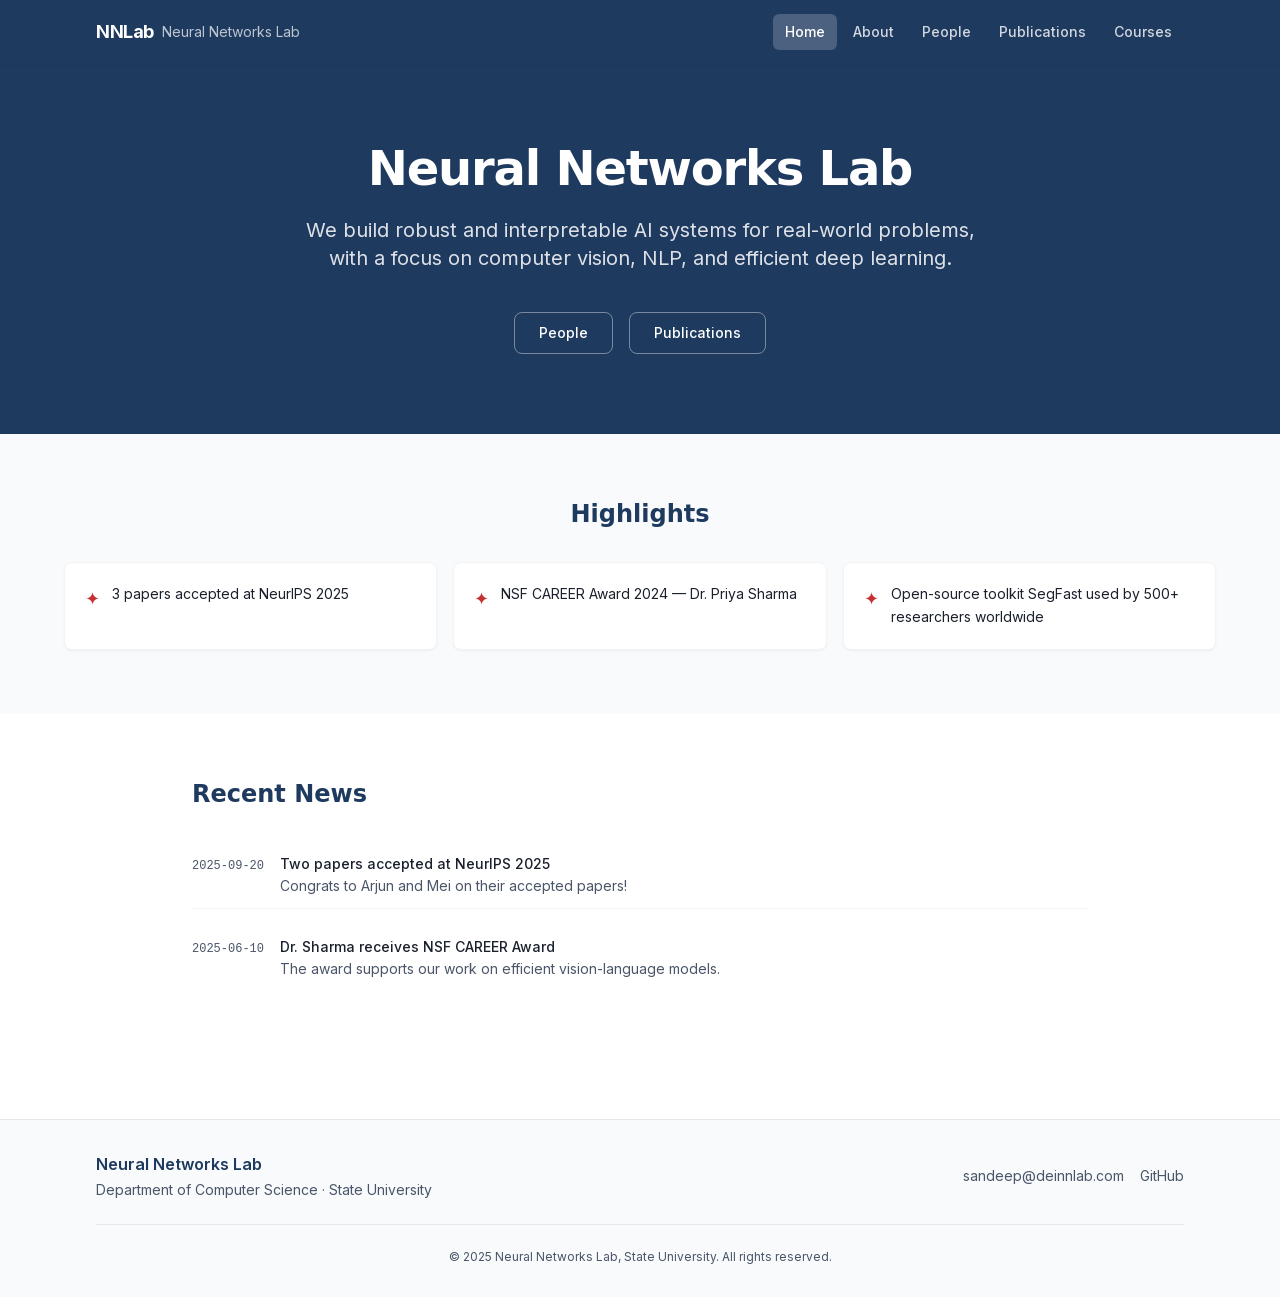
<file: index.html>
<!DOCTYPE html><html lang="en"><head><meta charSet="utf-8"/><meta name="viewport" content="width=device-width, initial-scale=1"/><link rel="preload" href="/_next/static/media/e4af272ccee01ff0-s.p.woff2" as="font" crossorigin="" type="font/woff2"/><link rel="stylesheet" href="/_next/static/css/364f4111d3280aca.css" data-precedence="next"/><link rel="preload" as="script" fetchPriority="low" href="/_next/static/chunks/webpack-9d964d8cb0d81fe9.js"/><script src="/_next/static/chunks/fd9d1056-3eee857bde8f3b06.js" async=""></script><script src="/_next/static/chunks/117-1410eaa8320e3733.js" async=""></script><script src="/_next/static/chunks/main-app-9709b040545f34bc.js" async=""></script><script src="/_next/static/chunks/972-380f0c685af81116.js" async=""></script><script src="/_next/static/chunks/app/page-b0c9f2ec3e99c0d0.js" async=""></script><script src="/_next/static/chunks/app/layout-0d282a8eafd0fd22.js" async=""></script><title>Neural Networks Lab</title><meta name="description" content="Neural Networks Lab at State University"/><meta name="next-size-adjust"/><style>
          :root {
            --color-primary: #1e3a5f;
            --color-secondary: #2b6cb0;
            --color-accent: #c53030;
            --color-background: #ffffff;
            --color-surface: #f8fafc;
            --color-text-primary: #1a202c;
            --color-text-secondary: #4a5568;
          }
        </style><script src="/_next/static/chunks/polyfills-42372ed130431b0a.js" noModule=""></script></head><body class="__className_f367f3"><header class="sticky top-0 z-50 shadow-sm" style="background-color:var(--color-primary)"><nav class="max-w-6xl mx-auto px-4 sm:px-6 lg:px-8"><div class="flex items-center justify-between h-16"><a class="flex items-center gap-2" href="/"><span class="text-white font-bold text-lg tracking-tight">NNLab</span><span class="hidden sm:block text-white/70 text-sm">Neural Networks Lab</span></a><div class="hidden md:flex items-center gap-1"><a class="px-3 py-2 rounded-md text-sm font-medium transition-colors bg-white/20 text-white" href="/">Home</a><a class="px-3 py-2 rounded-md text-sm font-medium transition-colors text-white/80 hover:bg-white/10 hover:text-white" href="/about/">About</a><a class="px-3 py-2 rounded-md text-sm font-medium transition-colors text-white/80 hover:bg-white/10 hover:text-white" href="/people/">People</a><a class="px-3 py-2 rounded-md text-sm font-medium transition-colors text-white/80 hover:bg-white/10 hover:text-white" href="/publications/">Publications</a><a class="px-3 py-2 rounded-md text-sm font-medium transition-colors text-white/80 hover:bg-white/10 hover:text-white" href="/courses/">Courses</a></div><button class="md:hidden text-white/80 hover:text-white p-2" aria-label="Toggle menu"><svg class="w-6 h-6" fill="none" viewBox="0 0 24 24" stroke="currentColor"><path stroke-linecap="round" stroke-linejoin="round" stroke-width="2" d="M4 6h16M4 12h16M4 18h16"></path></svg></button></div></nav></header><main class="min-h-screen"><div><section class="py-20 px-4 text-center text-white" style="background-color:var(--color-primary)"><div class="max-w-4xl mx-auto"><h1 class="text-4xl md:text-5xl font-bold tracking-tight mb-6">Neural Networks Lab</h1><p class="text-lg md:text-xl text-white/85 max-w-2xl mx-auto leading-relaxed">We build robust and interpretable AI systems for real-world problems, with a focus on computer vision, NLP, and efficient deep learning.</p><div class="mt-10 flex flex-wrap gap-4 justify-center"><a class="px-6 py-2.5 rounded-lg font-medium text-sm border border-white/40 hover:bg-white/10 transition-colors" href="/people/">People</a><a class="px-6 py-2.5 rounded-lg font-medium text-sm border border-white/40 hover:bg-white/10 transition-colors" href="/publications/">Publications</a></div></div></section><section class="py-16 px-4" style="background-color:var(--color-surface)"><div class="max-w-6xl mx-auto"><h2 class="text-2xl font-bold mb-8 text-center" style="color:var(--color-primary)">Highlights</h2><div class="grid grid-cols-1 md:grid-cols-2 lg:grid-cols-3 gap-4"><div class="bg-white rounded-lg p-5 shadow-sm border border-gray-100 flex gap-3"><span class="text-lg mt-0.5" style="color:var(--color-accent)">✦</span><p class="text-sm leading-relaxed" style="color:var(--color-text-primary)">3 papers accepted at NeurIPS 2025</p></div><div class="bg-white rounded-lg p-5 shadow-sm border border-gray-100 flex gap-3"><span class="text-lg mt-0.5" style="color:var(--color-accent)">✦</span><p class="text-sm leading-relaxed" style="color:var(--color-text-primary)">NSF CAREER Award 2024 — Dr. Priya Sharma</p></div><div class="bg-white rounded-lg p-5 shadow-sm border border-gray-100 flex gap-3"><span class="text-lg mt-0.5" style="color:var(--color-accent)">✦</span><p class="text-sm leading-relaxed" style="color:var(--color-text-primary)">Open-source toolkit SegFast used by 500+ researchers worldwide</p></div></div></div></section><section class="py-16 px-4"><div class="max-w-4xl mx-auto"><div class="flex items-center justify-between mb-8"><h2 class="text-2xl font-bold" style="color:var(--color-primary)">Recent News</h2></div><div class="space-y-4"><div class="flex gap-4 py-3 border-b border-gray-100 last:border-0"><span class="text-xs font-mono whitespace-nowrap mt-0.5 pt-0.5" style="color:var(--color-text-secondary)">2025-09-20</span><div><p class="font-medium text-sm">Two papers accepted at NeurIPS 2025</p><p class="text-sm mt-0.5" style="color:var(--color-text-secondary)">Congrats to Arjun and Mei on their accepted papers!</p></div></div><div class="flex gap-4 py-3 border-b border-gray-100 last:border-0"><span class="text-xs font-mono whitespace-nowrap mt-0.5 pt-0.5" style="color:var(--color-text-secondary)">2025-06-10</span><div><p class="font-medium text-sm">Dr. Sharma receives NSF CAREER Award</p><p class="text-sm mt-0.5" style="color:var(--color-text-secondary)">The award supports our work on efficient vision-language models.</p></div></div></div></div></section></div></main><footer class="border-t mt-16" style="background-color:var(--color-surface)"><div class="max-w-6xl mx-auto px-4 sm:px-6 lg:px-8 py-8"><div class="flex flex-col md:flex-row items-center justify-between gap-4"><div><p class="font-semibold" style="color:var(--color-primary)">Neural Networks Lab</p><p class="text-sm mt-1" style="color:var(--color-text-secondary)">Department of Computer Science<!-- --> · <!-- -->State University</p></div><div class="flex items-center gap-4 text-sm" style="color:var(--color-text-secondary)"><a href="mailto:sandeep@deinnlab.com" class="hover:underline">sandeep@deinnlab.com</a><a href="https://github.com" target="_blank" rel="noopener noreferrer" class="hover:underline">GitHub</a></div></div><div class="mt-6 pt-6 border-t text-center text-xs" style="color:var(--color-text-secondary)">© 2025 Neural Networks Lab, State University. All rights reserved.</div></div></footer><script src="/_next/static/chunks/webpack-9d964d8cb0d81fe9.js" async=""></script><script>(self.__next_f=self.__next_f||[]).push([0]);self.__next_f.push([2,null])</script><script>self.__next_f.push([1,"1:HL[\"/_next/static/media/e4af272ccee01ff0-s.p.woff2\",\"font\",{\"crossOrigin\":\"\",\"type\":\"font/woff2\"}]\n2:HL[\"/_next/static/css/364f4111d3280aca.css\",\"style\"]\n"])</script><script>self.__next_f.push([1,"3:I[2846,[],\"\"]\n5:I[2972,[\"972\",\"static/chunks/972-380f0c685af81116.js\",\"931\",\"static/chunks/app/page-b0c9f2ec3e99c0d0.js\"],\"\"]\n6:I[3420,[\"972\",\"static/chunks/972-380f0c685af81116.js\",\"185\",\"static/chunks/app/layout-0d282a8eafd0fd22.js\"],\"default\"]\n7:I[4707,[],\"\"]\n8:I[6423,[],\"\"]\na:I[1060,[],\"\"]\nb:[]\n"])</script><script>self.__next_f.push([1,"0:[\"$\",\"$L3\",null,{\"buildId\":\"erIXIb9yv74kvQMpXHf3U\",\"assetPrefix\":\"\",\"urlParts\":[\"\",\"\"],\"initialTree\":[\"\",{\"children\":[\"__PAGE__\",{}]},\"$undefined\",\"$undefined\",true],\"initialSeedData\":[\"\",{\"children\":[\"__PAGE__\",{},[[\"$L4\",[\"$\",\"div\",null,{\"children\":[[\"$\",\"section\",null,{\"className\":\"py-20 px-4 text-center text-white\",\"style\":{\"backgroundColor\":\"var(--color-primary)\"},\"children\":[\"$\",\"div\",null,{\"className\":\"max-w-4xl mx-auto\",\"children\":[\"\",[\"$\",\"h1\",null,{\"className\":\"text-4xl md:text-5xl font-bold tracking-tight mb-6\",\"children\":\"Neural Networks Lab\"}],[\"$\",\"p\",null,{\"className\":\"text-lg md:text-xl text-white/85 max-w-2xl mx-auto leading-relaxed\",\"children\":\"We build robust and interpretable AI systems for real-world problems, with a focus on computer vision, NLP, and efficient deep learning.\"}],[\"$\",\"div\",null,{\"className\":\"mt-10 flex flex-wrap gap-4 justify-center\",\"children\":[[\"$\",\"$L5\",\"people\",{\"href\":\"/people\",\"className\":\"px-6 py-2.5 rounded-lg font-medium text-sm border border-white/40 hover:bg-white/10 transition-colors\",\"children\":\"People\"}],[\"$\",\"$L5\",\"publications\",{\"href\":\"/publications\",\"className\":\"px-6 py-2.5 rounded-lg font-medium text-sm border border-white/40 hover:bg-white/10 transition-colors\",\"children\":\"Publications\"}]]}]]}]}],[\"$\",\"section\",null,{\"className\":\"py-16 px-4\",\"style\":{\"backgroundColor\":\"var(--color-surface)\"},\"children\":[\"$\",\"div\",null,{\"className\":\"max-w-6xl mx-auto\",\"children\":[[\"$\",\"h2\",null,{\"className\":\"text-2xl font-bold mb-8 text-center\",\"style\":{\"color\":\"var(--color-primary)\"},\"children\":\"Highlights\"}],[\"$\",\"div\",null,{\"className\":\"grid grid-cols-1 md:grid-cols-2 lg:grid-cols-3 gap-4\",\"children\":[[\"$\",\"div\",\"0\",{\"className\":\"bg-white rounded-lg p-5 shadow-sm border border-gray-100 flex gap-3\",\"children\":[[\"$\",\"span\",null,{\"className\":\"text-lg mt-0.5\",\"style\":{\"color\":\"var(--color-accent)\"},\"children\":\"✦\"}],[\"$\",\"p\",null,{\"className\":\"text-sm leading-relaxed\",\"style\":{\"color\":\"var(--color-text-primary)\"},\"children\":\"3 papers accepted at NeurIPS 2025\"}]]}],[\"$\",\"div\",\"1\",{\"className\":\"bg-white rounded-lg p-5 shadow-sm border border-gray-100 flex gap-3\",\"children\":[[\"$\",\"span\",null,{\"className\":\"text-lg mt-0.5\",\"style\":{\"color\":\"var(--color-accent)\"},\"children\":\"✦\"}],[\"$\",\"p\",null,{\"className\":\"text-sm leading-relaxed\",\"style\":{\"color\":\"var(--color-text-primary)\"},\"children\":\"NSF CAREER Award 2024 — Dr. Priya Sharma\"}]]}],[\"$\",\"div\",\"2\",{\"className\":\"bg-white rounded-lg p-5 shadow-sm border border-gray-100 flex gap-3\",\"children\":[[\"$\",\"span\",null,{\"className\":\"text-lg mt-0.5\",\"style\":{\"color\":\"var(--color-accent)\"},\"children\":\"✦\"}],[\"$\",\"p\",null,{\"className\":\"text-sm leading-relaxed\",\"style\":{\"color\":\"var(--color-text-primary)\"},\"children\":\"Open-source toolkit SegFast used by 500+ researchers worldwide\"}]]}]]}]]}]}],[\"$\",\"section\",null,{\"className\":\"py-16 px-4\",\"children\":[\"$\",\"div\",null,{\"className\":\"max-w-4xl mx-auto\",\"children\":[[\"$\",\"div\",null,{\"className\":\"flex items-center justify-between mb-8\",\"children\":[[\"$\",\"h2\",null,{\"className\":\"text-2xl font-bold\",\"style\":{\"color\":\"var(--color-primary)\"},\"children\":\"Recent News\"}],false]}],[\"$\",\"div\",null,{\"className\":\"space-y-4\",\"children\":[[\"$\",\"div\",\"0\",{\"className\":\"flex gap-4 py-3 border-b border-gray-100 last:border-0\",\"children\":[[\"$\",\"span\",null,{\"className\":\"text-xs font-mono whitespace-nowrap mt-0.5 pt-0.5\",\"style\":{\"color\":\"var(--color-text-secondary)\"},\"children\":\"2025-09-20\"}],[\"$\",\"div\",null,{\"children\":[[\"$\",\"p\",null,{\"className\":\"font-medium text-sm\",\"children\":\"Two papers accepted at NeurIPS 2025\"}],[\"$\",\"p\",null,{\"className\":\"text-sm mt-0.5\",\"style\":{\"color\":\"var(--color-text-secondary)\"},\"children\":\"Congrats to Arjun and Mei on their accepted papers!\"}]]}]]}],[\"$\",\"div\",\"1\",{\"className\":\"flex gap-4 py-3 border-b border-gray-100 last:border-0\",\"children\":[[\"$\",\"span\",null,{\"className\":\"text-xs font-mono whitespace-nowrap mt-0.5 pt-0.5\",\"style\":{\"color\":\"var(--color-text-secondary)\"},\"children\":\"2025-06-10\"}],[\"$\",\"div\",null,{\"children\":[[\"$\",\"p\",null,{\"className\":\"font-medium text-sm\",\"children\":\"Dr. Sharma receives NSF CAREER Award\"}],[\"$\",\"p\",null,{\"className\":\"text-sm mt-0.5\",\"style\":{\"color\":\"var(--color-text-secondary)\"},\"children\":\"The award supports our work on efficient vision-language models.\"}]]}]]}]]}]]}]}]]}],null],null],null]},[[[[\"$\",\"link\",\"0\",{\"rel\":\"stylesheet\",\"href\":\"/_next/static/css/364f4111d3280aca.css\",\"precedence\":\"next\",\"crossOrigin\":\"$undefined\"}]],[\"$\",\"html\",null,{\"lang\":\"en\",\"children\":[[\"$\",\"head\",null,{\"children\":[\"$\",\"style\",null,{\"children\":\"\\n          :root {\\n            --color-primary: #1e3a5f;\\n            --color-secondary: #2b6cb0;\\n            --color-accent: #c53030;\\n            --color-background: #ffffff;\\n            --color-surface: #f8fafc;\\n            --color-text-primary: #1a202c;\\n            --color-text-secondary: #4a5568;\\n          }\\n        \"}]}],[\"$\",\"body\",null,{\"className\":\"__className_f367f3\",\"children\":[[\"$\",\"$L6\",null,{}],[\"$\",\"main\",null,{\"className\":\"min-h-screen\",\"children\":[\"$\",\"$L7\",null,{\"parallelRouterKey\":\"children\",\"segmentPath\":[\"children\"],\"error\":\"$undefined\",\"errorStyles\":\"$undefined\",\"errorScripts\":\"$undefined\",\"template\":[\"$\",\"$L8\",null,{}],\"templateStyles\":\"$undefined\",\"templateScripts\":\"$undefined\",\"notFound\":[[\"$\",\"title\",null,{\"children\":\"404: This page could not be found.\"}],[\"$\",\"div\",null,{\"style\":{\"fontFamily\":\"system-ui,\\\"Segoe UI\\\",Roboto,Helvetica,Arial,sans-serif,\\\"Apple Color Emoji\\\",\\\"Segoe UI Emoji\\\"\",\"height\":\"100vh\",\"textAlign\":\"center\",\"display\":\"flex\",\"flexDirection\":\"column\",\"alignItems\":\"center\",\"justifyContent\":\"center\"},\"children\":[\"$\",\"div\",null,{\"children\":[[\"$\",\"style\",null,{\"dangerouslySetInnerHTML\":{\"__html\":\"body{color:#000;background:#fff;margin:0}.next-error-h1{border-right:1px solid rgba(0,0,0,.3)}@media (prefers-color-scheme:dark){body{color:#fff;background:#000}.next-error-h1{border-right:1px solid rgba(255,255,255,.3)}}\"}}],[\"$\",\"h1\",null,{\"className\":\"next-error-h1\",\"style\":{\"display\":\"inline-block\",\"margin\":\"0 20px 0 0\",\"padding\":\"0 23px 0 0\",\"fontSize\":24,\"fontWeight\":500,\"verticalAlign\":\"top\",\"lineHeight\":\"49px\"},\"children\":\"404\"}],[\"$\",\"div\",null,{\"style\":{\"display\":\"inline-block\"},\"children\":[\"$\",\"h2\",null,{\"style\":{\"fontSize\":14,\"fontWeight\":400,\"lineHeight\":\"49px\",\"margin\":0},\"children\":\"This page could not be found.\"}]}]]}]}]],\"notFoundStyles\":[]}]}],[\"$\",\"footer\",null,{\"className\":\"border-t mt-16\",\"style\":{\"backgroundColor\":\"var(--color-surface)\"},\"children\":[\"$\",\"div\",null,{\"className\":\"max-w-6xl mx-auto px-4 sm:px-6 lg:px-8 py-8\",\"children\":[[\"$\",\"div\",null,{\"className\":\"flex flex-col md:flex-row items-center justify-between gap-4\",\"children\":[[\"$\",\"div\",null,{\"children\":[[\"$\",\"p\",null,{\"className\":\"font-semibold\",\"style\":{\"color\":\"var(--color-primary)\"},\"children\":\"Neural Networks Lab\"}],[\"$\",\"p\",null,{\"className\":\"text-sm mt-1\",\"style\":{\"color\":\"var(--color-text-secondary)\"},\"children\":[\"Department of Computer Science\",\" · \",\"State University\"]}]]}],[\"$\",\"div\",null,{\"className\":\"flex items-center gap-4 text-sm\",\"style\":{\"color\":\"var(--color-text-secondary)\"},\"children\":[[\"$\",\"a\",null,{\"href\":\"mailto:sandeep@deinnlab.com\",\"className\":\"hover:underline\",\"children\":\"sandeep@deinnlab.com\"}],[\"$\",\"a\",null,{\"href\":\"https://github.com\",\"target\":\"_blank\",\"rel\":\"noopener noreferrer\",\"className\":\"hover:underline\",\"children\":\"GitHub\"}],\"\"]}]]}],[\"$\",\"div\",null,{\"className\":\"mt-6 pt-6 border-t text-center text-xs\",\"style\":{\"color\":\"var(--color-text-secondary)\"},\"children\":\"© 2025 Neural Networks Lab, State University. All rights reserved.\"}]]}]}]]}]]}]],null],null],\"couldBeIntercepted\":false,\"initialHead\":[null,\"$L9\"],\"globalErrorComponent\":\"$a\",\"missingSlots\":\"$Wb\"}]\n"])</script><script>self.__next_f.push([1,"9:[[\"$\",\"meta\",\"0\",{\"name\":\"viewport\",\"content\":\"width=device-width, initial-scale=1\"}],[\"$\",\"meta\",\"1\",{\"charSet\":\"utf-8\"}],[\"$\",\"title\",\"2\",{\"children\":\"Neural Networks Lab\"}],[\"$\",\"meta\",\"3\",{\"name\":\"description\",\"content\":\"Neural Networks Lab at State University\"}],[\"$\",\"meta\",\"4\",{\"name\":\"next-size-adjust\"}]]\n4:null\n"])</script></body></html>
</file>
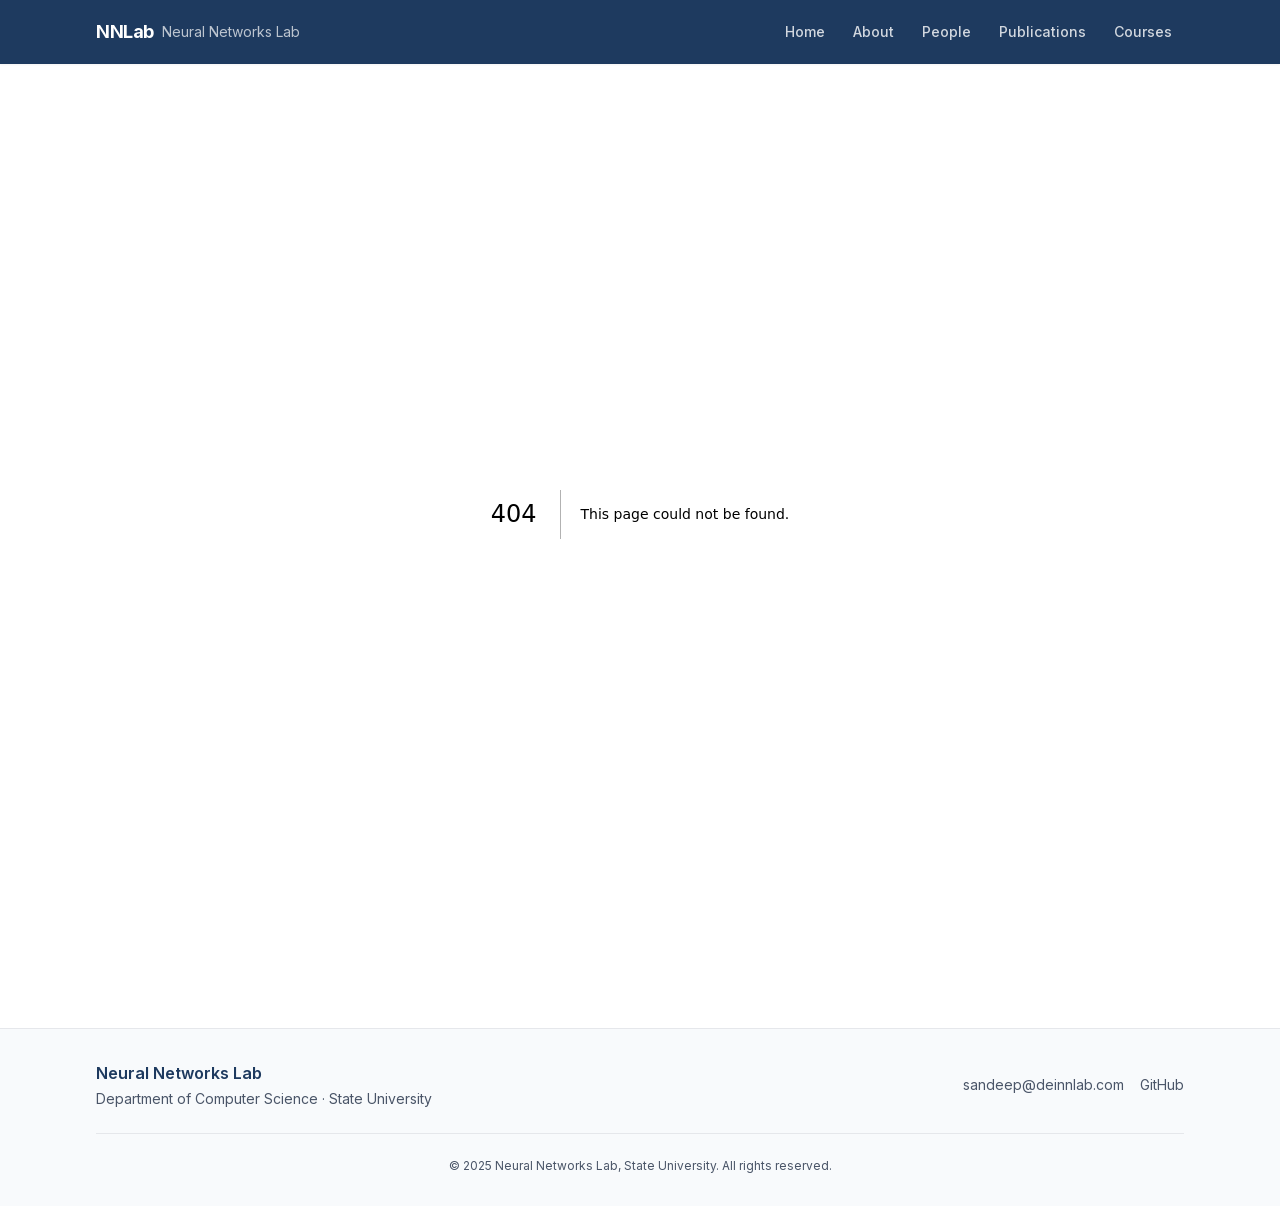
<file: 404/index.html>
<!DOCTYPE html><html lang="en"><head><meta charSet="utf-8"/><meta name="viewport" content="width=device-width, initial-scale=1"/><link rel="preload" href="/_next/static/media/e4af272ccee01ff0-s.p.woff2" as="font" crossorigin="" type="font/woff2"/><link rel="stylesheet" href="/_next/static/css/364f4111d3280aca.css" data-precedence="next"/><link rel="preload" as="script" fetchPriority="low" href="/_next/static/chunks/webpack-9d964d8cb0d81fe9.js"/><script src="/_next/static/chunks/fd9d1056-3eee857bde8f3b06.js" async=""></script><script src="/_next/static/chunks/117-1410eaa8320e3733.js" async=""></script><script src="/_next/static/chunks/main-app-9709b040545f34bc.js" async=""></script><script src="/_next/static/chunks/972-380f0c685af81116.js" async=""></script><script src="/_next/static/chunks/app/layout-0d282a8eafd0fd22.js" async=""></script><meta name="robots" content="noindex"/><title>404: This page could not be found.</title><title>Neural Networks Lab</title><meta name="description" content="Neural Networks Lab at State University"/><meta name="next-size-adjust"/><style>
          :root {
            --color-primary: #1e3a5f;
            --color-secondary: #2b6cb0;
            --color-accent: #c53030;
            --color-background: #ffffff;
            --color-surface: #f8fafc;
            --color-text-primary: #1a202c;
            --color-text-secondary: #4a5568;
          }
        </style><script src="/_next/static/chunks/polyfills-42372ed130431b0a.js" noModule=""></script></head><body class="__className_f367f3"><header class="sticky top-0 z-50 shadow-sm" style="background-color:var(--color-primary)"><nav class="max-w-6xl mx-auto px-4 sm:px-6 lg:px-8"><div class="flex items-center justify-between h-16"><a class="flex items-center gap-2" href="/"><span class="text-white font-bold text-lg tracking-tight">NNLab</span><span class="hidden sm:block text-white/70 text-sm">Neural Networks Lab</span></a><div class="hidden md:flex items-center gap-1"><a class="px-3 py-2 rounded-md text-sm font-medium transition-colors text-white/80 hover:bg-white/10 hover:text-white" href="/">Home</a><a class="px-3 py-2 rounded-md text-sm font-medium transition-colors text-white/80 hover:bg-white/10 hover:text-white" href="/about/">About</a><a class="px-3 py-2 rounded-md text-sm font-medium transition-colors text-white/80 hover:bg-white/10 hover:text-white" href="/people/">People</a><a class="px-3 py-2 rounded-md text-sm font-medium transition-colors text-white/80 hover:bg-white/10 hover:text-white" href="/publications/">Publications</a><a class="px-3 py-2 rounded-md text-sm font-medium transition-colors text-white/80 hover:bg-white/10 hover:text-white" href="/courses/">Courses</a></div><button class="md:hidden text-white/80 hover:text-white p-2" aria-label="Toggle menu"><svg class="w-6 h-6" fill="none" viewBox="0 0 24 24" stroke="currentColor"><path stroke-linecap="round" stroke-linejoin="round" stroke-width="2" d="M4 6h16M4 12h16M4 18h16"></path></svg></button></div></nav></header><main class="min-h-screen"><div style="font-family:system-ui,&quot;Segoe UI&quot;,Roboto,Helvetica,Arial,sans-serif,&quot;Apple Color Emoji&quot;,&quot;Segoe UI Emoji&quot;;height:100vh;text-align:center;display:flex;flex-direction:column;align-items:center;justify-content:center"><div><style>body{color:#000;background:#fff;margin:0}.next-error-h1{border-right:1px solid rgba(0,0,0,.3)}@media (prefers-color-scheme:dark){body{color:#fff;background:#000}.next-error-h1{border-right:1px solid rgba(255,255,255,.3)}}</style><h1 class="next-error-h1" style="display:inline-block;margin:0 20px 0 0;padding:0 23px 0 0;font-size:24px;font-weight:500;vertical-align:top;line-height:49px">404</h1><div style="display:inline-block"><h2 style="font-size:14px;font-weight:400;line-height:49px;margin:0">This page could not be found.</h2></div></div></div></main><footer class="border-t mt-16" style="background-color:var(--color-surface)"><div class="max-w-6xl mx-auto px-4 sm:px-6 lg:px-8 py-8"><div class="flex flex-col md:flex-row items-center justify-between gap-4"><div><p class="font-semibold" style="color:var(--color-primary)">Neural Networks Lab</p><p class="text-sm mt-1" style="color:var(--color-text-secondary)">Department of Computer Science<!-- --> · <!-- -->State University</p></div><div class="flex items-center gap-4 text-sm" style="color:var(--color-text-secondary)"><a href="mailto:sandeep@deinnlab.com" class="hover:underline">sandeep@deinnlab.com</a><a href="https://github.com" target="_blank" rel="noopener noreferrer" class="hover:underline">GitHub</a></div></div><div class="mt-6 pt-6 border-t text-center text-xs" style="color:var(--color-text-secondary)">© 2025 Neural Networks Lab, State University. All rights reserved.</div></div></footer><script src="/_next/static/chunks/webpack-9d964d8cb0d81fe9.js" async=""></script><script>(self.__next_f=self.__next_f||[]).push([0]);self.__next_f.push([2,null])</script><script>self.__next_f.push([1,"1:HL[\"/_next/static/media/e4af272ccee01ff0-s.p.woff2\",\"font\",{\"crossOrigin\":\"\",\"type\":\"font/woff2\"}]\n2:HL[\"/_next/static/css/364f4111d3280aca.css\",\"style\"]\n"])</script><script>self.__next_f.push([1,"3:I[2846,[],\"\"]\n5:I[4707,[],\"\"]\n6:I[6423,[],\"\"]\n7:I[3420,[\"972\",\"static/chunks/972-380f0c685af81116.js\",\"185\",\"static/chunks/app/layout-0d282a8eafd0fd22.js\"],\"default\"]\nd:I[1060,[],\"\"]\n8:{\"fontFamily\":\"system-ui,\\\"Segoe UI\\\",Roboto,Helvetica,Arial,sans-serif,\\\"Apple Color Emoji\\\",\\\"Segoe UI Emoji\\\"\",\"height\":\"100vh\",\"textAlign\":\"center\",\"display\":\"flex\",\"flexDirection\":\"column\",\"alignItems\":\"center\",\"justifyContent\":\"center\"}\n9:{\"display\":\"inline-block\",\"margin\":\"0 20px 0 0\",\"padding\":\"0 23px 0 0\",\"fontSize\":24,\"fontWeight\":500,\"verticalAlign\":\"top\",\"lineHeight\":\"49px\"}\na:{\"display\":\"inline-block\"}\nb:{\"fontSize\":14,\"fontWeight\":400,\"lineHeight\":\"49px\",\"margin\":0}\ne:[]\n"])</script><script>self.__next_f.push([1,"0:[\"$\",\"$L3\",null,{\"buildId\":\"erIXIb9yv74kvQMpXHf3U\",\"assetPrefix\":\"\",\"urlParts\":[\"\",\"_not-found\",\"\"],\"initialTree\":[\"\",{\"children\":[\"/_not-found\",{\"children\":[\"__PAGE__\",{}]}]},\"$undefined\",\"$undefined\",true],\"initialSeedData\":[\"\",{\"children\":[\"/_not-found\",{\"children\":[\"__PAGE__\",{},[[\"$L4\",[[\"$\",\"title\",null,{\"children\":\"404: This page could not be found.\"}],[\"$\",\"div\",null,{\"style\":{\"fontFamily\":\"system-ui,\\\"Segoe UI\\\",Roboto,Helvetica,Arial,sans-serif,\\\"Apple Color Emoji\\\",\\\"Segoe UI Emoji\\\"\",\"height\":\"100vh\",\"textAlign\":\"center\",\"display\":\"flex\",\"flexDirection\":\"column\",\"alignItems\":\"center\",\"justifyContent\":\"center\"},\"children\":[\"$\",\"div\",null,{\"children\":[[\"$\",\"style\",null,{\"dangerouslySetInnerHTML\":{\"__html\":\"body{color:#000;background:#fff;margin:0}.next-error-h1{border-right:1px solid rgba(0,0,0,.3)}@media (prefers-color-scheme:dark){body{color:#fff;background:#000}.next-error-h1{border-right:1px solid rgba(255,255,255,.3)}}\"}}],[\"$\",\"h1\",null,{\"className\":\"next-error-h1\",\"style\":{\"display\":\"inline-block\",\"margin\":\"0 20px 0 0\",\"padding\":\"0 23px 0 0\",\"fontSize\":24,\"fontWeight\":500,\"verticalAlign\":\"top\",\"lineHeight\":\"49px\"},\"children\":\"404\"}],[\"$\",\"div\",null,{\"style\":{\"display\":\"inline-block\"},\"children\":[\"$\",\"h2\",null,{\"style\":{\"fontSize\":14,\"fontWeight\":400,\"lineHeight\":\"49px\",\"margin\":0},\"children\":\"This page could not be found.\"}]}]]}]}]],null],null],null]},[null,[\"$\",\"$L5\",null,{\"parallelRouterKey\":\"children\",\"segmentPath\":[\"children\",\"/_not-found\",\"children\"],\"error\":\"$undefined\",\"errorStyles\":\"$undefined\",\"errorScripts\":\"$undefined\",\"template\":[\"$\",\"$L6\",null,{}],\"templateStyles\":\"$undefined\",\"templateScripts\":\"$undefined\",\"notFound\":\"$undefined\",\"notFoundStyles\":\"$undefined\"}]],null]},[[[[\"$\",\"link\",\"0\",{\"rel\":\"stylesheet\",\"href\":\"/_next/static/css/364f4111d3280aca.css\",\"precedence\":\"next\",\"crossOrigin\":\"$undefined\"}]],[\"$\",\"html\",null,{\"lang\":\"en\",\"children\":[[\"$\",\"head\",null,{\"children\":[\"$\",\"style\",null,{\"children\":\"\\n          :root {\\n            --color-primary: #1e3a5f;\\n            --color-secondary: #2b6cb0;\\n            --color-accent: #c53030;\\n            --color-background: #ffffff;\\n            --color-surface: #f8fafc;\\n            --color-text-primary: #1a202c;\\n            --color-text-secondary: #4a5568;\\n          }\\n        \"}]}],[\"$\",\"body\",null,{\"className\":\"__className_f367f3\",\"children\":[[\"$\",\"$L7\",null,{}],[\"$\",\"main\",null,{\"className\":\"min-h-screen\",\"children\":[\"$\",\"$L5\",null,{\"parallelRouterKey\":\"children\",\"segmentPath\":[\"children\"],\"error\":\"$undefined\",\"errorStyles\":\"$undefined\",\"errorScripts\":\"$undefined\",\"template\":[\"$\",\"$L6\",null,{}],\"templateStyles\":\"$undefined\",\"templateScripts\":\"$undefined\",\"notFound\":[[\"$\",\"title\",null,{\"children\":\"404: This page could not be found.\"}],[\"$\",\"div\",null,{\"style\":\"$8\",\"children\":[\"$\",\"div\",null,{\"children\":[[\"$\",\"style\",null,{\"dangerouslySetInnerHTML\":{\"__html\":\"body{color:#000;background:#fff;margin:0}.next-error-h1{border-right:1px solid rgba(0,0,0,.3)}@media (prefers-color-scheme:dark){body{color:#fff;background:#000}.next-error-h1{border-right:1px solid rgba(255,255,255,.3)}}\"}}],[\"$\",\"h1\",null,{\"className\":\"next-error-h1\",\"style\":\"$9\",\"children\":\"404\"}],[\"$\",\"div\",null,{\"style\":\"$a\",\"children\":[\"$\",\"h2\",null,{\"style\":\"$b\",\"children\":\"This page could not be found.\"}]}]]}]}]],\"notFoundStyles\":[]}]}],[\"$\",\"footer\",null,{\"className\":\"border-t mt-16\",\"style\":{\"backgroundColor\":\"var(--color-surface)\"},\"children\":[\"$\",\"div\",null,{\"className\":\"max-w-6xl mx-auto px-4 sm:px-6 lg:px-8 py-8\",\"children\":[[\"$\",\"div\",null,{\"className\":\"flex flex-col md:flex-row items-center justify-between gap-4\",\"children\":[[\"$\",\"div\",null,{\"children\":[[\"$\",\"p\",null,{\"className\":\"font-semibold\",\"style\":{\"color\":\"var(--color-primary)\"},\"children\":\"Neural Networks Lab\"}],[\"$\",\"p\",null,{\"className\":\"text-sm mt-1\",\"style\":{\"color\":\"var(--color-text-secondary)\"},\"children\":[\"Department of Computer Science\",\" · \",\"State University\"]}]]}],[\"$\",\"div\",null,{\"className\":\"flex items-center gap-4 text-sm\",\"style\":{\"color\":\"var(--color-text-secondary)\"},\"children\":[[\"$\",\"a\",null,{\"href\":\"mailto:sandeep@deinnlab.com\",\"className\":\"hover:underline\",\"children\":\"sandeep@deinnlab.com\"}],[\"$\",\"a\",null,{\"href\":\"https://github.com\",\"target\":\"_blank\",\"rel\":\"noopener noreferrer\",\"className\":\"hover:underline\",\"children\":\"GitHub\"}],\"\"]}]]}],[\"$\",\"div\",null,{\"className\":\"mt-6 pt-6 border-t text-center text-xs\",\"style\":{\"color\":\"var(--color-text-secondary)\"},\"children\":\"© 2025 Neural Networks Lab, State University. All rights reserved.\"}]]}]}]]}]]}]],null],null],\"couldBeIntercepted\":false,\"initialHead\":[[\"$\",\"meta\",null,{\"name\":\"robots\",\"content\":\"noindex\"}],\"$Lc\"],\"globalErrorComponent\":\"$d\",\"missingSlots\":\"$We\"}]\n"])</script><script>self.__next_f.push([1,"c:[[\"$\",\"meta\",\"0\",{\"name\":\"viewport\",\"content\":\"width=device-width, initial-scale=1\"}],[\"$\",\"meta\",\"1\",{\"charSet\":\"utf-8\"}],[\"$\",\"title\",\"2\",{\"children\":\"Neural Networks Lab\"}],[\"$\",\"meta\",\"3\",{\"name\":\"description\",\"content\":\"Neural Networks Lab at State University\"}],[\"$\",\"meta\",\"4\",{\"name\":\"next-size-adjust\"}]]\n4:null\n"])</script></body></html>
</file>
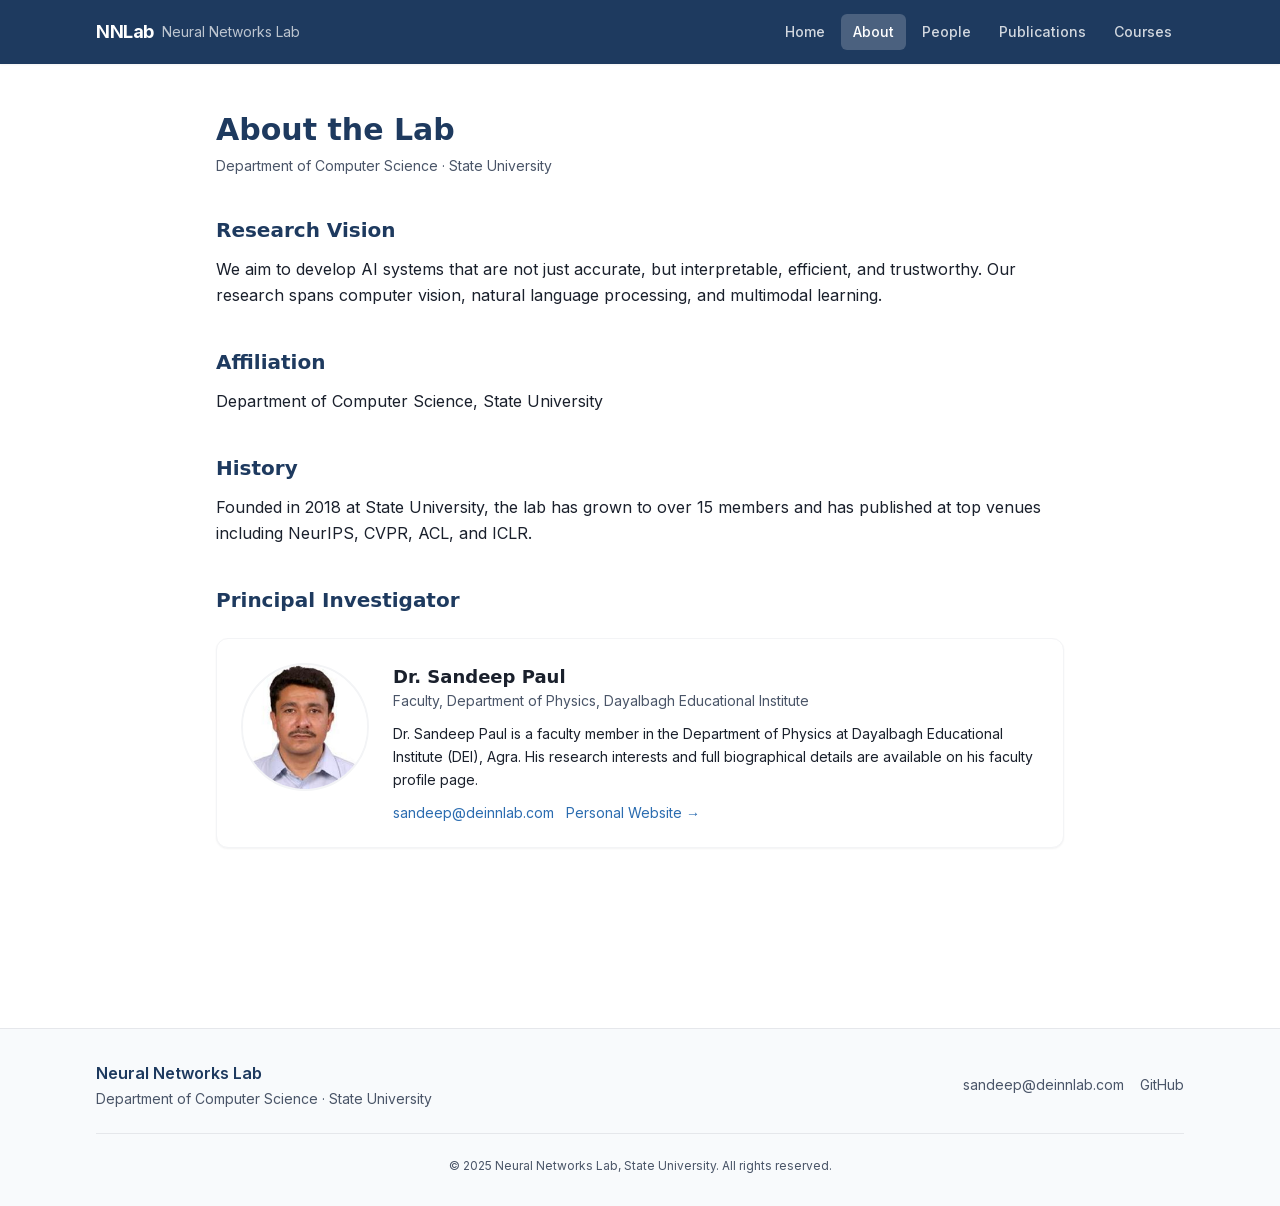
<file: about/index.html>
<!DOCTYPE html><html lang="en"><head><meta charSet="utf-8"/><meta name="viewport" content="width=device-width, initial-scale=1"/><link rel="preload" href="/_next/static/media/e4af272ccee01ff0-s.p.woff2" as="font" crossorigin="" type="font/woff2"/><link rel="preload" as="image" href="/images/sandeep.png"/><link rel="stylesheet" href="/_next/static/css/364f4111d3280aca.css" data-precedence="next"/><link rel="preload" as="script" fetchPriority="low" href="/_next/static/chunks/webpack-9d964d8cb0d81fe9.js"/><script src="/_next/static/chunks/fd9d1056-3eee857bde8f3b06.js" async=""></script><script src="/_next/static/chunks/117-1410eaa8320e3733.js" async=""></script><script src="/_next/static/chunks/main-app-9709b040545f34bc.js" async=""></script><script src="/_next/static/chunks/972-380f0c685af81116.js" async=""></script><script src="/_next/static/chunks/app/layout-0d282a8eafd0fd22.js" async=""></script><title>Neural Networks Lab</title><meta name="description" content="Neural Networks Lab at State University"/><meta name="next-size-adjust"/><style>
          :root {
            --color-primary: #1e3a5f;
            --color-secondary: #2b6cb0;
            --color-accent: #c53030;
            --color-background: #ffffff;
            --color-surface: #f8fafc;
            --color-text-primary: #1a202c;
            --color-text-secondary: #4a5568;
          }
        </style><script src="/_next/static/chunks/polyfills-42372ed130431b0a.js" noModule=""></script></head><body class="__className_f367f3"><header class="sticky top-0 z-50 shadow-sm" style="background-color:var(--color-primary)"><nav class="max-w-6xl mx-auto px-4 sm:px-6 lg:px-8"><div class="flex items-center justify-between h-16"><a class="flex items-center gap-2" href="/"><span class="text-white font-bold text-lg tracking-tight">NNLab</span><span class="hidden sm:block text-white/70 text-sm">Neural Networks Lab</span></a><div class="hidden md:flex items-center gap-1"><a class="px-3 py-2 rounded-md text-sm font-medium transition-colors text-white/80 hover:bg-white/10 hover:text-white" href="/">Home</a><a class="px-3 py-2 rounded-md text-sm font-medium transition-colors bg-white/20 text-white" href="/about/">About</a><a class="px-3 py-2 rounded-md text-sm font-medium transition-colors text-white/80 hover:bg-white/10 hover:text-white" href="/people/">People</a><a class="px-3 py-2 rounded-md text-sm font-medium transition-colors text-white/80 hover:bg-white/10 hover:text-white" href="/publications/">Publications</a><a class="px-3 py-2 rounded-md text-sm font-medium transition-colors text-white/80 hover:bg-white/10 hover:text-white" href="/courses/">Courses</a></div><button class="md:hidden text-white/80 hover:text-white p-2" aria-label="Toggle menu"><svg class="w-6 h-6" fill="none" viewBox="0 0 24 24" stroke="currentColor"><path stroke-linecap="round" stroke-linejoin="round" stroke-width="2" d="M4 6h16M4 12h16M4 18h16"></path></svg></button></div></nav></header><main class="min-h-screen"><div class="max-w-4xl mx-auto px-4 sm:px-6 py-12"><h1 class="text-3xl font-bold mb-2" style="color:var(--color-primary)">About the Lab</h1><p class="text-sm mb-10" style="color:var(--color-text-secondary)">Department of Computer Science<!-- --> · <!-- -->State University</p><section class="mb-10"><h2 class="text-xl font-semibold mb-3" style="color:var(--color-primary)">Research Vision</h2><p class="text-base leading-relaxed" style="color:var(--color-text-primary)">We aim to develop AI systems that are not just accurate, but interpretable, efficient, and trustworthy. Our research spans computer vision, natural language processing, and multimodal learning.</p></section><section class="mb-10"><h2 class="text-xl font-semibold mb-3" style="color:var(--color-primary)">Affiliation</h2><p class="text-base leading-relaxed">Department of Computer Science, State University</p></section><section class="mb-10"><h2 class="text-xl font-semibold mb-3" style="color:var(--color-primary)">History</h2><p class="text-base leading-relaxed">Founded in 2018 at State University, the lab has grown to over 15 members and has published at top venues including NeurIPS, CVPR, ACL, and ICLR.</p></section><section class="mb-10"><h2 class="text-xl font-semibold mb-6" style="color:var(--color-primary)">Principal Investigator</h2><div class="flex flex-col sm:flex-row gap-6 p-6 rounded-xl border border-gray-100 bg-white shadow-sm"><div class="flex-shrink-0"><img src="/images/sandeep.png" alt="Dr. Sandeep Paul" class="w-32 h-32 rounded-full object-cover border-2 border-gray-100"/></div><div><h3 class="text-lg font-semibold">Dr. Sandeep Paul</h3><p class="text-sm mb-3" style="color:var(--color-text-secondary)">Faculty, Department of Physics, Dayalbagh Educational Institute</p><p class="text-sm leading-relaxed mb-3">Dr. Sandeep Paul is a faculty member in the Department of Physics at Dayalbagh Educational Institute (DEI), Agra. His research interests and full biographical details are available on his faculty profile page.</p><div class="flex flex-wrap gap-3 text-sm"><a href="mailto:sandeep@deinnlab.com" class="hover:underline" style="color:var(--color-secondary)">sandeep@deinnlab.com</a><a href="https://www.dei.ac.in/science/index.php/phy-faculty/90-physicsfaculty/158-dr-sandeep-paul" target="_blank" rel="noopener noreferrer" class="hover:underline" style="color:var(--color-secondary)">Personal Website →</a></div></div></div></section></div></main><footer class="border-t mt-16" style="background-color:var(--color-surface)"><div class="max-w-6xl mx-auto px-4 sm:px-6 lg:px-8 py-8"><div class="flex flex-col md:flex-row items-center justify-between gap-4"><div><p class="font-semibold" style="color:var(--color-primary)">Neural Networks Lab</p><p class="text-sm mt-1" style="color:var(--color-text-secondary)">Department of Computer Science<!-- --> · <!-- -->State University</p></div><div class="flex items-center gap-4 text-sm" style="color:var(--color-text-secondary)"><a href="mailto:sandeep@deinnlab.com" class="hover:underline">sandeep@deinnlab.com</a><a href="https://github.com" target="_blank" rel="noopener noreferrer" class="hover:underline">GitHub</a></div></div><div class="mt-6 pt-6 border-t text-center text-xs" style="color:var(--color-text-secondary)">© 2025 Neural Networks Lab, State University. All rights reserved.</div></div></footer><script src="/_next/static/chunks/webpack-9d964d8cb0d81fe9.js" async=""></script><script>(self.__next_f=self.__next_f||[]).push([0]);self.__next_f.push([2,null])</script><script>self.__next_f.push([1,"1:HL[\"/_next/static/media/e4af272ccee01ff0-s.p.woff2\",\"font\",{\"crossOrigin\":\"\",\"type\":\"font/woff2\"}]\n2:HL[\"/_next/static/css/364f4111d3280aca.css\",\"style\"]\n"])</script><script>self.__next_f.push([1,"3:I[2846,[],\"\"]\n5:I[4707,[],\"\"]\n6:I[6423,[],\"\"]\n7:I[3420,[\"972\",\"static/chunks/972-380f0c685af81116.js\",\"185\",\"static/chunks/app/layout-0d282a8eafd0fd22.js\"],\"default\"]\n9:I[1060,[],\"\"]\na:[]\n"])</script><script>self.__next_f.push([1,"0:[\"$\",\"$L3\",null,{\"buildId\":\"erIXIb9yv74kvQMpXHf3U\",\"assetPrefix\":\"\",\"urlParts\":[\"\",\"about\",\"\"],\"initialTree\":[\"\",{\"children\":[\"about\",{\"children\":[\"__PAGE__\",{}]}]},\"$undefined\",\"$undefined\",true],\"initialSeedData\":[\"\",{\"children\":[\"about\",{\"children\":[\"__PAGE__\",{},[[\"$L4\",[\"$\",\"div\",null,{\"className\":\"max-w-4xl mx-auto px-4 sm:px-6 py-12\",\"children\":[[\"$\",\"h1\",null,{\"className\":\"text-3xl font-bold mb-2\",\"style\":{\"color\":\"var(--color-primary)\"},\"children\":\"About the Lab\"}],[\"$\",\"p\",null,{\"className\":\"text-sm mb-10\",\"style\":{\"color\":\"var(--color-text-secondary)\"},\"children\":[\"Department of Computer Science\",\" · \",\"State University\"]}],[\"$\",\"section\",null,{\"className\":\"mb-10\",\"children\":[[\"$\",\"h2\",null,{\"className\":\"text-xl font-semibold mb-3\",\"style\":{\"color\":\"var(--color-primary)\"},\"children\":\"Research Vision\"}],[\"$\",\"p\",null,{\"className\":\"text-base leading-relaxed\",\"style\":{\"color\":\"var(--color-text-primary)\"},\"children\":\"We aim to develop AI systems that are not just accurate, but interpretable, efficient, and trustworthy. Our research spans computer vision, natural language processing, and multimodal learning.\"}]]}],[\"$\",\"section\",null,{\"className\":\"mb-10\",\"children\":[[\"$\",\"h2\",null,{\"className\":\"text-xl font-semibold mb-3\",\"style\":{\"color\":\"var(--color-primary)\"},\"children\":\"Affiliation\"}],[\"$\",\"p\",null,{\"className\":\"text-base leading-relaxed\",\"children\":\"Department of Computer Science, State University\"}]]}],[\"$\",\"section\",null,{\"className\":\"mb-10\",\"children\":[[\"$\",\"h2\",null,{\"className\":\"text-xl font-semibold mb-3\",\"style\":{\"color\":\"var(--color-primary)\"},\"children\":\"History\"}],[\"$\",\"p\",null,{\"className\":\"text-base leading-relaxed\",\"children\":\"Founded in 2018 at State University, the lab has grown to over 15 members and has published at top venues including NeurIPS, CVPR, ACL, and ICLR.\"}]]}],[\"$\",\"section\",null,{\"className\":\"mb-10\",\"children\":[[\"$\",\"h2\",null,{\"className\":\"text-xl font-semibold mb-6\",\"style\":{\"color\":\"var(--color-primary)\"},\"children\":\"Principal Investigator\"}],[\"$\",\"div\",null,{\"className\":\"flex flex-col sm:flex-row gap-6 p-6 rounded-xl border border-gray-100 bg-white shadow-sm\",\"children\":[[\"$\",\"div\",null,{\"className\":\"flex-shrink-0\",\"children\":[\"$\",\"img\",null,{\"src\":\"/images/sandeep.png\",\"alt\":\"Dr. Sandeep Paul\",\"className\":\"w-32 h-32 rounded-full object-cover border-2 border-gray-100\"}]}],[\"$\",\"div\",null,{\"children\":[[\"$\",\"h3\",null,{\"className\":\"text-lg font-semibold\",\"children\":\"Dr. Sandeep Paul\"}],[\"$\",\"p\",null,{\"className\":\"text-sm mb-3\",\"style\":{\"color\":\"var(--color-text-secondary)\"},\"children\":\"Faculty, Department of Physics, Dayalbagh Educational Institute\"}],[\"$\",\"p\",null,{\"className\":\"text-sm leading-relaxed mb-3\",\"children\":\"Dr. Sandeep Paul is a faculty member in the Department of Physics at Dayalbagh Educational Institute (DEI), Agra. His research interests and full biographical details are available on his faculty profile page.\"}],[\"$\",\"div\",null,{\"className\":\"flex flex-wrap gap-3 text-sm\",\"children\":[[\"$\",\"a\",null,{\"href\":\"mailto:sandeep@deinnlab.com\",\"className\":\"hover:underline\",\"style\":{\"color\":\"var(--color-secondary)\"},\"children\":\"sandeep@deinnlab.com\"}],[\"$\",\"a\",null,{\"href\":\"https://www.dei.ac.in/science/index.php/phy-faculty/90-physicsfaculty/158-dr-sandeep-paul\",\"target\":\"_blank\",\"rel\":\"noopener noreferrer\",\"className\":\"hover:underline\",\"style\":{\"color\":\"var(--color-secondary)\"},\"children\":\"Personal Website →\"}]]}]]}]]}]]}]]}],null],null],null]},[null,[\"$\",\"$L5\",null,{\"parallelRouterKey\":\"children\",\"segmentPath\":[\"children\",\"about\",\"children\"],\"error\":\"$undefined\",\"errorStyles\":\"$undefined\",\"errorScripts\":\"$undefined\",\"template\":[\"$\",\"$L6\",null,{}],\"templateStyles\":\"$undefined\",\"templateScripts\":\"$undefined\",\"notFound\":\"$undefined\",\"notFoundStyles\":\"$undefined\"}]],null]},[[[[\"$\",\"link\",\"0\",{\"rel\":\"stylesheet\",\"href\":\"/_next/static/css/364f4111d3280aca.css\",\"precedence\":\"next\",\"crossOrigin\":\"$undefined\"}]],[\"$\",\"html\",null,{\"lang\":\"en\",\"children\":[[\"$\",\"head\",null,{\"children\":[\"$\",\"style\",null,{\"children\":\"\\n          :root {\\n            --color-primary: #1e3a5f;\\n            --color-secondary: #2b6cb0;\\n            --color-accent: #c53030;\\n            --color-background: #ffffff;\\n            --color-surface: #f8fafc;\\n            --color-text-primary: #1a202c;\\n            --color-text-secondary: #4a5568;\\n          }\\n        \"}]}],[\"$\",\"body\",null,{\"className\":\"__className_f367f3\",\"children\":[[\"$\",\"$L7\",null,{}],[\"$\",\"main\",null,{\"className\":\"min-h-screen\",\"children\":[\"$\",\"$L5\",null,{\"parallelRouterKey\":\"children\",\"segmentPath\":[\"children\"],\"error\":\"$undefined\",\"errorStyles\":\"$undefined\",\"errorScripts\":\"$undefined\",\"template\":[\"$\",\"$L6\",null,{}],\"templateStyles\":\"$undefined\",\"templateScripts\":\"$undefined\",\"notFound\":[[\"$\",\"title\",null,{\"children\":\"404: This page could not be found.\"}],[\"$\",\"div\",null,{\"style\":{\"fontFamily\":\"system-ui,\\\"Segoe UI\\\",Roboto,Helvetica,Arial,sans-serif,\\\"Apple Color Emoji\\\",\\\"Segoe UI Emoji\\\"\",\"height\":\"100vh\",\"textAlign\":\"center\",\"display\":\"flex\",\"flexDirection\":\"column\",\"alignItems\":\"center\",\"justifyContent\":\"center\"},\"children\":[\"$\",\"div\",null,{\"children\":[[\"$\",\"style\",null,{\"dangerouslySetInnerHTML\":{\"__html\":\"body{color:#000;background:#fff;margin:0}.next-error-h1{border-right:1px solid rgba(0,0,0,.3)}@media (prefers-color-scheme:dark){body{color:#fff;background:#000}.next-error-h1{border-right:1px solid rgba(255,255,255,.3)}}\"}}],[\"$\",\"h1\",null,{\"className\":\"next-error-h1\",\"style\":{\"display\":\"inline-block\",\"margin\":\"0 20px 0 0\",\"padding\":\"0 23px 0 0\",\"fontSize\":24,\"fontWeight\":500,\"verticalAlign\":\"top\",\"lineHeight\":\"49px\"},\"children\":\"404\"}],[\"$\",\"div\",null,{\"style\":{\"display\":\"inline-block\"},\"children\":[\"$\",\"h2\",null,{\"style\":{\"fontSize\":14,\"fontWeight\":400,\"lineHeight\":\"49px\",\"margin\":0},\"children\":\"This page could not be found.\"}]}]]}]}]],\"notFoundStyles\":[]}]}],[\"$\",\"footer\",null,{\"className\":\"border-t mt-16\",\"style\":{\"backgroundColor\":\"var(--color-surface)\"},\"children\":[\"$\",\"div\",null,{\"className\":\"max-w-6xl mx-auto px-4 sm:px-6 lg:px-8 py-8\",\"children\":[[\"$\",\"div\",null,{\"className\":\"flex flex-col md:flex-row items-center justify-between gap-4\",\"children\":[[\"$\",\"div\",null,{\"children\":[[\"$\",\"p\",null,{\"className\":\"font-semibold\",\"style\":{\"color\":\"var(--color-primary)\"},\"children\":\"Neural Networks Lab\"}],[\"$\",\"p\",null,{\"className\":\"text-sm mt-1\",\"style\":{\"color\":\"var(--color-text-secondary)\"},\"children\":[\"Department of Computer Science\",\" · \",\"State University\"]}]]}],[\"$\",\"div\",null,{\"className\":\"flex items-center gap-4 text-sm\",\"style\":{\"color\":\"var(--color-text-secondary)\"},\"children\":[[\"$\",\"a\",null,{\"href\":\"mailto:sandeep@deinnlab.com\",\"className\":\"hover:underline\",\"children\":\"sandeep@deinnlab.com\"}],[\"$\",\"a\",null,{\"href\":\"https://github.com\",\"target\":\"_blank\",\"rel\":\"noopener noreferrer\",\"className\":\"hover:underline\",\"children\":\"GitHub\"}],\"\"]}]]}],[\"$\",\"div\",null,{\"className\":\"mt-6 pt-6 border-t text-center text-xs\",\"style\":{\"color\":\"var(--color-text-secondary)\"},\"children\":\"© 2025 Neural Networks Lab, State University. All rights reserved.\"}]]}]}]]}]]}]],null],null],\"couldBeIntercepted\":false,\"initialHead\":[null,\"$L8\"],\"globalErrorComponent\":\"$9\",\"missingSlots\":\"$Wa\"}]\n"])</script><script>self.__next_f.push([1,"8:[[\"$\",\"meta\",\"0\",{\"name\":\"viewport\",\"content\":\"width=device-width, initial-scale=1\"}],[\"$\",\"meta\",\"1\",{\"charSet\":\"utf-8\"}],[\"$\",\"title\",\"2\",{\"children\":\"Neural Networks Lab\"}],[\"$\",\"meta\",\"3\",{\"name\":\"description\",\"content\":\"Neural Networks Lab at State University\"}],[\"$\",\"meta\",\"4\",{\"name\":\"next-size-adjust\"}]]\n4:null\n"])</script></body></html>
</file>
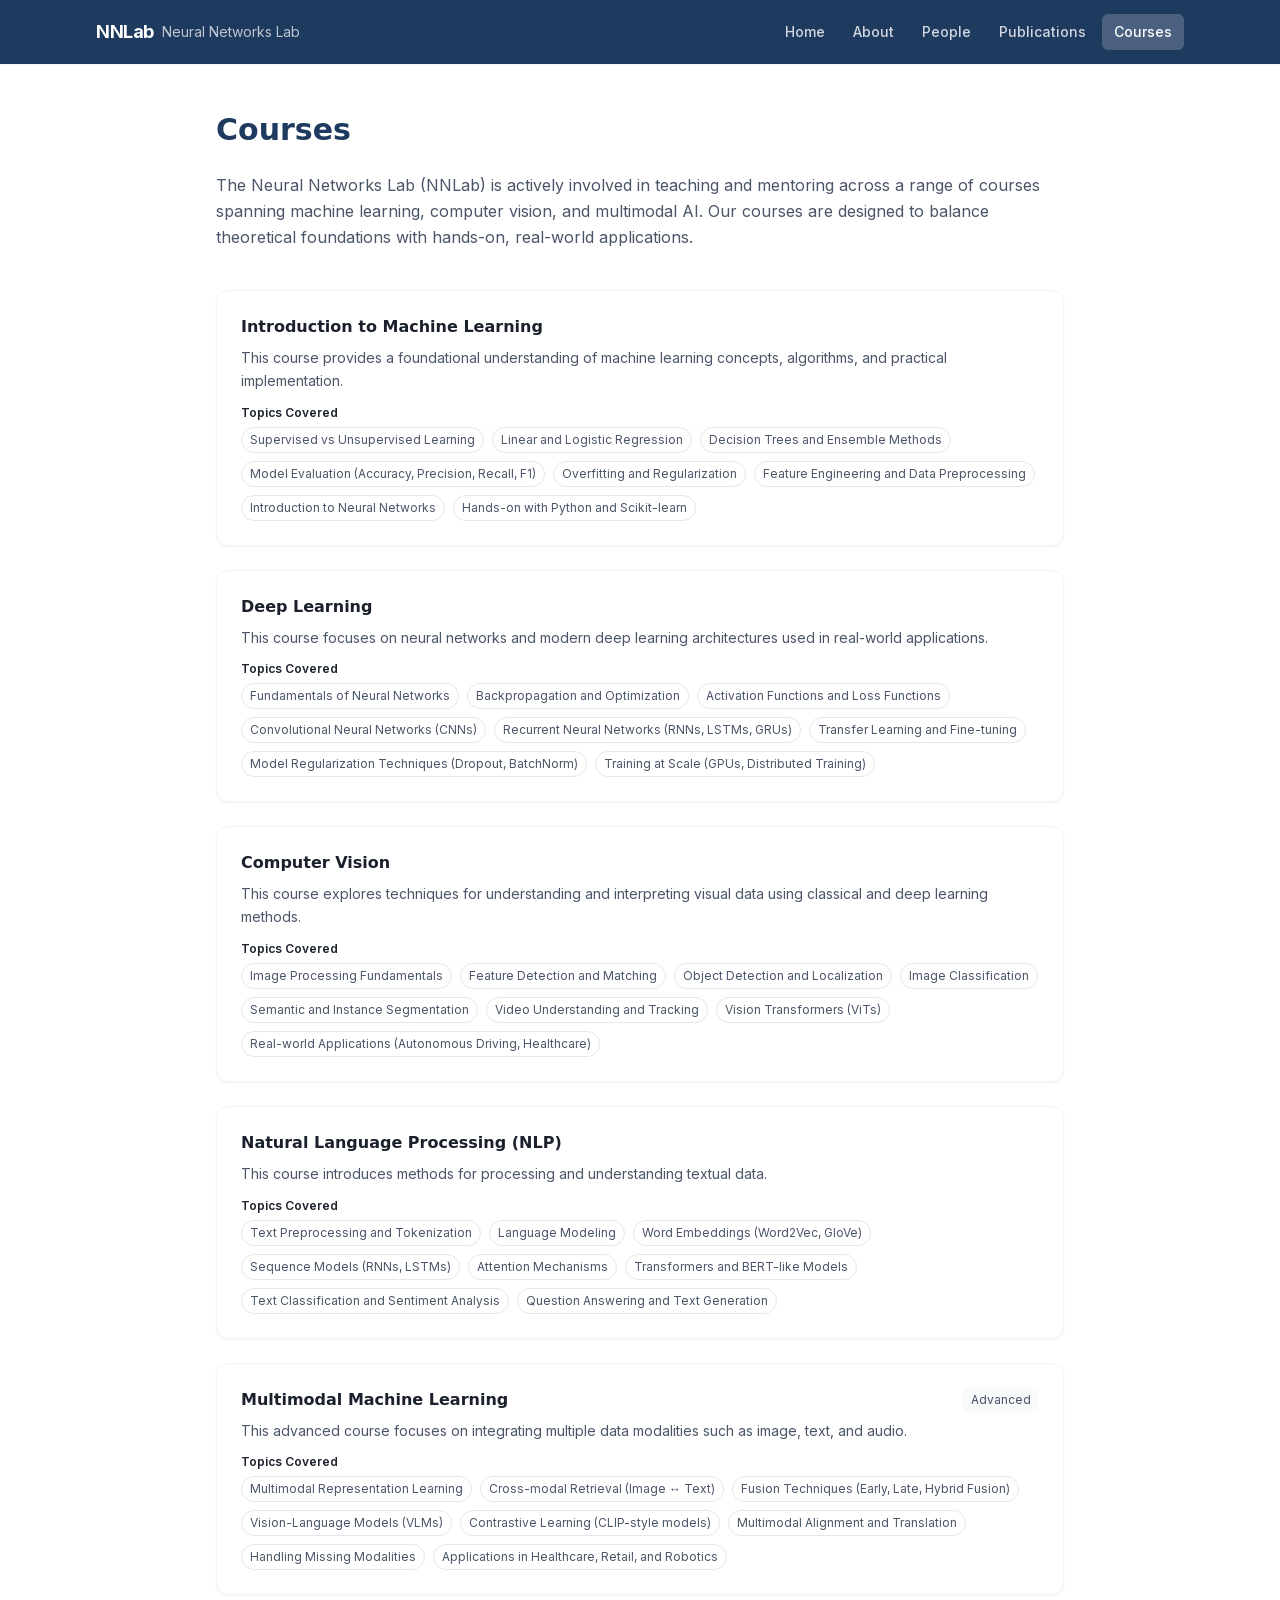
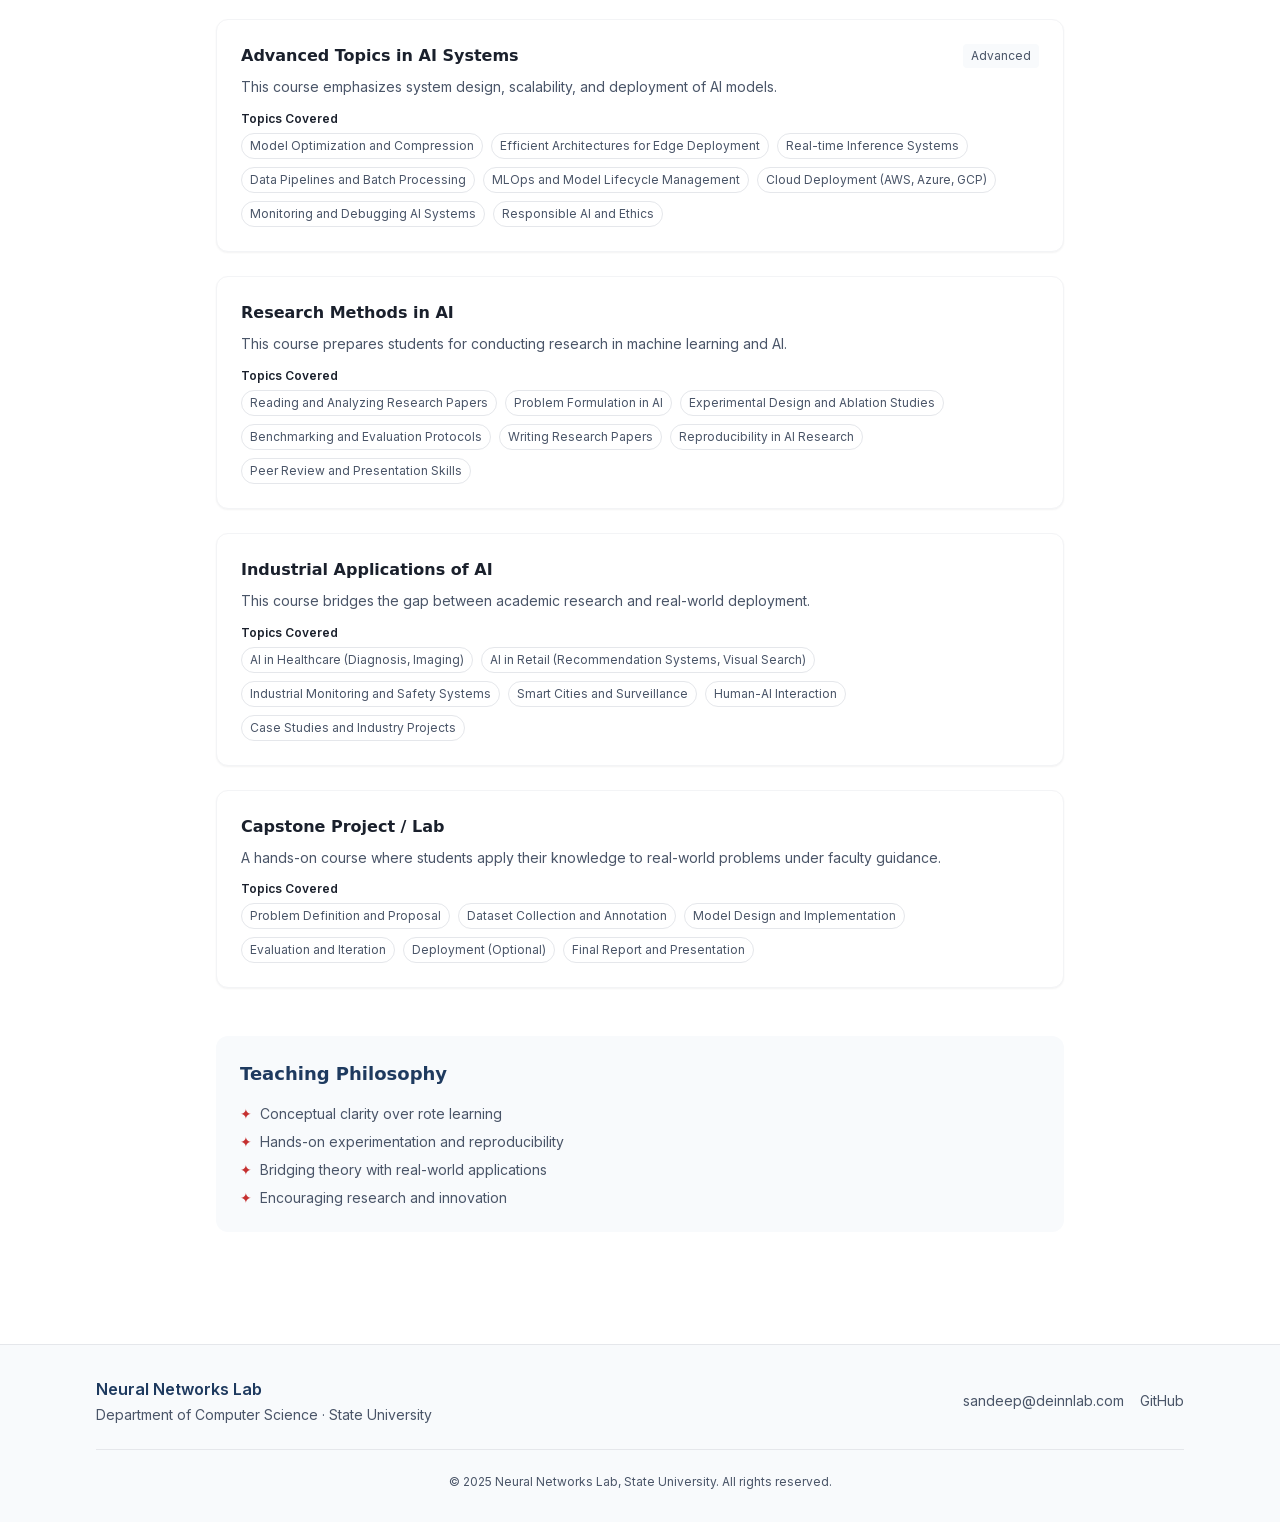
<file: courses/index.html>
<!DOCTYPE html><html lang="en"><head><meta charSet="utf-8"/><meta name="viewport" content="width=device-width, initial-scale=1"/><link rel="preload" href="/_next/static/media/e4af272ccee01ff0-s.p.woff2" as="font" crossorigin="" type="font/woff2"/><link rel="stylesheet" href="/_next/static/css/364f4111d3280aca.css" data-precedence="next"/><link rel="preload" as="script" fetchPriority="low" href="/_next/static/chunks/webpack-9d964d8cb0d81fe9.js"/><script src="/_next/static/chunks/fd9d1056-3eee857bde8f3b06.js" async=""></script><script src="/_next/static/chunks/117-1410eaa8320e3733.js" async=""></script><script src="/_next/static/chunks/main-app-9709b040545f34bc.js" async=""></script><script src="/_next/static/chunks/972-380f0c685af81116.js" async=""></script><script src="/_next/static/chunks/app/layout-0d282a8eafd0fd22.js" async=""></script><title>Neural Networks Lab</title><meta name="description" content="Neural Networks Lab at State University"/><meta name="next-size-adjust"/><style>
          :root {
            --color-primary: #1e3a5f;
            --color-secondary: #2b6cb0;
            --color-accent: #c53030;
            --color-background: #ffffff;
            --color-surface: #f8fafc;
            --color-text-primary: #1a202c;
            --color-text-secondary: #4a5568;
          }
        </style><script src="/_next/static/chunks/polyfills-42372ed130431b0a.js" noModule=""></script></head><body class="__className_f367f3"><header class="sticky top-0 z-50 shadow-sm" style="background-color:var(--color-primary)"><nav class="max-w-6xl mx-auto px-4 sm:px-6 lg:px-8"><div class="flex items-center justify-between h-16"><a class="flex items-center gap-2" href="/"><span class="text-white font-bold text-lg tracking-tight">NNLab</span><span class="hidden sm:block text-white/70 text-sm">Neural Networks Lab</span></a><div class="hidden md:flex items-center gap-1"><a class="px-3 py-2 rounded-md text-sm font-medium transition-colors text-white/80 hover:bg-white/10 hover:text-white" href="/">Home</a><a class="px-3 py-2 rounded-md text-sm font-medium transition-colors text-white/80 hover:bg-white/10 hover:text-white" href="/about/">About</a><a class="px-3 py-2 rounded-md text-sm font-medium transition-colors text-white/80 hover:bg-white/10 hover:text-white" href="/people/">People</a><a class="px-3 py-2 rounded-md text-sm font-medium transition-colors text-white/80 hover:bg-white/10 hover:text-white" href="/publications/">Publications</a><a class="px-3 py-2 rounded-md text-sm font-medium transition-colors bg-white/20 text-white" href="/courses/">Courses</a></div><button class="md:hidden text-white/80 hover:text-white p-2" aria-label="Toggle menu"><svg class="w-6 h-6" fill="none" viewBox="0 0 24 24" stroke="currentColor"><path stroke-linecap="round" stroke-linejoin="round" stroke-width="2" d="M4 6h16M4 12h16M4 18h16"></path></svg></button></div></nav></header><main class="min-h-screen"><div class="max-w-4xl mx-auto px-4 sm:px-6 py-12"><h1 class="text-3xl font-bold mb-6" style="color:var(--color-primary)">Courses</h1><p class="text-base leading-relaxed mb-10" style="color:var(--color-text-secondary)">The Neural Networks Lab (NNLab) is actively involved in teaching and mentoring across a range of courses spanning machine learning, computer vision, and multimodal AI. Our courses are designed to balance theoretical foundations with hands-on, real-world applications.</p><div class="space-y-6 mb-12"><div class="p-6 rounded-xl border border-gray-100 bg-white shadow-sm"><div class="flex items-start justify-between gap-4 flex-wrap mb-2"><div class="flex items-center gap-2"><h2 class="font-semibold text-base">Introduction to Machine Learning</h2></div></div><p class="text-sm leading-relaxed mb-3" style="color:var(--color-text-secondary)">This course provides a foundational understanding of machine learning concepts, algorithms, and practical implementation.</p><div><p class="text-xs font-semibold mb-1.5" style="color:var(--color-text-primary)">Topics Covered</p><ul class="flex flex-wrap gap-2"><li class="text-xs px-2 py-1 rounded-full border border-gray-200" style="color:var(--color-text-secondary)">Supervised vs Unsupervised Learning</li><li class="text-xs px-2 py-1 rounded-full border border-gray-200" style="color:var(--color-text-secondary)">Linear and Logistic Regression</li><li class="text-xs px-2 py-1 rounded-full border border-gray-200" style="color:var(--color-text-secondary)">Decision Trees and Ensemble Methods</li><li class="text-xs px-2 py-1 rounded-full border border-gray-200" style="color:var(--color-text-secondary)">Model Evaluation (Accuracy, Precision, Recall, F1)</li><li class="text-xs px-2 py-1 rounded-full border border-gray-200" style="color:var(--color-text-secondary)">Overfitting and Regularization</li><li class="text-xs px-2 py-1 rounded-full border border-gray-200" style="color:var(--color-text-secondary)">Feature Engineering and Data Preprocessing</li><li class="text-xs px-2 py-1 rounded-full border border-gray-200" style="color:var(--color-text-secondary)">Introduction to Neural Networks</li><li class="text-xs px-2 py-1 rounded-full border border-gray-200" style="color:var(--color-text-secondary)">Hands-on with Python and Scikit-learn</li></ul></div></div><div class="p-6 rounded-xl border border-gray-100 bg-white shadow-sm"><div class="flex items-start justify-between gap-4 flex-wrap mb-2"><div class="flex items-center gap-2"><h2 class="font-semibold text-base">Deep Learning</h2></div></div><p class="text-sm leading-relaxed mb-3" style="color:var(--color-text-secondary)">This course focuses on neural networks and modern deep learning architectures used in real-world applications.</p><div><p class="text-xs font-semibold mb-1.5" style="color:var(--color-text-primary)">Topics Covered</p><ul class="flex flex-wrap gap-2"><li class="text-xs px-2 py-1 rounded-full border border-gray-200" style="color:var(--color-text-secondary)">Fundamentals of Neural Networks</li><li class="text-xs px-2 py-1 rounded-full border border-gray-200" style="color:var(--color-text-secondary)">Backpropagation and Optimization</li><li class="text-xs px-2 py-1 rounded-full border border-gray-200" style="color:var(--color-text-secondary)">Activation Functions and Loss Functions</li><li class="text-xs px-2 py-1 rounded-full border border-gray-200" style="color:var(--color-text-secondary)">Convolutional Neural Networks (CNNs)</li><li class="text-xs px-2 py-1 rounded-full border border-gray-200" style="color:var(--color-text-secondary)">Recurrent Neural Networks (RNNs, LSTMs, GRUs)</li><li class="text-xs px-2 py-1 rounded-full border border-gray-200" style="color:var(--color-text-secondary)">Transfer Learning and Fine-tuning</li><li class="text-xs px-2 py-1 rounded-full border border-gray-200" style="color:var(--color-text-secondary)">Model Regularization Techniques (Dropout, BatchNorm)</li><li class="text-xs px-2 py-1 rounded-full border border-gray-200" style="color:var(--color-text-secondary)">Training at Scale (GPUs, Distributed Training)</li></ul></div></div><div class="p-6 rounded-xl border border-gray-100 bg-white shadow-sm"><div class="flex items-start justify-between gap-4 flex-wrap mb-2"><div class="flex items-center gap-2"><h2 class="font-semibold text-base">Computer Vision</h2></div></div><p class="text-sm leading-relaxed mb-3" style="color:var(--color-text-secondary)">This course explores techniques for understanding and interpreting visual data using classical and deep learning methods.</p><div><p class="text-xs font-semibold mb-1.5" style="color:var(--color-text-primary)">Topics Covered</p><ul class="flex flex-wrap gap-2"><li class="text-xs px-2 py-1 rounded-full border border-gray-200" style="color:var(--color-text-secondary)">Image Processing Fundamentals</li><li class="text-xs px-2 py-1 rounded-full border border-gray-200" style="color:var(--color-text-secondary)">Feature Detection and Matching</li><li class="text-xs px-2 py-1 rounded-full border border-gray-200" style="color:var(--color-text-secondary)">Object Detection and Localization</li><li class="text-xs px-2 py-1 rounded-full border border-gray-200" style="color:var(--color-text-secondary)">Image Classification</li><li class="text-xs px-2 py-1 rounded-full border border-gray-200" style="color:var(--color-text-secondary)">Semantic and Instance Segmentation</li><li class="text-xs px-2 py-1 rounded-full border border-gray-200" style="color:var(--color-text-secondary)">Video Understanding and Tracking</li><li class="text-xs px-2 py-1 rounded-full border border-gray-200" style="color:var(--color-text-secondary)">Vision Transformers (ViTs)</li><li class="text-xs px-2 py-1 rounded-full border border-gray-200" style="color:var(--color-text-secondary)">Real-world Applications (Autonomous Driving, Healthcare)</li></ul></div></div><div class="p-6 rounded-xl border border-gray-100 bg-white shadow-sm"><div class="flex items-start justify-between gap-4 flex-wrap mb-2"><div class="flex items-center gap-2"><h2 class="font-semibold text-base">Natural Language Processing (NLP)</h2></div></div><p class="text-sm leading-relaxed mb-3" style="color:var(--color-text-secondary)">This course introduces methods for processing and understanding textual data.</p><div><p class="text-xs font-semibold mb-1.5" style="color:var(--color-text-primary)">Topics Covered</p><ul class="flex flex-wrap gap-2"><li class="text-xs px-2 py-1 rounded-full border border-gray-200" style="color:var(--color-text-secondary)">Text Preprocessing and Tokenization</li><li class="text-xs px-2 py-1 rounded-full border border-gray-200" style="color:var(--color-text-secondary)">Language Modeling</li><li class="text-xs px-2 py-1 rounded-full border border-gray-200" style="color:var(--color-text-secondary)">Word Embeddings (Word2Vec, GloVe)</li><li class="text-xs px-2 py-1 rounded-full border border-gray-200" style="color:var(--color-text-secondary)">Sequence Models (RNNs, LSTMs)</li><li class="text-xs px-2 py-1 rounded-full border border-gray-200" style="color:var(--color-text-secondary)">Attention Mechanisms</li><li class="text-xs px-2 py-1 rounded-full border border-gray-200" style="color:var(--color-text-secondary)">Transformers and BERT-like Models</li><li class="text-xs px-2 py-1 rounded-full border border-gray-200" style="color:var(--color-text-secondary)">Text Classification and Sentiment Analysis</li><li class="text-xs px-2 py-1 rounded-full border border-gray-200" style="color:var(--color-text-secondary)">Question Answering and Text Generation</li></ul></div></div><div class="p-6 rounded-xl border border-gray-100 bg-white shadow-sm"><div class="flex items-start justify-between gap-4 flex-wrap mb-2"><div class="flex items-center gap-2"><h2 class="font-semibold text-base">Multimodal Machine Learning</h2></div><span class="text-xs px-2 py-1 rounded" style="background-color:var(--color-surface);color:var(--color-text-secondary)">Advanced</span></div><p class="text-sm leading-relaxed mb-3" style="color:var(--color-text-secondary)">This advanced course focuses on integrating multiple data modalities such as image, text, and audio.</p><div><p class="text-xs font-semibold mb-1.5" style="color:var(--color-text-primary)">Topics Covered</p><ul class="flex flex-wrap gap-2"><li class="text-xs px-2 py-1 rounded-full border border-gray-200" style="color:var(--color-text-secondary)">Multimodal Representation Learning</li><li class="text-xs px-2 py-1 rounded-full border border-gray-200" style="color:var(--color-text-secondary)">Cross-modal Retrieval (Image ↔ Text)</li><li class="text-xs px-2 py-1 rounded-full border border-gray-200" style="color:var(--color-text-secondary)">Fusion Techniques (Early, Late, Hybrid Fusion)</li><li class="text-xs px-2 py-1 rounded-full border border-gray-200" style="color:var(--color-text-secondary)">Vision-Language Models (VLMs)</li><li class="text-xs px-2 py-1 rounded-full border border-gray-200" style="color:var(--color-text-secondary)">Contrastive Learning (CLIP-style models)</li><li class="text-xs px-2 py-1 rounded-full border border-gray-200" style="color:var(--color-text-secondary)">Multimodal Alignment and Translation</li><li class="text-xs px-2 py-1 rounded-full border border-gray-200" style="color:var(--color-text-secondary)">Handling Missing Modalities</li><li class="text-xs px-2 py-1 rounded-full border border-gray-200" style="color:var(--color-text-secondary)">Applications in Healthcare, Retail, and Robotics</li></ul></div></div><div class="p-6 rounded-xl border border-gray-100 bg-white shadow-sm"><div class="flex items-start justify-between gap-4 flex-wrap mb-2"><div class="flex items-center gap-2"><h2 class="font-semibold text-base">Advanced Topics in AI Systems</h2></div><span class="text-xs px-2 py-1 rounded" style="background-color:var(--color-surface);color:var(--color-text-secondary)">Advanced</span></div><p class="text-sm leading-relaxed mb-3" style="color:var(--color-text-secondary)">This course emphasizes system design, scalability, and deployment of AI models.</p><div><p class="text-xs font-semibold mb-1.5" style="color:var(--color-text-primary)">Topics Covered</p><ul class="flex flex-wrap gap-2"><li class="text-xs px-2 py-1 rounded-full border border-gray-200" style="color:var(--color-text-secondary)">Model Optimization and Compression</li><li class="text-xs px-2 py-1 rounded-full border border-gray-200" style="color:var(--color-text-secondary)">Efficient Architectures for Edge Deployment</li><li class="text-xs px-2 py-1 rounded-full border border-gray-200" style="color:var(--color-text-secondary)">Real-time Inference Systems</li><li class="text-xs px-2 py-1 rounded-full border border-gray-200" style="color:var(--color-text-secondary)">Data Pipelines and Batch Processing</li><li class="text-xs px-2 py-1 rounded-full border border-gray-200" style="color:var(--color-text-secondary)">MLOps and Model Lifecycle Management</li><li class="text-xs px-2 py-1 rounded-full border border-gray-200" style="color:var(--color-text-secondary)">Cloud Deployment (AWS, Azure, GCP)</li><li class="text-xs px-2 py-1 rounded-full border border-gray-200" style="color:var(--color-text-secondary)">Monitoring and Debugging AI Systems</li><li class="text-xs px-2 py-1 rounded-full border border-gray-200" style="color:var(--color-text-secondary)">Responsible AI and Ethics</li></ul></div></div><div class="p-6 rounded-xl border border-gray-100 bg-white shadow-sm"><div class="flex items-start justify-between gap-4 flex-wrap mb-2"><div class="flex items-center gap-2"><h2 class="font-semibold text-base">Research Methods in AI</h2></div></div><p class="text-sm leading-relaxed mb-3" style="color:var(--color-text-secondary)">This course prepares students for conducting research in machine learning and AI.</p><div><p class="text-xs font-semibold mb-1.5" style="color:var(--color-text-primary)">Topics Covered</p><ul class="flex flex-wrap gap-2"><li class="text-xs px-2 py-1 rounded-full border border-gray-200" style="color:var(--color-text-secondary)">Reading and Analyzing Research Papers</li><li class="text-xs px-2 py-1 rounded-full border border-gray-200" style="color:var(--color-text-secondary)">Problem Formulation in AI</li><li class="text-xs px-2 py-1 rounded-full border border-gray-200" style="color:var(--color-text-secondary)">Experimental Design and Ablation Studies</li><li class="text-xs px-2 py-1 rounded-full border border-gray-200" style="color:var(--color-text-secondary)">Benchmarking and Evaluation Protocols</li><li class="text-xs px-2 py-1 rounded-full border border-gray-200" style="color:var(--color-text-secondary)">Writing Research Papers</li><li class="text-xs px-2 py-1 rounded-full border border-gray-200" style="color:var(--color-text-secondary)">Reproducibility in AI Research</li><li class="text-xs px-2 py-1 rounded-full border border-gray-200" style="color:var(--color-text-secondary)">Peer Review and Presentation Skills</li></ul></div></div><div class="p-6 rounded-xl border border-gray-100 bg-white shadow-sm"><div class="flex items-start justify-between gap-4 flex-wrap mb-2"><div class="flex items-center gap-2"><h2 class="font-semibold text-base">Industrial Applications of AI</h2></div></div><p class="text-sm leading-relaxed mb-3" style="color:var(--color-text-secondary)">This course bridges the gap between academic research and real-world deployment.</p><div><p class="text-xs font-semibold mb-1.5" style="color:var(--color-text-primary)">Topics Covered</p><ul class="flex flex-wrap gap-2"><li class="text-xs px-2 py-1 rounded-full border border-gray-200" style="color:var(--color-text-secondary)">AI in Healthcare (Diagnosis, Imaging)</li><li class="text-xs px-2 py-1 rounded-full border border-gray-200" style="color:var(--color-text-secondary)">AI in Retail (Recommendation Systems, Visual Search)</li><li class="text-xs px-2 py-1 rounded-full border border-gray-200" style="color:var(--color-text-secondary)">Industrial Monitoring and Safety Systems</li><li class="text-xs px-2 py-1 rounded-full border border-gray-200" style="color:var(--color-text-secondary)">Smart Cities and Surveillance</li><li class="text-xs px-2 py-1 rounded-full border border-gray-200" style="color:var(--color-text-secondary)">Human-AI Interaction</li><li class="text-xs px-2 py-1 rounded-full border border-gray-200" style="color:var(--color-text-secondary)">Case Studies and Industry Projects</li></ul></div></div><div class="p-6 rounded-xl border border-gray-100 bg-white shadow-sm"><div class="flex items-start justify-between gap-4 flex-wrap mb-2"><div class="flex items-center gap-2"><h2 class="font-semibold text-base">Capstone Project / Lab</h2></div></div><p class="text-sm leading-relaxed mb-3" style="color:var(--color-text-secondary)">A hands-on course where students apply their knowledge to real-world problems under faculty guidance.</p><div><p class="text-xs font-semibold mb-1.5" style="color:var(--color-text-primary)">Topics Covered</p><ul class="flex flex-wrap gap-2"><li class="text-xs px-2 py-1 rounded-full border border-gray-200" style="color:var(--color-text-secondary)">Problem Definition and Proposal</li><li class="text-xs px-2 py-1 rounded-full border border-gray-200" style="color:var(--color-text-secondary)">Dataset Collection and Annotation</li><li class="text-xs px-2 py-1 rounded-full border border-gray-200" style="color:var(--color-text-secondary)">Model Design and Implementation</li><li class="text-xs px-2 py-1 rounded-full border border-gray-200" style="color:var(--color-text-secondary)">Evaluation and Iteration</li><li class="text-xs px-2 py-1 rounded-full border border-gray-200" style="color:var(--color-text-secondary)">Deployment (Optional)</li><li class="text-xs px-2 py-1 rounded-full border border-gray-200" style="color:var(--color-text-secondary)">Final Report and Presentation</li></ul></div></div></div><section class="p-6 rounded-xl" style="background-color:var(--color-surface)"><h2 class="text-lg font-semibold mb-4" style="color:var(--color-primary)">Teaching Philosophy</h2><ul class="space-y-2"><li class="flex gap-2 text-sm" style="color:var(--color-text-secondary)"><span style="color:var(--color-accent)">✦</span>Conceptual clarity over rote learning</li><li class="flex gap-2 text-sm" style="color:var(--color-text-secondary)"><span style="color:var(--color-accent)">✦</span>Hands-on experimentation and reproducibility</li><li class="flex gap-2 text-sm" style="color:var(--color-text-secondary)"><span style="color:var(--color-accent)">✦</span>Bridging theory with real-world applications</li><li class="flex gap-2 text-sm" style="color:var(--color-text-secondary)"><span style="color:var(--color-accent)">✦</span>Encouraging research and innovation</li></ul></section></div></main><footer class="border-t mt-16" style="background-color:var(--color-surface)"><div class="max-w-6xl mx-auto px-4 sm:px-6 lg:px-8 py-8"><div class="flex flex-col md:flex-row items-center justify-between gap-4"><div><p class="font-semibold" style="color:var(--color-primary)">Neural Networks Lab</p><p class="text-sm mt-1" style="color:var(--color-text-secondary)">Department of Computer Science<!-- --> · <!-- -->State University</p></div><div class="flex items-center gap-4 text-sm" style="color:var(--color-text-secondary)"><a href="mailto:sandeep@deinnlab.com" class="hover:underline">sandeep@deinnlab.com</a><a href="https://github.com" target="_blank" rel="noopener noreferrer" class="hover:underline">GitHub</a></div></div><div class="mt-6 pt-6 border-t text-center text-xs" style="color:var(--color-text-secondary)">© 2025 Neural Networks Lab, State University. All rights reserved.</div></div></footer><script src="/_next/static/chunks/webpack-9d964d8cb0d81fe9.js" async=""></script><script>(self.__next_f=self.__next_f||[]).push([0]);self.__next_f.push([2,null])</script><script>self.__next_f.push([1,"1:HL[\"/_next/static/media/e4af272ccee01ff0-s.p.woff2\",\"font\",{\"crossOrigin\":\"\",\"type\":\"font/woff2\"}]\n2:HL[\"/_next/static/css/364f4111d3280aca.css\",\"style\"]\n"])</script><script>self.__next_f.push([1,"3:I[2846,[],\"\"]\n5:I[4707,[],\"\"]\n6:I[6423,[],\"\"]\n7:I[3420,[\"972\",\"static/chunks/972-380f0c685af81116.js\",\"185\",\"static/chunks/app/layout-0d282a8eafd0fd22.js\"],\"default\"]\n9:I[1060,[],\"\"]\na:[]\n"])</script><script>self.__next_f.push([1,"0:[\"$\",\"$L3\",null,{\"buildId\":\"erIXIb9yv74kvQMpXHf3U\",\"assetPrefix\":\"\",\"urlParts\":[\"\",\"courses\",\"\"],\"initialTree\":[\"\",{\"children\":[\"courses\",{\"children\":[\"__PAGE__\",{}]}]},\"$undefined\",\"$undefined\",true],\"initialSeedData\":[\"\",{\"children\":[\"courses\",{\"children\":[\"__PAGE__\",{},[[\"$L4\",[\"$\",\"div\",null,{\"className\":\"max-w-4xl mx-auto px-4 sm:px-6 py-12\",\"children\":[[\"$\",\"h1\",null,{\"className\":\"text-3xl font-bold mb-6\",\"style\":{\"color\":\"var(--color-primary)\"},\"children\":\"Courses\"}],[\"$\",\"p\",null,{\"className\":\"text-base leading-relaxed mb-10\",\"style\":{\"color\":\"var(--color-text-secondary)\"},\"children\":\"The Neural Networks Lab (NNLab) is actively involved in teaching and mentoring across a range of courses spanning machine learning, computer vision, and multimodal AI. Our courses are designed to balance theoretical foundations with hands-on, real-world applications.\"}],false,[\"$\",\"div\",null,{\"className\":\"space-y-6 mb-12\",\"children\":[[\"$\",\"div\",\"0\",{\"className\":\"p-6 rounded-xl border border-gray-100 bg-white shadow-sm\",\"children\":[[\"$\",\"div\",null,{\"className\":\"flex items-start justify-between gap-4 flex-wrap mb-2\",\"children\":[[\"$\",\"div\",null,{\"className\":\"flex items-center gap-2\",\"children\":[null,[\"$\",\"h2\",null,{\"className\":\"font-semibold text-base\",\"children\":\"Introduction to Machine Learning\"}]]}],null]}],null,[\"$\",\"p\",null,{\"className\":\"text-sm leading-relaxed mb-3\",\"style\":{\"color\":\"var(--color-text-secondary)\"},\"children\":\"This course provides a foundational understanding of machine learning concepts, algorithms, and practical implementation.\"}],[\"$\",\"div\",null,{\"children\":[[\"$\",\"p\",null,{\"className\":\"text-xs font-semibold mb-1.5\",\"style\":{\"color\":\"var(--color-text-primary)\"},\"children\":\"Topics Covered\"}],[\"$\",\"ul\",null,{\"className\":\"flex flex-wrap gap-2\",\"children\":[[\"$\",\"li\",\"0\",{\"className\":\"text-xs px-2 py-1 rounded-full border border-gray-200\",\"style\":{\"color\":\"var(--color-text-secondary)\"},\"children\":\"Supervised vs Unsupervised Learning\"}],[\"$\",\"li\",\"1\",{\"className\":\"text-xs px-2 py-1 rounded-full border border-gray-200\",\"style\":{\"color\":\"var(--color-text-secondary)\"},\"children\":\"Linear and Logistic Regression\"}],[\"$\",\"li\",\"2\",{\"className\":\"text-xs px-2 py-1 rounded-full border border-gray-200\",\"style\":{\"color\":\"var(--color-text-secondary)\"},\"children\":\"Decision Trees and Ensemble Methods\"}],[\"$\",\"li\",\"3\",{\"className\":\"text-xs px-2 py-1 rounded-full border border-gray-200\",\"style\":{\"color\":\"var(--color-text-secondary)\"},\"children\":\"Model Evaluation (Accuracy, Precision, Recall, F1)\"}],[\"$\",\"li\",\"4\",{\"className\":\"text-xs px-2 py-1 rounded-full border border-gray-200\",\"style\":{\"color\":\"var(--color-text-secondary)\"},\"children\":\"Overfitting and Regularization\"}],[\"$\",\"li\",\"5\",{\"className\":\"text-xs px-2 py-1 rounded-full border border-gray-200\",\"style\":{\"color\":\"var(--color-text-secondary)\"},\"children\":\"Feature Engineering and Data Preprocessing\"}],[\"$\",\"li\",\"6\",{\"className\":\"text-xs px-2 py-1 rounded-full border border-gray-200\",\"style\":{\"color\":\"var(--color-text-secondary)\"},\"children\":\"Introduction to Neural Networks\"}],[\"$\",\"li\",\"7\",{\"className\":\"text-xs px-2 py-1 rounded-full border border-gray-200\",\"style\":{\"color\":\"var(--color-text-secondary)\"},\"children\":\"Hands-on with Python and Scikit-learn\"}]]}]]}],null]}],[\"$\",\"div\",\"1\",{\"className\":\"p-6 rounded-xl border border-gray-100 bg-white shadow-sm\",\"children\":[[\"$\",\"div\",null,{\"className\":\"flex items-start justify-between gap-4 flex-wrap mb-2\",\"children\":[[\"$\",\"div\",null,{\"className\":\"flex items-center gap-2\",\"children\":[null,[\"$\",\"h2\",null,{\"className\":\"font-semibold text-base\",\"children\":\"Deep Learning\"}]]}],null]}],null,[\"$\",\"p\",null,{\"className\":\"text-sm leading-relaxed mb-3\",\"style\":{\"color\":\"var(--color-text-secondary)\"},\"children\":\"This course focuses on neural networks and modern deep learning architectures used in real-world applications.\"}],[\"$\",\"div\",null,{\"children\":[[\"$\",\"p\",null,{\"className\":\"text-xs font-semibold mb-1.5\",\"style\":{\"color\":\"var(--color-text-primary)\"},\"children\":\"Topics Covered\"}],[\"$\",\"ul\",null,{\"className\":\"flex flex-wrap gap-2\",\"children\":[[\"$\",\"li\",\"0\",{\"className\":\"text-xs px-2 py-1 rounded-full border border-gray-200\",\"style\":{\"color\":\"var(--color-text-secondary)\"},\"children\":\"Fundamentals of Neural Networks\"}],[\"$\",\"li\",\"1\",{\"className\":\"text-xs px-2 py-1 rounded-full border border-gray-200\",\"style\":{\"color\":\"var(--color-text-secondary)\"},\"children\":\"Backpropagation and Optimization\"}],[\"$\",\"li\",\"2\",{\"className\":\"text-xs px-2 py-1 rounded-full border border-gray-200\",\"style\":{\"color\":\"var(--color-text-secondary)\"},\"children\":\"Activation Functions and Loss Functions\"}],[\"$\",\"li\",\"3\",{\"className\":\"text-xs px-2 py-1 rounded-full border border-gray-200\",\"style\":{\"color\":\"var(--color-text-secondary)\"},\"children\":\"Convolutional Neural Networks (CNNs)\"}],[\"$\",\"li\",\"4\",{\"className\":\"text-xs px-2 py-1 rounded-full border border-gray-200\",\"style\":{\"color\":\"var(--color-text-secondary)\"},\"children\":\"Recurrent Neural Networks (RNNs, LSTMs, GRUs)\"}],[\"$\",\"li\",\"5\",{\"className\":\"text-xs px-2 py-1 rounded-full border border-gray-200\",\"style\":{\"color\":\"var(--color-text-secondary)\"},\"children\":\"Transfer Learning and Fine-tuning\"}],[\"$\",\"li\",\"6\",{\"className\":\"text-xs px-2 py-1 rounded-full border border-gray-200\",\"style\":{\"color\":\"var(--color-text-secondary)\"},\"children\":\"Model Regularization Techniques (Dropout, BatchNorm)\"}],[\"$\",\"li\",\"7\",{\"className\":\"text-xs px-2 py-1 rounded-full border border-gray-200\",\"style\":{\"color\":\"var(--color-text-secondary)\"},\"children\":\"Training at Scale (GPUs, Distributed Training)\"}]]}]]}],null]}],[\"$\",\"div\",\"2\",{\"className\":\"p-6 rounded-xl border border-gray-100 bg-white shadow-sm\",\"children\":[[\"$\",\"div\",null,{\"className\":\"flex items-start justify-between gap-4 flex-wrap mb-2\",\"children\":[[\"$\",\"div\",null,{\"className\":\"flex items-center gap-2\",\"children\":[null,[\"$\",\"h2\",null,{\"className\":\"font-semibold text-base\",\"children\":\"Computer Vision\"}]]}],null]}],null,[\"$\",\"p\",null,{\"className\":\"text-sm leading-relaxed mb-3\",\"style\":{\"color\":\"var(--color-text-secondary)\"},\"children\":\"This course explores techniques for understanding and interpreting visual data using classical and deep learning methods.\"}],[\"$\",\"div\",null,{\"children\":[[\"$\",\"p\",null,{\"className\":\"text-xs font-semibold mb-1.5\",\"style\":{\"color\":\"var(--color-text-primary)\"},\"children\":\"Topics Covered\"}],[\"$\",\"ul\",null,{\"className\":\"flex flex-wrap gap-2\",\"children\":[[\"$\",\"li\",\"0\",{\"className\":\"text-xs px-2 py-1 rounded-full border border-gray-200\",\"style\":{\"color\":\"var(--color-text-secondary)\"},\"children\":\"Image Processing Fundamentals\"}],[\"$\",\"li\",\"1\",{\"className\":\"text-xs px-2 py-1 rounded-full border border-gray-200\",\"style\":{\"color\":\"var(--color-text-secondary)\"},\"children\":\"Feature Detection and Matching\"}],[\"$\",\"li\",\"2\",{\"className\":\"text-xs px-2 py-1 rounded-full border border-gray-200\",\"style\":{\"color\":\"var(--color-text-secondary)\"},\"children\":\"Object Detection and Localization\"}],[\"$\",\"li\",\"3\",{\"className\":\"text-xs px-2 py-1 rounded-full border border-gray-200\",\"style\":{\"color\":\"var(--color-text-secondary)\"},\"children\":\"Image Classification\"}],[\"$\",\"li\",\"4\",{\"className\":\"text-xs px-2 py-1 rounded-full border border-gray-200\",\"style\":{\"color\":\"var(--color-text-secondary)\"},\"children\":\"Semantic and Instance Segmentation\"}],[\"$\",\"li\",\"5\",{\"className\":\"text-xs px-2 py-1 rounded-full border border-gray-200\",\"style\":{\"color\":\"var(--color-text-secondary)\"},\"children\":\"Video Understanding and Tracking\"}],[\"$\",\"li\",\"6\",{\"className\":\"text-xs px-2 py-1 rounded-full border border-gray-200\",\"style\":{\"color\":\"var(--color-text-secondary)\"},\"children\":\"Vision Transformers (ViTs)\"}],[\"$\",\"li\",\"7\",{\"className\":\"text-xs px-2 py-1 rounded-full border border-gray-200\",\"style\":{\"color\":\"var(--color-text-secondary)\"},\"children\":\"Real-world Applications (Autonomous Driving, Healthcare)\"}]]}]]}],null]}],[\"$\",\"div\",\"3\",{\"className\":\"p-6 rounded-xl border border-gray-100 bg-white shadow-sm\",\"children\":[[\"$\",\"div\",null,{\"className\":\"flex items-start justify-between gap-4 flex-wrap mb-2\",\"children\":[[\"$\",\"div\",null,{\"className\":\"flex items-center gap-2\",\"children\":[null,[\"$\",\"h2\",null,{\"className\":\"font-semibold text-base\",\"children\":\"Natural Language Processing (NLP)\"}]]}],null]}],null,[\"$\",\"p\",null,{\"className\":\"text-sm leading-relaxed mb-3\",\"style\":{\"color\":\"var(--color-text-secondary)\"},\"children\":\"This course introduces methods for processing and understanding textual data.\"}],[\"$\",\"div\",null,{\"children\":[[\"$\",\"p\",null,{\"className\":\"text-xs font-semibold mb-1.5\",\"style\":{\"color\":\"var(--color-text-primary)\"},\"children\":\"Topics Covered\"}],[\"$\",\"ul\",null,{\"className\":\"flex flex-wrap gap-2\",\"children\":[[\"$\",\"li\",\"0\",{\"className\":\"text-xs px-2 py-1 rounded-full border border-gray-200\",\"style\":{\"color\":\"var(--color-text-secondary)\"},\"children\":\"Text Preprocessing and Tokenization\"}],[\"$\",\"li\",\"1\",{\"className\":\"text-xs px-2 py-1 rounded-full border border-gray-200\",\"style\":{\"color\":\"var(--color-text-secondary)\"},\"children\":\"Language Modeling\"}],[\"$\",\"li\",\"2\",{\"className\":\"text-xs px-2 py-1 rounded-full border border-gray-200\",\"style\":{\"color\":\"var(--color-text-secondary)\"},\"children\":\"Word Embeddings (Word2Vec, GloVe)\"}],[\"$\",\"li\",\"3\",{\"className\":\"text-xs px-2 py-1 rounded-full border border-gray-200\",\"style\":{\"color\":\"var(--color-text-secondary)\"},\"children\":\"Sequence Models (RNNs, LSTMs)\"}],[\"$\",\"li\",\"4\",{\"className\":\"text-xs px-2 py-1 rounded-full border border-gray-200\",\"style\":{\"color\":\"var(--color-text-secondary)\"},\"children\":\"Attention Mechanisms\"}],[\"$\",\"li\",\"5\",{\"className\":\"text-xs px-2 py-1 rounded-full border border-gray-200\",\"style\":{\"color\":\"var(--color-text-secondary)\"},\"children\":\"Transformers and BERT-like Models\"}],[\"$\",\"li\",\"6\",{\"className\":\"text-xs px-2 py-1 rounded-full border border-gray-200\",\"style\":{\"color\":\"var(--color-text-secondary)\"},\"children\":\"Text Classification and Sentiment Analysis\"}],[\"$\",\"li\",\"7\",{\"className\":\"text-xs px-2 py-1 rounded-full border border-gray-200\",\"style\":{\"color\":\"var(--color-text-secondary)\"},\"children\":\"Question Answering and Text Generation\"}]]}]]}],null]}],[\"$\",\"div\",\"4\",{\"className\":\"p-6 rounded-xl border border-gray-100 bg-white shadow-sm\",\"children\":[[\"$\",\"div\",null,{\"className\":\"flex items-start justify-between gap-4 flex-wrap mb-2\",\"children\":[[\"$\",\"div\",null,{\"className\":\"flex items-center gap-2\",\"children\":[null,[\"$\",\"h2\",null,{\"className\":\"font-semibold text-base\",\"children\":\"Multimodal Machine Learning\"}]]}],[\"$\",\"span\",null,{\"className\":\"text-xs px-2 py-1 rounded\",\"style\":{\"backgroundColor\":\"var(--color-surface)\",\"color\":\"var(--color-text-secondary)\"},\"children\":\"Advanced\"}]]}],null,[\"$\",\"p\",null,{\"className\":\"text-sm leading-relaxed mb-3\",\"style\":{\"color\":\"var(--color-text-secondary)\"},\"children\":\"This advanced course focuses on integrating multiple data modalities such as image, text, and audio.\"}],[\"$\",\"div\",null,{\"children\":[[\"$\",\"p\",null,{\"className\":\"text-xs font-semibold mb-1.5\",\"style\":{\"color\":\"var(--color-text-primary)\"},\"children\":\"Topics Covered\"}],[\"$\",\"ul\",null,{\"className\":\"flex flex-wrap gap-2\",\"children\":[[\"$\",\"li\",\"0\",{\"className\":\"text-xs px-2 py-1 rounded-full border border-gray-200\",\"style\":{\"color\":\"var(--color-text-secondary)\"},\"children\":\"Multimodal Representation Learning\"}],[\"$\",\"li\",\"1\",{\"className\":\"text-xs px-2 py-1 rounded-full border border-gray-200\",\"style\":{\"color\":\"var(--color-text-secondary)\"},\"children\":\"Cross-modal Retrieval (Image ↔ Text)\"}],[\"$\",\"li\",\"2\",{\"className\":\"text-xs px-2 py-1 rounded-full border border-gray-200\",\"style\":{\"color\":\"var(--color-text-secondary)\"},\"children\":\"Fusion Techniques (Early, Late, Hybrid Fusion)\"}],[\"$\",\"li\",\"3\",{\"className\":\"text-xs px-2 py-1 rounded-full border border-gray-200\",\"style\":{\"color\":\"var(--color-text-secondary)\"},\"children\":\"Vision-Language Models (VLMs)\"}],[\"$\",\"li\",\"4\",{\"className\":\"text-xs px-2 py-1 rounded-full border border-gray-200\",\"style\":{\"color\":\"var(--color-text-secondary)\"},\"children\":\"Contrastive Learning (CLIP-style models)\"}],[\"$\",\"li\",\"5\",{\"className\":\"text-xs px-2 py-1 rounded-full border border-gray-200\",\"style\":{\"color\":\"var(--color-text-secondary)\"},\"children\":\"Multimodal Alignment and Translation\"}],[\"$\",\"li\",\"6\",{\"className\":\"text-xs px-2 py-1 rounded-full border border-gray-200\",\"style\":{\"color\":\"var(--color-text-secondary)\"},\"children\":\"Handling Missing Modalities\"}],[\"$\",\"li\",\"7\",{\"className\":\"text-xs px-2 py-1 rounded-full border border-gray-200\",\"style\":{\"color\":\"var(--color-text-secondary)\"},\"children\":\"Applications in Healthcare, Retail, and Robotics\"}]]}]]}],null]}],[\"$\",\"div\",\"5\",{\"className\":\"p-6 rounded-xl border border-gray-100 bg-white shadow-sm\",\"children\":[[\"$\",\"div\",null,{\"className\":\"flex items-start justify-between gap-4 flex-wrap mb-2\",\"children\":[[\"$\",\"div\",null,{\"className\":\"flex items-center gap-2\",\"children\":[null,[\"$\",\"h2\",null,{\"className\":\"font-semibold text-base\",\"children\":\"Advanced Topics in AI Systems\"}]]}],[\"$\",\"span\",null,{\"className\":\"text-xs px-2 py-1 rounded\",\"style\":{\"backgroundColor\":\"var(--color-surface)\",\"color\":\"var(--color-text-secondary)\"},\"children\":\"Advanced\"}]]}],null,[\"$\",\"p\",null,{\"className\":\"text-sm leading-relaxed mb-3\",\"style\":{\"color\":\"var(--color-text-secondary)\"},\"children\":\"This course emphasizes system design, scalability, and deployment of AI models.\"}],[\"$\",\"div\",null,{\"children\":[[\"$\",\"p\",null,{\"className\":\"text-xs font-semibold mb-1.5\",\"style\":{\"color\":\"var(--color-text-primary)\"},\"children\":\"Topics Covered\"}],[\"$\",\"ul\",null,{\"className\":\"flex flex-wrap gap-2\",\"children\":[[\"$\",\"li\",\"0\",{\"className\":\"text-xs px-2 py-1 rounded-full border border-gray-200\",\"style\":{\"color\":\"var(--color-text-secondary)\"},\"children\":\"Model Optimization and Compression\"}],[\"$\",\"li\",\"1\",{\"className\":\"text-xs px-2 py-1 rounded-full border border-gray-200\",\"style\":{\"color\":\"var(--color-text-secondary)\"},\"children\":\"Efficient Architectures for Edge Deployment\"}],[\"$\",\"li\",\"2\",{\"className\":\"text-xs px-2 py-1 rounded-full border border-gray-200\",\"style\":{\"color\":\"var(--color-text-secondary)\"},\"children\":\"Real-time Inference Systems\"}],[\"$\",\"li\",\"3\",{\"className\":\"text-xs px-2 py-1 rounded-full border border-gray-200\",\"style\":{\"color\":\"var(--color-text-secondary)\"},\"children\":\"Data Pipelines and Batch Processing\"}],[\"$\",\"li\",\"4\",{\"className\":\"text-xs px-2 py-1 rounded-full border border-gray-200\",\"style\":{\"color\":\"var(--color-text-secondary)\"},\"children\":\"MLOps and Model Lifecycle Management\"}],[\"$\",\"li\",\"5\",{\"className\":\"text-xs px-2 py-1 rounded-full border border-gray-200\",\"style\":{\"color\":\"var(--color-text-secondary)\"},\"children\":\"Cloud Deployment (AWS, Azure, GCP)\"}],[\"$\",\"li\",\"6\",{\"className\":\"text-xs px-2 py-1 rounded-full border border-gray-200\",\"style\":{\"color\":\"var(--color-text-secondary)\"},\"children\":\"Monitoring and Debugging AI Systems\"}],[\"$\",\"li\",\"7\",{\"className\":\"text-xs px-2 py-1 rounded-full border border-gray-200\",\"style\":{\"color\":\"var(--color-text-secondary)\"},\"children\":\"Responsible AI and Ethics\"}]]}]]}],null]}],[\"$\",\"div\",\"6\",{\"className\":\"p-6 rounded-xl border border-gray-100 bg-white shadow-sm\",\"children\":[[\"$\",\"div\",null,{\"className\":\"flex items-start justify-between gap-4 flex-wrap mb-2\",\"children\":[[\"$\",\"div\",null,{\"className\":\"flex items-center gap-2\",\"children\":[null,[\"$\",\"h2\",null,{\"className\":\"font-semibold text-base\",\"children\":\"Research Methods in AI\"}]]}],null]}],null,[\"$\",\"p\",null,{\"className\":\"text-sm leading-relaxed mb-3\",\"style\":{\"color\":\"var(--color-text-secondary)\"},\"children\":\"This course prepares students for conducting research in machine learning and AI.\"}],[\"$\",\"div\",null,{\"children\":[[\"$\",\"p\",null,{\"className\":\"text-xs font-semibold mb-1.5\",\"style\":{\"color\":\"var(--color-text-primary)\"},\"children\":\"Topics Covered\"}],[\"$\",\"ul\",null,{\"className\":\"flex flex-wrap gap-2\",\"children\":[[\"$\",\"li\",\"0\",{\"className\":\"text-xs px-2 py-1 rounded-full border border-gray-200\",\"style\":{\"color\":\"var(--color-text-secondary)\"},\"children\":\"Reading and Analyzing Research Papers\"}],[\"$\",\"li\",\"1\",{\"className\":\"text-xs px-2 py-1 rounded-full border border-gray-200\",\"style\":{\"color\":\"var(--color-text-secondary)\"},\"children\":\"Problem Formulation in AI\"}],[\"$\",\"li\",\"2\",{\"className\":\"text-xs px-2 py-1 rounded-full border border-gray-200\",\"style\":{\"color\":\"var(--color-text-secondary)\"},\"children\":\"Experimental Design and Ablation Studies\"}],[\"$\",\"li\",\"3\",{\"className\":\"text-xs px-2 py-1 rounded-full border border-gray-200\",\"style\":{\"color\":\"var(--color-text-secondary)\"},\"children\":\"Benchmarking and Evaluation Protocols\"}],[\"$\",\"li\",\"4\",{\"className\":\"text-xs px-2 py-1 rounded-full border border-gray-200\",\"style\":{\"color\":\"var(--color-text-secondary)\"},\"children\":\"Writing Research Papers\"}],[\"$\",\"li\",\"5\",{\"className\":\"text-xs px-2 py-1 rounded-full border border-gray-200\",\"style\":{\"color\":\"var(--color-text-secondary)\"},\"children\":\"Reproducibility in AI Research\"}],[\"$\",\"li\",\"6\",{\"className\":\"text-xs px-2 py-1 rounded-full border border-gray-200\",\"style\":{\"color\":\"var(--color-text-secondary)\"},\"children\":\"Peer Review and Presentation Skills\"}]]}]]}],null]}],[\"$\",\"div\",\"7\",{\"className\":\"p-6 rounded-xl border border-gray-100 bg-white shadow-sm\",\"children\":[[\"$\",\"div\",null,{\"className\":\"flex items-start justify-between gap-4 flex-wrap mb-2\",\"children\":[[\"$\",\"div\",null,{\"className\":\"flex items-center gap-2\",\"children\":[null,[\"$\",\"h2\",null,{\"className\":\"font-semibold text-base\",\"children\":\"Industrial Applications of AI\"}]]}],null]}],null,[\"$\",\"p\",null,{\"className\":\"text-sm leading-relaxed mb-3\",\"style\":{\"color\":\"var(--color-text-secondary)\"},\"children\":\"This course bridges the gap between academic research and real-world deployment.\"}],[\"$\",\"div\",null,{\"children\":[[\"$\",\"p\",null,{\"className\":\"text-xs font-semibold mb-1.5\",\"style\":{\"color\":\"var(--color-text-primary)\"},\"children\":\"Topics Covered\"}],[\"$\",\"ul\",null,{\"className\":\"flex flex-wrap gap-2\",\"children\":[[\"$\",\"li\",\"0\",{\"className\":\"text-xs px-2 py-1 rounded-full border border-gray-200\",\"style\":{\"color\":\"var(--color-text-secondary)\"},\"children\":\"AI in Healthcare (Diagnosis, Imaging)\"}],[\"$\",\"li\",\"1\",{\"className\":\"text-xs px-2 py-1 rounded-full border border-gray-200\",\"style\":{\"color\":\"var(--color-text-secondary)\"},\"children\":\"AI in Retail (Recommendation Systems, Visual Search)\"}],[\"$\",\"li\",\"2\",{\"className\":\"text-xs px-2 py-1 rounded-full border border-gray-200\",\"style\":{\"color\":\"var(--color-text-secondary)\"},\"children\":\"Industrial Monitoring and Safety Systems\"}],[\"$\",\"li\",\"3\",{\"className\":\"text-xs px-2 py-1 rounded-full border border-gray-200\",\"style\":{\"color\":\"var(--color-text-secondary)\"},\"children\":\"Smart Cities and Surveillance\"}],[\"$\",\"li\",\"4\",{\"className\":\"text-xs px-2 py-1 rounded-full border border-gray-200\",\"style\":{\"color\":\"var(--color-text-secondary)\"},\"children\":\"Human-AI Interaction\"}],[\"$\",\"li\",\"5\",{\"className\":\"text-xs px-2 py-1 rounded-full border border-gray-200\",\"style\":{\"color\":\"var(--color-text-secondary)\"},\"children\":\"Case Studies and Industry Projects\"}]]}]]}],null]}],[\"$\",\"div\",\"8\",{\"className\":\"p-6 rounded-xl border border-gray-100 bg-white shadow-sm\",\"children\":[[\"$\",\"div\",null,{\"className\":\"flex items-start justify-between gap-4 flex-wrap mb-2\",\"children\":[[\"$\",\"div\",null,{\"className\":\"flex items-center gap-2\",\"children\":[null,[\"$\",\"h2\",null,{\"className\":\"font-semibold text-base\",\"children\":\"Capstone Project / Lab\"}]]}],null]}],null,[\"$\",\"p\",null,{\"className\":\"text-sm leading-relaxed mb-3\",\"style\":{\"color\":\"var(--color-text-secondary)\"},\"children\":\"A hands-on course where students apply their knowledge to real-world problems under faculty guidance.\"}],[\"$\",\"div\",null,{\"children\":[[\"$\",\"p\",null,{\"className\":\"text-xs font-semibold mb-1.5\",\"style\":{\"color\":\"var(--color-text-primary)\"},\"children\":\"Topics Covered\"}],[\"$\",\"ul\",null,{\"className\":\"flex flex-wrap gap-2\",\"children\":[[\"$\",\"li\",\"0\",{\"className\":\"text-xs px-2 py-1 rounded-full border border-gray-200\",\"style\":{\"color\":\"var(--color-text-secondary)\"},\"children\":\"Problem Definition and Proposal\"}],[\"$\",\"li\",\"1\",{\"className\":\"text-xs px-2 py-1 rounded-full border border-gray-200\",\"style\":{\"color\":\"var(--color-text-secondary)\"},\"children\":\"Dataset Collection and Annotation\"}],[\"$\",\"li\",\"2\",{\"className\":\"text-xs px-2 py-1 rounded-full border border-gray-200\",\"style\":{\"color\":\"var(--color-text-secondary)\"},\"children\":\"Model Design and Implementation\"}],[\"$\",\"li\",\"3\",{\"className\":\"text-xs px-2 py-1 rounded-full border border-gray-200\",\"style\":{\"color\":\"var(--color-text-secondary)\"},\"children\":\"Evaluation and Iteration\"}],[\"$\",\"li\",\"4\",{\"className\":\"text-xs px-2 py-1 rounded-full border border-gray-200\",\"style\":{\"color\":\"var(--color-text-secondary)\"},\"children\":\"Deployment (Optional)\"}],[\"$\",\"li\",\"5\",{\"className\":\"text-xs px-2 py-1 rounded-full border border-gray-200\",\"style\":{\"color\":\"var(--color-text-secondary)\"},\"children\":\"Final Report and Presentation\"}]]}]]}],null]}]]}],[\"$\",\"section\",null,{\"className\":\"p-6 rounded-xl\",\"style\":{\"backgroundColor\":\"var(--color-surface)\"},\"children\":[[\"$\",\"h2\",null,{\"className\":\"text-lg font-semibold mb-4\",\"style\":{\"color\":\"var(--color-primary)\"},\"children\":\"Teaching Philosophy\"}],[\"$\",\"ul\",null,{\"className\":\"space-y-2\",\"children\":[[\"$\",\"li\",\"0\",{\"className\":\"flex gap-2 text-sm\",\"style\":{\"color\":\"var(--color-text-secondary)\"},\"children\":[[\"$\",\"span\",null,{\"style\":{\"color\":\"var(--color-accent)\"},\"children\":\"✦\"}],\"Conceptual clarity over rote learning\"]}],[\"$\",\"li\",\"1\",{\"className\":\"flex gap-2 text-sm\",\"style\":{\"color\":\"var(--color-text-secondary)\"},\"children\":[[\"$\",\"span\",null,{\"style\":{\"color\":\"var(--color-accent)\"},\"children\":\"✦\"}],\"Hands-on experimentation and reproducibility\"]}],[\"$\",\"li\",\"2\",{\"className\":\"flex gap-2 text-sm\",\"style\":{\"color\":\"var(--color-text-secondary)\"},\"children\":[[\"$\",\"span\",null,{\"style\":{\"color\":\"var(--color-accent)\"},\"children\":\"✦\"}],\"Bridging theory with real-world applications\"]}],[\"$\",\"li\",\"3\",{\"className\":\"flex gap-2 text-sm\",\"style\":{\"color\":\"var(--color-text-secondary)\"},\"children\":[[\"$\",\"span\",null,{\"style\":{\"color\":\"var(--color-accent)\"},\"children\":\"✦\"}],\"Encouraging research and innovation\"]}]]}]]}]]}],null],null],null]},[null,[\"$\",\"$L5\",null,{\"parallelRouterKey\":\"children\",\"segmentPath\":[\"children\",\"courses\",\"children\"],\"error\":\"$undefined\",\"errorStyles\":\"$undefined\",\"errorScripts\":\"$undefined\",\"template\":[\"$\",\"$L6\",null,{}],\"templateStyles\":\"$undefined\",\"templateScripts\":\"$undefined\",\"notFound\":\"$undefined\",\"notFoundStyles\":\"$undefined\"}]],null]},[[[[\"$\",\"link\",\"0\",{\"rel\":\"stylesheet\",\"href\":\"/_next/static/css/364f4111d3280aca.css\",\"precedence\":\"next\",\"crossOrigin\":\"$undefined\"}]],[\"$\",\"html\",null,{\"lang\":\"en\",\"children\":[[\"$\",\"head\",null,{\"children\":[\"$\",\"style\",null,{\"children\":\"\\n          :root {\\n            --color-primary: #1e3a5f;\\n            --color-secondary: #2b6cb0;\\n            --color-accent: #c53030;\\n            --color-background: #ffffff;\\n            --color-surface: #f8fafc;\\n            --color-text-primary: #1a202c;\\n            --color-text-secondary: #4a5568;\\n          }\\n        \"}]}],[\"$\",\"body\",null,{\"className\":\"__className_f367f3\",\"children\":[[\"$\",\"$L7\",null,{}],[\"$\",\"main\",null,{\"className\":\"min-h-screen\",\"children\":[\"$\",\"$L5\",null,{\"parallelRouterKey\":\"children\",\"segmentPath\":[\"children\"],\"error\":\"$undefined\",\"errorStyles\":\"$undefined\",\"errorScripts\":\"$undefined\",\"template\":[\"$\",\"$L6\",null,{}],\"templateStyles\":\"$undefined\",\"templateScripts\":\"$undefined\",\"notFound\":[[\"$\",\"title\",null,{\"children\":\"404: This page could not be found.\"}],[\"$\",\"div\",null,{\"style\":{\"fontFamily\":\"system-ui,\\\"Segoe UI\\\",Roboto,Helvetica,Arial,sans-serif,\\\"Apple Color Emoji\\\",\\\"Segoe UI Emoji\\\"\",\"height\":\"100vh\",\"textAlign\":\"center\",\"display\":\"flex\",\"flexDirection\":\"column\",\"alignItems\":\"center\",\"justifyContent\":\"center\"},\"children\":[\"$\",\"div\",null,{\"children\":[[\"$\",\"style\",null,{\"dangerouslySetInnerHTML\":{\"__html\":\"body{color:#000;background:#fff;margin:0}.next-error-h1{border-right:1px solid rgba(0,0,0,.3)}@media (prefers-color-scheme:dark){body{color:#fff;background:#000}.next-error-h1{border-right:1px solid rgba(255,255,255,.3)}}\"}}],[\"$\",\"h1\",null,{\"className\":\"next-error-h1\",\"style\":{\"display\":\"inline-block\",\"margin\":\"0 20px 0 0\",\"padding\":\"0 23px 0 0\",\"fontSize\":24,\"fontWeight\":500,\"verticalAlign\":\"top\",\"lineHeight\":\"49px\"},\"children\":\"404\"}],[\"$\",\"div\",null,{\"style\":{\"display\":\"inline-block\"},\"children\":[\"$\",\"h2\",null,{\"style\":{\"fontSize\":14,\"fontWeight\":400,\"lineHeight\":\"49px\",\"margin\":0},\"children\":\"This page could not be found.\"}]}]]}]}]],\"notFoundStyles\":[]}]}],[\"$\",\"footer\",null,{\"className\":\"border-t mt-16\",\"style\":{\"backgroundColor\":\"var(--color-surface)\"},\"children\":[\"$\",\"div\",null,{\"className\":\"max-w-6xl mx-auto px-4 sm:px-6 lg:px-8 py-8\",\"children\":[[\"$\",\"div\",null,{\"className\":\"flex flex-col md:flex-row items-center justify-between gap-4\",\"children\":[[\"$\",\"div\",null,{\"children\":[[\"$\",\"p\",null,{\"className\":\"font-semibold\",\"style\":{\"color\":\"var(--color-primary)\"},\"children\":\"Neural Networks Lab\"}],[\"$\",\"p\",null,{\"className\":\"text-sm mt-1\",\"style\":{\"color\":\"var(--color-text-secondary)\"},\"children\":[\"Department of Computer Science\",\" · \",\"State University\"]}]]}],[\"$\",\"div\",null,{\"className\":\"flex items-center gap-4 text-sm\",\"style\":{\"color\":\"var(--color-text-secondary)\"},\"children\":[[\"$\",\"a\",null,{\"href\":\"mailto:sandeep@deinnlab.com\",\"className\":\"hover:underline\",\"children\":\"sandeep@deinnlab.com\"}],[\"$\",\"a\",null,{\"href\":\"https://github.com\",\"target\":\"_blank\",\"rel\":\"noopener noreferrer\",\"className\":\"hover:underline\",\"children\":\"GitHub\"}],\"\"]}]]}],[\"$\",\"div\",null,{\"className\":\"mt-6 pt-6 border-t text-center text-xs\",\"style\":{\"color\":\"var(--color-text-secondary)\"},\"children\":\"© 2025 Neural Networks Lab, State University. All rights reserved.\"}]]}]}]]}]]}]],null],null],\"couldBeIntercepted\":false,\"initialHead\":[null,\"$L8\"],\"globalErrorComponent\":\"$9\",\"missingSlots\":\"$Wa\"}]\n"])</script><script>self.__next_f.push([1,"8:[[\"$\",\"meta\",\"0\",{\"name\":\"viewport\",\"content\":\"width=device-width, initial-scale=1\"}],[\"$\",\"meta\",\"1\",{\"charSet\":\"utf-8\"}],[\"$\",\"title\",\"2\",{\"children\":\"Neural Networks Lab\"}],[\"$\",\"meta\",\"3\",{\"name\":\"description\",\"content\":\"Neural Networks Lab at State University\"}],[\"$\",\"meta\",\"4\",{\"name\":\"next-size-adjust\"}]]\n4:null\n"])</script></body></html>
</file>
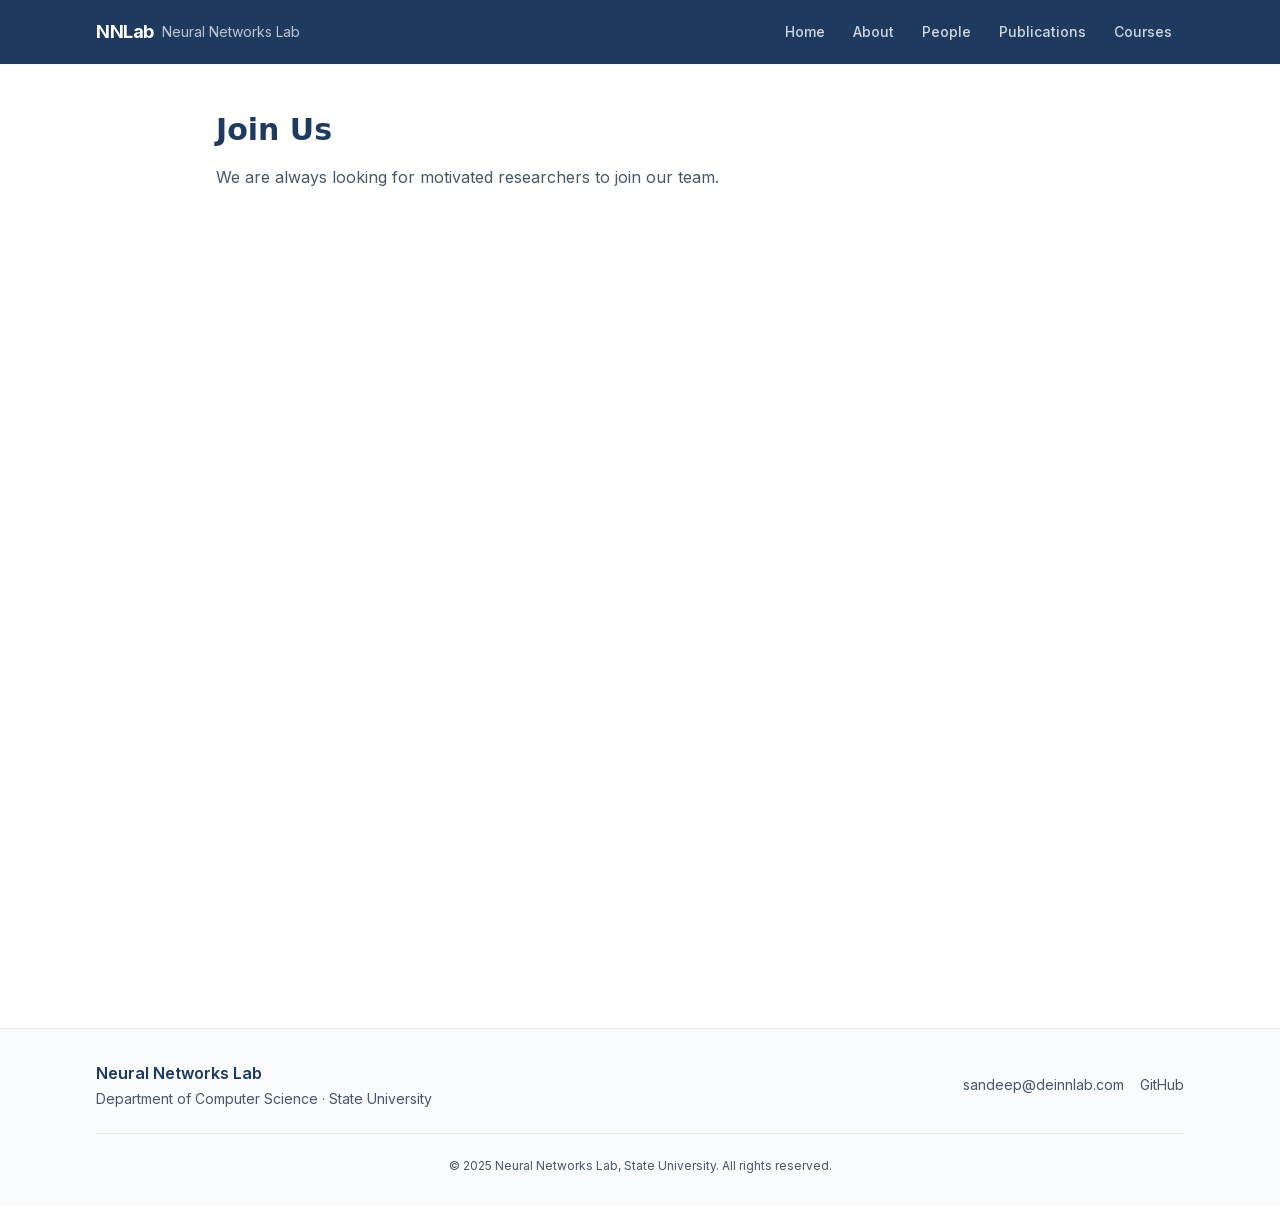
<file: join/index.html>
<!DOCTYPE html><html lang="en"><head><meta charSet="utf-8"/><meta name="viewport" content="width=device-width, initial-scale=1"/><link rel="preload" href="/_next/static/media/e4af272ccee01ff0-s.p.woff2" as="font" crossorigin="" type="font/woff2"/><link rel="stylesheet" href="/_next/static/css/364f4111d3280aca.css" data-precedence="next"/><link rel="preload" as="script" fetchPriority="low" href="/_next/static/chunks/webpack-9d964d8cb0d81fe9.js"/><script src="/_next/static/chunks/fd9d1056-3eee857bde8f3b06.js" async=""></script><script src="/_next/static/chunks/117-1410eaa8320e3733.js" async=""></script><script src="/_next/static/chunks/main-app-9709b040545f34bc.js" async=""></script><script src="/_next/static/chunks/972-380f0c685af81116.js" async=""></script><script src="/_next/static/chunks/app/layout-0d282a8eafd0fd22.js" async=""></script><title>Neural Networks Lab</title><meta name="description" content="Neural Networks Lab at State University"/><meta name="next-size-adjust"/><style>
          :root {
            --color-primary: #1e3a5f;
            --color-secondary: #2b6cb0;
            --color-accent: #c53030;
            --color-background: #ffffff;
            --color-surface: #f8fafc;
            --color-text-primary: #1a202c;
            --color-text-secondary: #4a5568;
          }
        </style><script src="/_next/static/chunks/polyfills-42372ed130431b0a.js" noModule=""></script></head><body class="__className_f367f3"><header class="sticky top-0 z-50 shadow-sm" style="background-color:var(--color-primary)"><nav class="max-w-6xl mx-auto px-4 sm:px-6 lg:px-8"><div class="flex items-center justify-between h-16"><a class="flex items-center gap-2" href="/"><span class="text-white font-bold text-lg tracking-tight">NNLab</span><span class="hidden sm:block text-white/70 text-sm">Neural Networks Lab</span></a><div class="hidden md:flex items-center gap-1"><a class="px-3 py-2 rounded-md text-sm font-medium transition-colors text-white/80 hover:bg-white/10 hover:text-white" href="/">Home</a><a class="px-3 py-2 rounded-md text-sm font-medium transition-colors text-white/80 hover:bg-white/10 hover:text-white" href="/about/">About</a><a class="px-3 py-2 rounded-md text-sm font-medium transition-colors text-white/80 hover:bg-white/10 hover:text-white" href="/people/">People</a><a class="px-3 py-2 rounded-md text-sm font-medium transition-colors text-white/80 hover:bg-white/10 hover:text-white" href="/publications/">Publications</a><a class="px-3 py-2 rounded-md text-sm font-medium transition-colors text-white/80 hover:bg-white/10 hover:text-white" href="/courses/">Courses</a></div><button class="md:hidden text-white/80 hover:text-white p-2" aria-label="Toggle menu"><svg class="w-6 h-6" fill="none" viewBox="0 0 24 24" stroke="currentColor"><path stroke-linecap="round" stroke-linejoin="round" stroke-width="2" d="M4 6h16M4 12h16M4 18h16"></path></svg></button></div></nav></header><main class="min-h-screen"><div class="max-w-4xl mx-auto px-4 sm:px-6 py-12"><h1 class="text-3xl font-bold mb-4" style="color:var(--color-primary)">Join Us</h1><p class="text-base leading-relaxed mb-10" style="color:var(--color-text-secondary)">We are always looking for motivated researchers to join our team.</p></div></main><footer class="border-t mt-16" style="background-color:var(--color-surface)"><div class="max-w-6xl mx-auto px-4 sm:px-6 lg:px-8 py-8"><div class="flex flex-col md:flex-row items-center justify-between gap-4"><div><p class="font-semibold" style="color:var(--color-primary)">Neural Networks Lab</p><p class="text-sm mt-1" style="color:var(--color-text-secondary)">Department of Computer Science<!-- --> · <!-- -->State University</p></div><div class="flex items-center gap-4 text-sm" style="color:var(--color-text-secondary)"><a href="mailto:sandeep@deinnlab.com" class="hover:underline">sandeep@deinnlab.com</a><a href="https://github.com" target="_blank" rel="noopener noreferrer" class="hover:underline">GitHub</a></div></div><div class="mt-6 pt-6 border-t text-center text-xs" style="color:var(--color-text-secondary)">© 2025 Neural Networks Lab, State University. All rights reserved.</div></div></footer><script src="/_next/static/chunks/webpack-9d964d8cb0d81fe9.js" async=""></script><script>(self.__next_f=self.__next_f||[]).push([0]);self.__next_f.push([2,null])</script><script>self.__next_f.push([1,"1:HL[\"/_next/static/media/e4af272ccee01ff0-s.p.woff2\",\"font\",{\"crossOrigin\":\"\",\"type\":\"font/woff2\"}]\n2:HL[\"/_next/static/css/364f4111d3280aca.css\",\"style\"]\n"])</script><script>self.__next_f.push([1,"3:I[2846,[],\"\"]\n5:I[4707,[],\"\"]\n6:I[6423,[],\"\"]\n7:I[3420,[\"972\",\"static/chunks/972-380f0c685af81116.js\",\"185\",\"static/chunks/app/layout-0d282a8eafd0fd22.js\"],\"default\"]\n9:I[1060,[],\"\"]\na:[]\n"])</script><script>self.__next_f.push([1,"0:[\"$\",\"$L3\",null,{\"buildId\":\"erIXIb9yv74kvQMpXHf3U\",\"assetPrefix\":\"\",\"urlParts\":[\"\",\"join\",\"\"],\"initialTree\":[\"\",{\"children\":[\"join\",{\"children\":[\"__PAGE__\",{}]}]},\"$undefined\",\"$undefined\",true],\"initialSeedData\":[\"\",{\"children\":[\"join\",{\"children\":[\"__PAGE__\",{},[[\"$L4\",[\"$\",\"div\",null,{\"className\":\"max-w-4xl mx-auto px-4 sm:px-6 py-12\",\"children\":[[\"$\",\"h1\",null,{\"className\":\"text-3xl font-bold mb-4\",\"style\":{\"color\":\"var(--color-primary)\"},\"children\":\"Join Us\"}],[\"$\",\"p\",null,{\"className\":\"text-base leading-relaxed mb-10\",\"style\":{\"color\":\"var(--color-text-secondary)\"},\"children\":\"We are always looking for motivated researchers to join our team.\"}],false,\"\"]}],null],null],null]},[null,[\"$\",\"$L5\",null,{\"parallelRouterKey\":\"children\",\"segmentPath\":[\"children\",\"join\",\"children\"],\"error\":\"$undefined\",\"errorStyles\":\"$undefined\",\"errorScripts\":\"$undefined\",\"template\":[\"$\",\"$L6\",null,{}],\"templateStyles\":\"$undefined\",\"templateScripts\":\"$undefined\",\"notFound\":\"$undefined\",\"notFoundStyles\":\"$undefined\"}]],null]},[[[[\"$\",\"link\",\"0\",{\"rel\":\"stylesheet\",\"href\":\"/_next/static/css/364f4111d3280aca.css\",\"precedence\":\"next\",\"crossOrigin\":\"$undefined\"}]],[\"$\",\"html\",null,{\"lang\":\"en\",\"children\":[[\"$\",\"head\",null,{\"children\":[\"$\",\"style\",null,{\"children\":\"\\n          :root {\\n            --color-primary: #1e3a5f;\\n            --color-secondary: #2b6cb0;\\n            --color-accent: #c53030;\\n            --color-background: #ffffff;\\n            --color-surface: #f8fafc;\\n            --color-text-primary: #1a202c;\\n            --color-text-secondary: #4a5568;\\n          }\\n        \"}]}],[\"$\",\"body\",null,{\"className\":\"__className_f367f3\",\"children\":[[\"$\",\"$L7\",null,{}],[\"$\",\"main\",null,{\"className\":\"min-h-screen\",\"children\":[\"$\",\"$L5\",null,{\"parallelRouterKey\":\"children\",\"segmentPath\":[\"children\"],\"error\":\"$undefined\",\"errorStyles\":\"$undefined\",\"errorScripts\":\"$undefined\",\"template\":[\"$\",\"$L6\",null,{}],\"templateStyles\":\"$undefined\",\"templateScripts\":\"$undefined\",\"notFound\":[[\"$\",\"title\",null,{\"children\":\"404: This page could not be found.\"}],[\"$\",\"div\",null,{\"style\":{\"fontFamily\":\"system-ui,\\\"Segoe UI\\\",Roboto,Helvetica,Arial,sans-serif,\\\"Apple Color Emoji\\\",\\\"Segoe UI Emoji\\\"\",\"height\":\"100vh\",\"textAlign\":\"center\",\"display\":\"flex\",\"flexDirection\":\"column\",\"alignItems\":\"center\",\"justifyContent\":\"center\"},\"children\":[\"$\",\"div\",null,{\"children\":[[\"$\",\"style\",null,{\"dangerouslySetInnerHTML\":{\"__html\":\"body{color:#000;background:#fff;margin:0}.next-error-h1{border-right:1px solid rgba(0,0,0,.3)}@media (prefers-color-scheme:dark){body{color:#fff;background:#000}.next-error-h1{border-right:1px solid rgba(255,255,255,.3)}}\"}}],[\"$\",\"h1\",null,{\"className\":\"next-error-h1\",\"style\":{\"display\":\"inline-block\",\"margin\":\"0 20px 0 0\",\"padding\":\"0 23px 0 0\",\"fontSize\":24,\"fontWeight\":500,\"verticalAlign\":\"top\",\"lineHeight\":\"49px\"},\"children\":\"404\"}],[\"$\",\"div\",null,{\"style\":{\"display\":\"inline-block\"},\"children\":[\"$\",\"h2\",null,{\"style\":{\"fontSize\":14,\"fontWeight\":400,\"lineHeight\":\"49px\",\"margin\":0},\"children\":\"This page could not be found.\"}]}]]}]}]],\"notFoundStyles\":[]}]}],[\"$\",\"footer\",null,{\"className\":\"border-t mt-16\",\"style\":{\"backgroundColor\":\"var(--color-surface)\"},\"children\":[\"$\",\"div\",null,{\"className\":\"max-w-6xl mx-auto px-4 sm:px-6 lg:px-8 py-8\",\"children\":[[\"$\",\"div\",null,{\"className\":\"flex flex-col md:flex-row items-center justify-between gap-4\",\"children\":[[\"$\",\"div\",null,{\"children\":[[\"$\",\"p\",null,{\"className\":\"font-semibold\",\"style\":{\"color\":\"var(--color-primary)\"},\"children\":\"Neural Networks Lab\"}],[\"$\",\"p\",null,{\"className\":\"text-sm mt-1\",\"style\":{\"color\":\"var(--color-text-secondary)\"},\"children\":[\"Department of Computer Science\",\" · \",\"State University\"]}]]}],[\"$\",\"div\",null,{\"className\":\"flex items-center gap-4 text-sm\",\"style\":{\"color\":\"var(--color-text-secondary)\"},\"children\":[[\"$\",\"a\",null,{\"href\":\"mailto:sandeep@deinnlab.com\",\"className\":\"hover:underline\",\"children\":\"sandeep@deinnlab.com\"}],[\"$\",\"a\",null,{\"href\":\"https://github.com\",\"target\":\"_blank\",\"rel\":\"noopener noreferrer\",\"className\":\"hover:underline\",\"children\":\"GitHub\"}],\"\"]}]]}],[\"$\",\"div\",null,{\"className\":\"mt-6 pt-6 border-t text-center text-xs\",\"style\":{\"color\":\"var(--color-text-secondary)\"},\"children\":\"© 2025 Neural Networks Lab, State University. All rights reserved.\"}]]}]}]]}]]}]],null],null],\"couldBeIntercepted\":false,\"initialHead\":[null,\"$L8\"],\"globalErrorComponent\":\"$9\",\"missingSlots\":\"$Wa\"}]\n"])</script><script>self.__next_f.push([1,"8:[[\"$\",\"meta\",\"0\",{\"name\":\"viewport\",\"content\":\"width=device-width, initial-scale=1\"}],[\"$\",\"meta\",\"1\",{\"charSet\":\"utf-8\"}],[\"$\",\"title\",\"2\",{\"children\":\"Neural Networks Lab\"}],[\"$\",\"meta\",\"3\",{\"name\":\"description\",\"content\":\"Neural Networks Lab at State University\"}],[\"$\",\"meta\",\"4\",{\"name\":\"next-size-adjust\"}]]\n4:null\n"])</script></body></html>
</file>
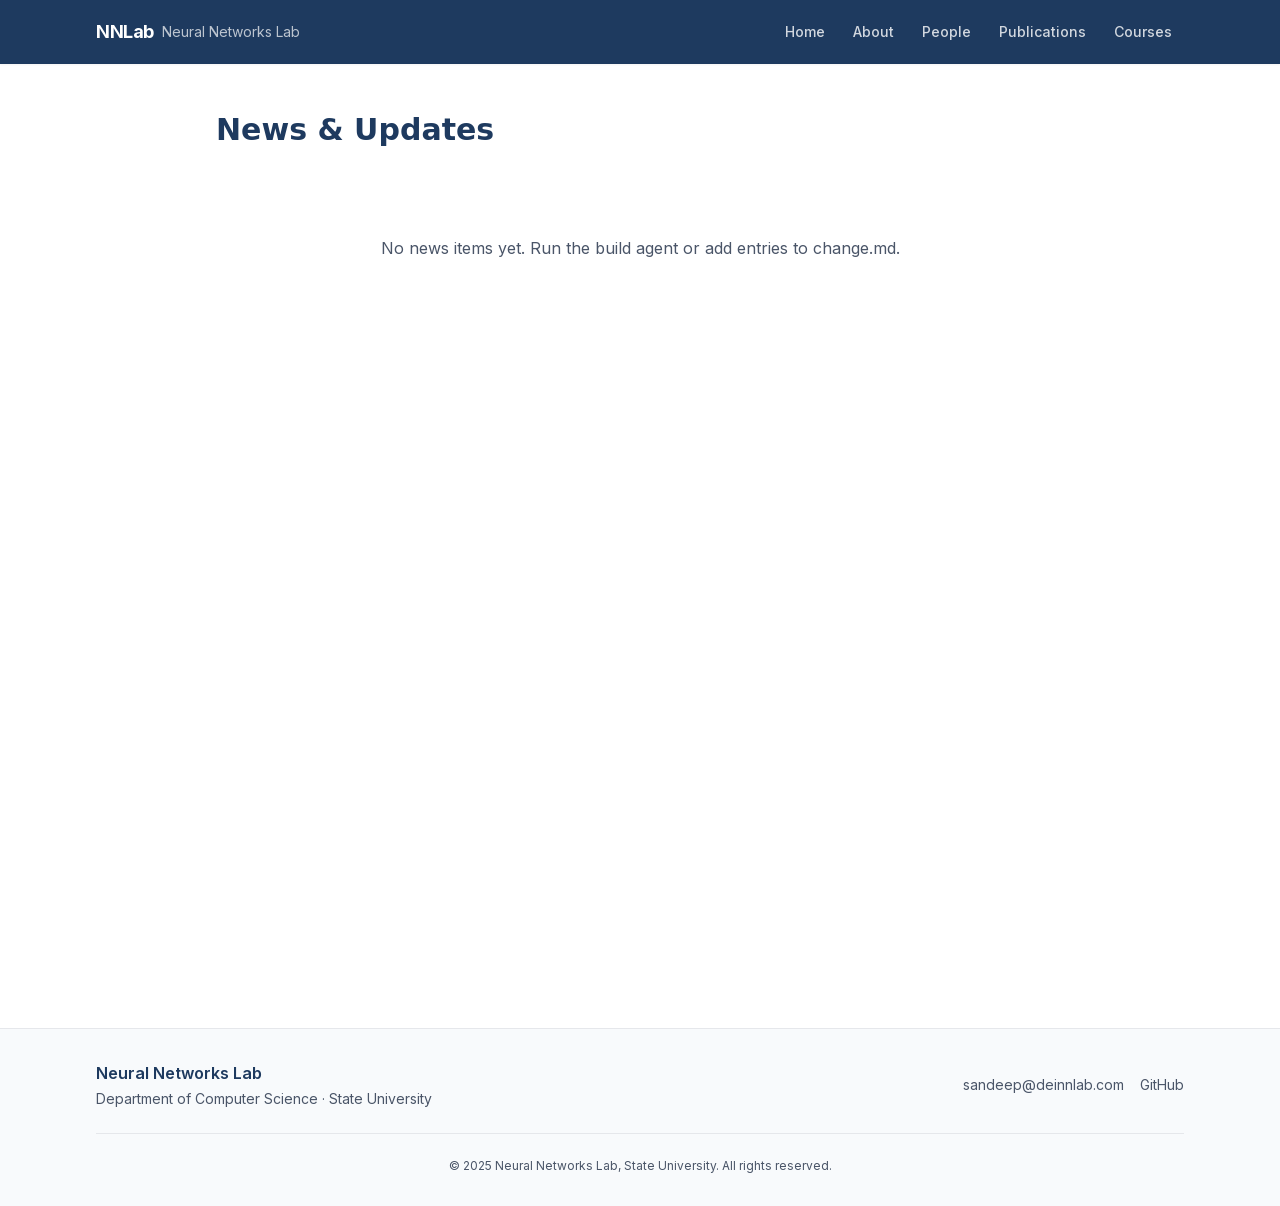
<file: news/index.html>
<!DOCTYPE html><html lang="en"><head><meta charSet="utf-8"/><meta name="viewport" content="width=device-width, initial-scale=1"/><link rel="preload" href="/_next/static/media/e4af272ccee01ff0-s.p.woff2" as="font" crossorigin="" type="font/woff2"/><link rel="stylesheet" href="/_next/static/css/364f4111d3280aca.css" data-precedence="next"/><link rel="preload" as="script" fetchPriority="low" href="/_next/static/chunks/webpack-9d964d8cb0d81fe9.js"/><script src="/_next/static/chunks/fd9d1056-3eee857bde8f3b06.js" async=""></script><script src="/_next/static/chunks/117-1410eaa8320e3733.js" async=""></script><script src="/_next/static/chunks/main-app-9709b040545f34bc.js" async=""></script><script src="/_next/static/chunks/972-380f0c685af81116.js" async=""></script><script src="/_next/static/chunks/app/layout-0d282a8eafd0fd22.js" async=""></script><title>Neural Networks Lab</title><meta name="description" content="Neural Networks Lab at State University"/><meta name="next-size-adjust"/><style>
          :root {
            --color-primary: #1e3a5f;
            --color-secondary: #2b6cb0;
            --color-accent: #c53030;
            --color-background: #ffffff;
            --color-surface: #f8fafc;
            --color-text-primary: #1a202c;
            --color-text-secondary: #4a5568;
          }
        </style><script src="/_next/static/chunks/polyfills-42372ed130431b0a.js" noModule=""></script></head><body class="__className_f367f3"><header class="sticky top-0 z-50 shadow-sm" style="background-color:var(--color-primary)"><nav class="max-w-6xl mx-auto px-4 sm:px-6 lg:px-8"><div class="flex items-center justify-between h-16"><a class="flex items-center gap-2" href="/"><span class="text-white font-bold text-lg tracking-tight">NNLab</span><span class="hidden sm:block text-white/70 text-sm">Neural Networks Lab</span></a><div class="hidden md:flex items-center gap-1"><a class="px-3 py-2 rounded-md text-sm font-medium transition-colors text-white/80 hover:bg-white/10 hover:text-white" href="/">Home</a><a class="px-3 py-2 rounded-md text-sm font-medium transition-colors text-white/80 hover:bg-white/10 hover:text-white" href="/about/">About</a><a class="px-3 py-2 rounded-md text-sm font-medium transition-colors text-white/80 hover:bg-white/10 hover:text-white" href="/people/">People</a><a class="px-3 py-2 rounded-md text-sm font-medium transition-colors text-white/80 hover:bg-white/10 hover:text-white" href="/publications/">Publications</a><a class="px-3 py-2 rounded-md text-sm font-medium transition-colors text-white/80 hover:bg-white/10 hover:text-white" href="/courses/">Courses</a></div><button class="md:hidden text-white/80 hover:text-white p-2" aria-label="Toggle menu"><svg class="w-6 h-6" fill="none" viewBox="0 0 24 24" stroke="currentColor"><path stroke-linecap="round" stroke-linejoin="round" stroke-width="2" d="M4 6h16M4 12h16M4 18h16"></path></svg></button></div></nav></header><main class="min-h-screen"><div class="max-w-4xl mx-auto px-4 sm:px-6 py-12"><h1 class="text-3xl font-bold mb-10" style="color:var(--color-primary)">News &amp; Updates</h1><p class="text-center py-12" style="color:var(--color-text-secondary)">No news items yet. Run the build agent or add entries to change.md.</p></div></main><footer class="border-t mt-16" style="background-color:var(--color-surface)"><div class="max-w-6xl mx-auto px-4 sm:px-6 lg:px-8 py-8"><div class="flex flex-col md:flex-row items-center justify-between gap-4"><div><p class="font-semibold" style="color:var(--color-primary)">Neural Networks Lab</p><p class="text-sm mt-1" style="color:var(--color-text-secondary)">Department of Computer Science<!-- --> · <!-- -->State University</p></div><div class="flex items-center gap-4 text-sm" style="color:var(--color-text-secondary)"><a href="mailto:sandeep@deinnlab.com" class="hover:underline">sandeep@deinnlab.com</a><a href="https://github.com" target="_blank" rel="noopener noreferrer" class="hover:underline">GitHub</a></div></div><div class="mt-6 pt-6 border-t text-center text-xs" style="color:var(--color-text-secondary)">© 2025 Neural Networks Lab, State University. All rights reserved.</div></div></footer><script src="/_next/static/chunks/webpack-9d964d8cb0d81fe9.js" async=""></script><script>(self.__next_f=self.__next_f||[]).push([0]);self.__next_f.push([2,null])</script><script>self.__next_f.push([1,"1:HL[\"/_next/static/media/e4af272ccee01ff0-s.p.woff2\",\"font\",{\"crossOrigin\":\"\",\"type\":\"font/woff2\"}]\n2:HL[\"/_next/static/css/364f4111d3280aca.css\",\"style\"]\n"])</script><script>self.__next_f.push([1,"3:I[2846,[],\"\"]\n5:I[4707,[],\"\"]\n6:I[6423,[],\"\"]\n7:I[3420,[\"972\",\"static/chunks/972-380f0c685af81116.js\",\"185\",\"static/chunks/app/layout-0d282a8eafd0fd22.js\"],\"default\"]\n9:I[1060,[],\"\"]\na:[]\n"])</script><script>self.__next_f.push([1,"0:[\"$\",\"$L3\",null,{\"buildId\":\"erIXIb9yv74kvQMpXHf3U\",\"assetPrefix\":\"\",\"urlParts\":[\"\",\"news\",\"\"],\"initialTree\":[\"\",{\"children\":[\"news\",{\"children\":[\"__PAGE__\",{}]}]},\"$undefined\",\"$undefined\",true],\"initialSeedData\":[\"\",{\"children\":[\"news\",{\"children\":[\"__PAGE__\",{},[[\"$L4\",[\"$\",\"div\",null,{\"className\":\"max-w-4xl mx-auto px-4 sm:px-6 py-12\",\"children\":[[\"$\",\"h1\",null,{\"className\":\"text-3xl font-bold mb-10\",\"style\":{\"color\":\"var(--color-primary)\"},\"children\":\"News \u0026 Updates\"}],[\"$\",\"p\",null,{\"className\":\"text-center py-12\",\"style\":{\"color\":\"var(--color-text-secondary)\"},\"children\":\"No news items yet. Run the build agent or add entries to change.md.\"}]]}],null],null],null]},[null,[\"$\",\"$L5\",null,{\"parallelRouterKey\":\"children\",\"segmentPath\":[\"children\",\"news\",\"children\"],\"error\":\"$undefined\",\"errorStyles\":\"$undefined\",\"errorScripts\":\"$undefined\",\"template\":[\"$\",\"$L6\",null,{}],\"templateStyles\":\"$undefined\",\"templateScripts\":\"$undefined\",\"notFound\":\"$undefined\",\"notFoundStyles\":\"$undefined\"}]],null]},[[[[\"$\",\"link\",\"0\",{\"rel\":\"stylesheet\",\"href\":\"/_next/static/css/364f4111d3280aca.css\",\"precedence\":\"next\",\"crossOrigin\":\"$undefined\"}]],[\"$\",\"html\",null,{\"lang\":\"en\",\"children\":[[\"$\",\"head\",null,{\"children\":[\"$\",\"style\",null,{\"children\":\"\\n          :root {\\n            --color-primary: #1e3a5f;\\n            --color-secondary: #2b6cb0;\\n            --color-accent: #c53030;\\n            --color-background: #ffffff;\\n            --color-surface: #f8fafc;\\n            --color-text-primary: #1a202c;\\n            --color-text-secondary: #4a5568;\\n          }\\n        \"}]}],[\"$\",\"body\",null,{\"className\":\"__className_f367f3\",\"children\":[[\"$\",\"$L7\",null,{}],[\"$\",\"main\",null,{\"className\":\"min-h-screen\",\"children\":[\"$\",\"$L5\",null,{\"parallelRouterKey\":\"children\",\"segmentPath\":[\"children\"],\"error\":\"$undefined\",\"errorStyles\":\"$undefined\",\"errorScripts\":\"$undefined\",\"template\":[\"$\",\"$L6\",null,{}],\"templateStyles\":\"$undefined\",\"templateScripts\":\"$undefined\",\"notFound\":[[\"$\",\"title\",null,{\"children\":\"404: This page could not be found.\"}],[\"$\",\"div\",null,{\"style\":{\"fontFamily\":\"system-ui,\\\"Segoe UI\\\",Roboto,Helvetica,Arial,sans-serif,\\\"Apple Color Emoji\\\",\\\"Segoe UI Emoji\\\"\",\"height\":\"100vh\",\"textAlign\":\"center\",\"display\":\"flex\",\"flexDirection\":\"column\",\"alignItems\":\"center\",\"justifyContent\":\"center\"},\"children\":[\"$\",\"div\",null,{\"children\":[[\"$\",\"style\",null,{\"dangerouslySetInnerHTML\":{\"__html\":\"body{color:#000;background:#fff;margin:0}.next-error-h1{border-right:1px solid rgba(0,0,0,.3)}@media (prefers-color-scheme:dark){body{color:#fff;background:#000}.next-error-h1{border-right:1px solid rgba(255,255,255,.3)}}\"}}],[\"$\",\"h1\",null,{\"className\":\"next-error-h1\",\"style\":{\"display\":\"inline-block\",\"margin\":\"0 20px 0 0\",\"padding\":\"0 23px 0 0\",\"fontSize\":24,\"fontWeight\":500,\"verticalAlign\":\"top\",\"lineHeight\":\"49px\"},\"children\":\"404\"}],[\"$\",\"div\",null,{\"style\":{\"display\":\"inline-block\"},\"children\":[\"$\",\"h2\",null,{\"style\":{\"fontSize\":14,\"fontWeight\":400,\"lineHeight\":\"49px\",\"margin\":0},\"children\":\"This page could not be found.\"}]}]]}]}]],\"notFoundStyles\":[]}]}],[\"$\",\"footer\",null,{\"className\":\"border-t mt-16\",\"style\":{\"backgroundColor\":\"var(--color-surface)\"},\"children\":[\"$\",\"div\",null,{\"className\":\"max-w-6xl mx-auto px-4 sm:px-6 lg:px-8 py-8\",\"children\":[[\"$\",\"div\",null,{\"className\":\"flex flex-col md:flex-row items-center justify-between gap-4\",\"children\":[[\"$\",\"div\",null,{\"children\":[[\"$\",\"p\",null,{\"className\":\"font-semibold\",\"style\":{\"color\":\"var(--color-primary)\"},\"children\":\"Neural Networks Lab\"}],[\"$\",\"p\",null,{\"className\":\"text-sm mt-1\",\"style\":{\"color\":\"var(--color-text-secondary)\"},\"children\":[\"Department of Computer Science\",\" · \",\"State University\"]}]]}],[\"$\",\"div\",null,{\"className\":\"flex items-center gap-4 text-sm\",\"style\":{\"color\":\"var(--color-text-secondary)\"},\"children\":[[\"$\",\"a\",null,{\"href\":\"mailto:sandeep@deinnlab.com\",\"className\":\"hover:underline\",\"children\":\"sandeep@deinnlab.com\"}],[\"$\",\"a\",null,{\"href\":\"https://github.com\",\"target\":\"_blank\",\"rel\":\"noopener noreferrer\",\"className\":\"hover:underline\",\"children\":\"GitHub\"}],\"\"]}]]}],[\"$\",\"div\",null,{\"className\":\"mt-6 pt-6 border-t text-center text-xs\",\"style\":{\"color\":\"var(--color-text-secondary)\"},\"children\":\"© 2025 Neural Networks Lab, State University. All rights reserved.\"}]]}]}]]}]]}]],null],null],\"couldBeIntercepted\":false,\"initialHead\":[null,\"$L8\"],\"globalErrorComponent\":\"$9\",\"missingSlots\":\"$Wa\"}]\n"])</script><script>self.__next_f.push([1,"8:[[\"$\",\"meta\",\"0\",{\"name\":\"viewport\",\"content\":\"width=device-width, initial-scale=1\"}],[\"$\",\"meta\",\"1\",{\"charSet\":\"utf-8\"}],[\"$\",\"title\",\"2\",{\"children\":\"Neural Networks Lab\"}],[\"$\",\"meta\",\"3\",{\"name\":\"description\",\"content\":\"Neural Networks Lab at State University\"}],[\"$\",\"meta\",\"4\",{\"name\":\"next-size-adjust\"}]]\n4:null\n"])</script></body></html>
</file>
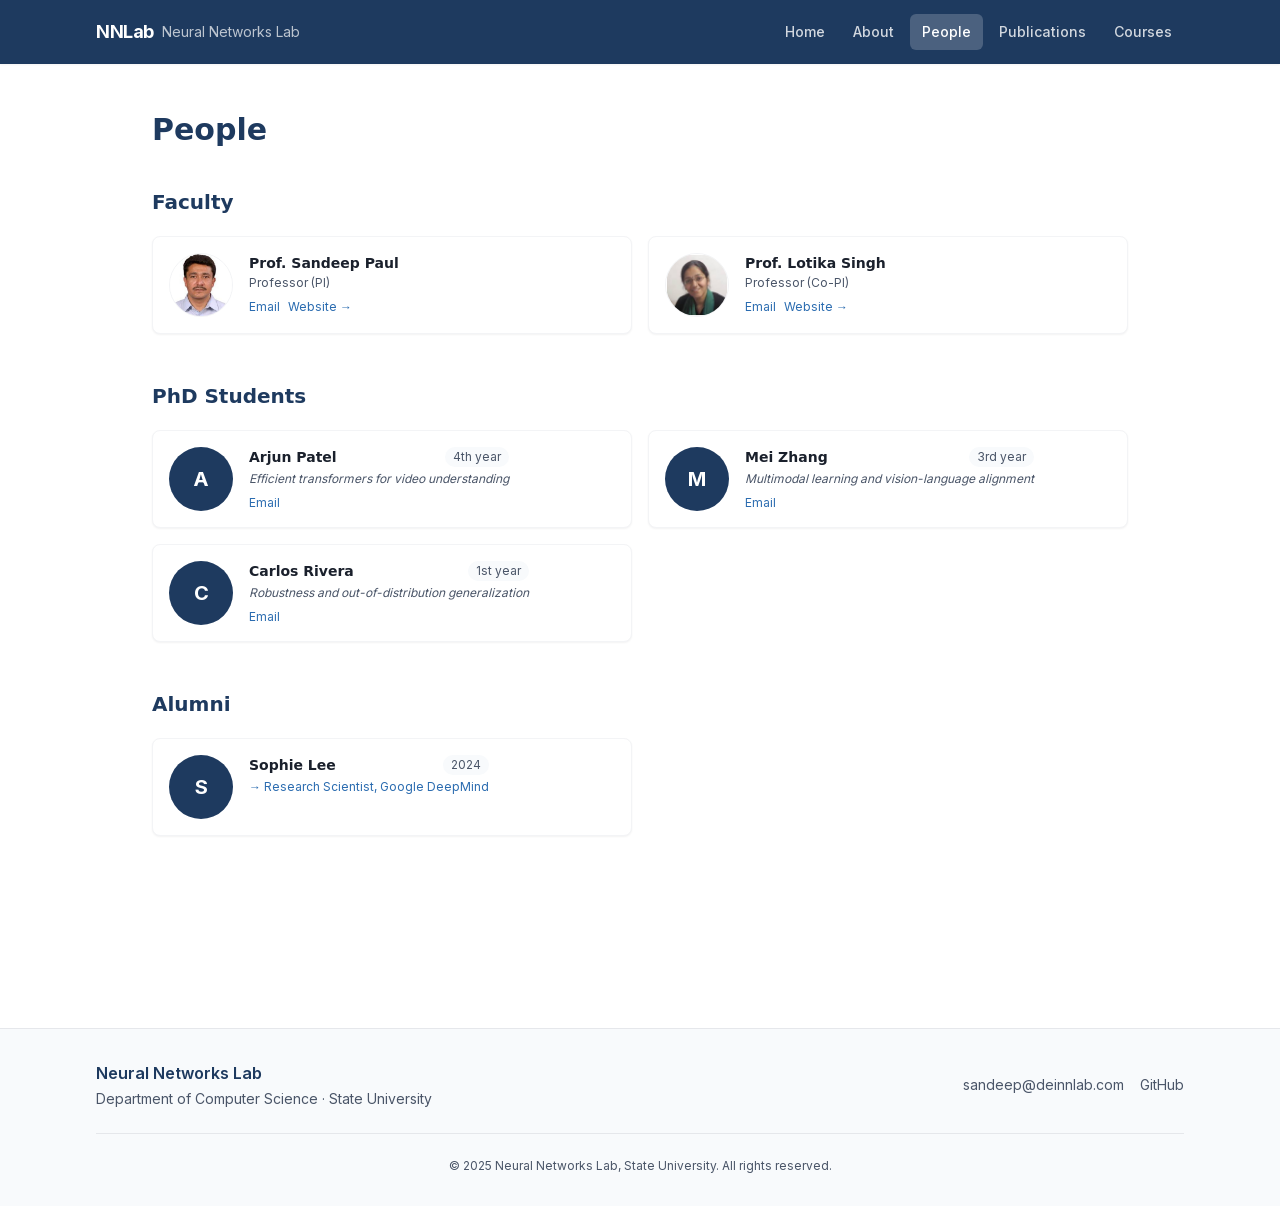
<file: people/index.html>
<!DOCTYPE html><html lang="en"><head><meta charSet="utf-8"/><meta name="viewport" content="width=device-width, initial-scale=1"/><link rel="preload" href="/_next/static/media/e4af272ccee01ff0-s.p.woff2" as="font" crossorigin="" type="font/woff2"/><link rel="preload" as="image" href="/images/sandeep.png"/><link rel="preload" as="image" href="/images/lotika.png"/><link rel="stylesheet" href="/_next/static/css/364f4111d3280aca.css" data-precedence="next"/><link rel="preload" as="script" fetchPriority="low" href="/_next/static/chunks/webpack-9d964d8cb0d81fe9.js"/><script src="/_next/static/chunks/fd9d1056-3eee857bde8f3b06.js" async=""></script><script src="/_next/static/chunks/117-1410eaa8320e3733.js" async=""></script><script src="/_next/static/chunks/main-app-9709b040545f34bc.js" async=""></script><script src="/_next/static/chunks/972-380f0c685af81116.js" async=""></script><script src="/_next/static/chunks/app/layout-0d282a8eafd0fd22.js" async=""></script><title>Neural Networks Lab</title><meta name="description" content="Neural Networks Lab at State University"/><meta name="next-size-adjust"/><style>
          :root {
            --color-primary: #1e3a5f;
            --color-secondary: #2b6cb0;
            --color-accent: #c53030;
            --color-background: #ffffff;
            --color-surface: #f8fafc;
            --color-text-primary: #1a202c;
            --color-text-secondary: #4a5568;
          }
        </style><script src="/_next/static/chunks/polyfills-42372ed130431b0a.js" noModule=""></script></head><body class="__className_f367f3"><header class="sticky top-0 z-50 shadow-sm" style="background-color:var(--color-primary)"><nav class="max-w-6xl mx-auto px-4 sm:px-6 lg:px-8"><div class="flex items-center justify-between h-16"><a class="flex items-center gap-2" href="/"><span class="text-white font-bold text-lg tracking-tight">NNLab</span><span class="hidden sm:block text-white/70 text-sm">Neural Networks Lab</span></a><div class="hidden md:flex items-center gap-1"><a class="px-3 py-2 rounded-md text-sm font-medium transition-colors text-white/80 hover:bg-white/10 hover:text-white" href="/">Home</a><a class="px-3 py-2 rounded-md text-sm font-medium transition-colors text-white/80 hover:bg-white/10 hover:text-white" href="/about/">About</a><a class="px-3 py-2 rounded-md text-sm font-medium transition-colors bg-white/20 text-white" href="/people/">People</a><a class="px-3 py-2 rounded-md text-sm font-medium transition-colors text-white/80 hover:bg-white/10 hover:text-white" href="/publications/">Publications</a><a class="px-3 py-2 rounded-md text-sm font-medium transition-colors text-white/80 hover:bg-white/10 hover:text-white" href="/courses/">Courses</a></div><button class="md:hidden text-white/80 hover:text-white p-2" aria-label="Toggle menu"><svg class="w-6 h-6" fill="none" viewBox="0 0 24 24" stroke="currentColor"><path stroke-linecap="round" stroke-linejoin="round" stroke-width="2" d="M4 6h16M4 12h16M4 18h16"></path></svg></button></div></nav></header><main class="min-h-screen"><div class="max-w-5xl mx-auto px-4 sm:px-6 py-12"><h1 class="text-3xl font-bold mb-10" style="color:var(--color-primary)">People</h1><section class="mb-12"><h2 class="text-xl font-semibold mb-5" style="color:var(--color-primary)">Faculty</h2><div class="grid grid-cols-1 md:grid-cols-2 gap-4"><div class="flex gap-4 p-4 bg-white rounded-lg border border-gray-100 shadow-sm"><img src="/images/sandeep.png" alt="Prof. Sandeep Paul" class="w-16 h-16 rounded-full object-cover flex-shrink-0 border border-gray-100"/><div class="min-w-0"><div class="flex items-start justify-between gap-2 flex-wrap"><h3 class="font-semibold text-sm">Prof. Sandeep Paul</h3></div><p class="text-xs mt-0.5" style="color:var(--color-text-secondary)">Professor (PI)</p><div class="flex flex-wrap gap-2 mt-2 text-xs"><a href="mailto:sandeep@gmail.com" class="hover:underline" style="color:var(--color-secondary)">Email</a><a href="https://www.dei.ac.in/science/index.php/phy-faculty/90-physicsfaculty/158-dr-sandeep-paul" target="_blank" rel="noopener noreferrer" class="hover:underline" style="color:var(--color-secondary)">Website →</a></div></div></div><div class="flex gap-4 p-4 bg-white rounded-lg border border-gray-100 shadow-sm"><img src="/images/lotika.png" alt="Prof. Lotika Singh" class="w-16 h-16 rounded-full object-cover flex-shrink-0 border border-gray-100"/><div class="min-w-0"><div class="flex items-start justify-between gap-2 flex-wrap"><h3 class="font-semibold text-sm">Prof. Lotika Singh</h3></div><p class="text-xs mt-0.5" style="color:var(--color-text-secondary)">Professor (Co-PI)</p><div class="flex flex-wrap gap-2 mt-2 text-xs"><a href="mailto:lotika@gmail.com" class="hover:underline" style="color:var(--color-secondary)">Email</a><a href="https://www.dei.ac.in/science/index.php/phy-faculty/90-physicsfaculty/157-dr-lotika-shingh" target="_blank" rel="noopener noreferrer" class="hover:underline" style="color:var(--color-secondary)">Website →</a></div></div></div></div></section><section class="mb-12"><h2 class="text-xl font-semibold mb-5" style="color:var(--color-primary)">PhD Students</h2><div class="grid grid-cols-1 md:grid-cols-2 gap-4"><div class="flex gap-4 p-4 bg-white rounded-lg border border-gray-100 shadow-sm"><div class="w-16 h-16 rounded-full flex-shrink-0 flex items-center justify-center text-white text-xl font-bold" style="background-color:var(--color-primary)">A</div><div class="min-w-0"><div class="flex items-start justify-between gap-2 flex-wrap"><h3 class="font-semibold text-sm">Arjun Patel</h3><span class="text-xs px-2 py-0.5 rounded-full" style="background-color:var(--color-surface);color:var(--color-text-secondary)">4th year</span></div><p class="text-xs mt-1 italic" style="color:var(--color-text-secondary)">Efficient transformers for video understanding</p><div class="flex flex-wrap gap-2 mt-2 text-xs"><a href="mailto:arjun@stateuniv.edu" class="hover:underline" style="color:var(--color-secondary)">Email</a></div></div></div><div class="flex gap-4 p-4 bg-white rounded-lg border border-gray-100 shadow-sm"><div class="w-16 h-16 rounded-full flex-shrink-0 flex items-center justify-center text-white text-xl font-bold" style="background-color:var(--color-primary)">M</div><div class="min-w-0"><div class="flex items-start justify-between gap-2 flex-wrap"><h3 class="font-semibold text-sm">Mei Zhang</h3><span class="text-xs px-2 py-0.5 rounded-full" style="background-color:var(--color-surface);color:var(--color-text-secondary)">3rd year</span></div><p class="text-xs mt-1 italic" style="color:var(--color-text-secondary)">Multimodal learning and vision-language alignment</p><div class="flex flex-wrap gap-2 mt-2 text-xs"><a href="mailto:mei.zhang@stateuniv.edu" class="hover:underline" style="color:var(--color-secondary)">Email</a></div></div></div><div class="flex gap-4 p-4 bg-white rounded-lg border border-gray-100 shadow-sm"><div class="w-16 h-16 rounded-full flex-shrink-0 flex items-center justify-center text-white text-xl font-bold" style="background-color:var(--color-primary)">C</div><div class="min-w-0"><div class="flex items-start justify-between gap-2 flex-wrap"><h3 class="font-semibold text-sm">Carlos Rivera</h3><span class="text-xs px-2 py-0.5 rounded-full" style="background-color:var(--color-surface);color:var(--color-text-secondary)">1st year</span></div><p class="text-xs mt-1 italic" style="color:var(--color-text-secondary)">Robustness and out-of-distribution generalization</p><div class="flex flex-wrap gap-2 mt-2 text-xs"><a href="mailto:crivera@stateuniv.edu" class="hover:underline" style="color:var(--color-secondary)">Email</a></div></div></div></div></section><section class="mb-12"><h2 class="text-xl font-semibold mb-5" style="color:var(--color-primary)">Alumni</h2><div class="grid grid-cols-1 md:grid-cols-2 gap-4"><div class="flex gap-4 p-4 bg-white rounded-lg border border-gray-100 shadow-sm"><div class="w-16 h-16 rounded-full flex-shrink-0 flex items-center justify-center text-white text-xl font-bold" style="background-color:var(--color-primary)">S</div><div class="min-w-0"><div class="flex items-start justify-between gap-2 flex-wrap"><h3 class="font-semibold text-sm">Sophie Lee</h3><span class="text-xs px-2 py-0.5 rounded-full" style="background-color:var(--color-surface);color:var(--color-text-secondary)">2024</span></div><p class="text-xs mt-1" style="color:var(--color-secondary)">→ <!-- -->Research Scientist, Google DeepMind</p><div class="flex flex-wrap gap-2 mt-2 text-xs"></div></div></div></div></section></div></main><footer class="border-t mt-16" style="background-color:var(--color-surface)"><div class="max-w-6xl mx-auto px-4 sm:px-6 lg:px-8 py-8"><div class="flex flex-col md:flex-row items-center justify-between gap-4"><div><p class="font-semibold" style="color:var(--color-primary)">Neural Networks Lab</p><p class="text-sm mt-1" style="color:var(--color-text-secondary)">Department of Computer Science<!-- --> · <!-- -->State University</p></div><div class="flex items-center gap-4 text-sm" style="color:var(--color-text-secondary)"><a href="mailto:sandeep@deinnlab.com" class="hover:underline">sandeep@deinnlab.com</a><a href="https://github.com" target="_blank" rel="noopener noreferrer" class="hover:underline">GitHub</a></div></div><div class="mt-6 pt-6 border-t text-center text-xs" style="color:var(--color-text-secondary)">© 2025 Neural Networks Lab, State University. All rights reserved.</div></div></footer><script src="/_next/static/chunks/webpack-9d964d8cb0d81fe9.js" async=""></script><script>(self.__next_f=self.__next_f||[]).push([0]);self.__next_f.push([2,null])</script><script>self.__next_f.push([1,"1:HL[\"/_next/static/media/e4af272ccee01ff0-s.p.woff2\",\"font\",{\"crossOrigin\":\"\",\"type\":\"font/woff2\"}]\n2:HL[\"/_next/static/css/364f4111d3280aca.css\",\"style\"]\n"])</script><script>self.__next_f.push([1,"3:I[2846,[],\"\"]\n5:I[4707,[],\"\"]\n6:I[6423,[],\"\"]\n7:I[3420,[\"972\",\"static/chunks/972-380f0c685af81116.js\",\"185\",\"static/chunks/app/layout-0d282a8eafd0fd22.js\"],\"default\"]\n9:I[1060,[],\"\"]\na:[]\n"])</script><script>self.__next_f.push([1,"0:[\"$\",\"$L3\",null,{\"buildId\":\"erIXIb9yv74kvQMpXHf3U\",\"assetPrefix\":\"\",\"urlParts\":[\"\",\"people\",\"\"],\"initialTree\":[\"\",{\"children\":[\"people\",{\"children\":[\"__PAGE__\",{}]}]},\"$undefined\",\"$undefined\",true],\"initialSeedData\":[\"\",{\"children\":[\"people\",{\"children\":[\"__PAGE__\",{},[[\"$L4\",[\"$\",\"div\",null,{\"className\":\"max-w-5xl mx-auto px-4 sm:px-6 py-12\",\"children\":[[\"$\",\"h1\",null,{\"className\":\"text-3xl font-bold mb-10\",\"style\":{\"color\":\"var(--color-primary)\"},\"children\":\"People\"}],[\"$\",\"section\",null,{\"className\":\"mb-12\",\"children\":[[\"$\",\"h2\",null,{\"className\":\"text-xl font-semibold mb-5\",\"style\":{\"color\":\"var(--color-primary)\"},\"children\":\"Faculty\"}],[\"$\",\"div\",null,{\"className\":\"grid grid-cols-1 md:grid-cols-2 gap-4\",\"children\":[[\"$\",\"div\",null,{\"className\":\"flex gap-4 p-4 bg-white rounded-lg border border-gray-100 shadow-sm\",\"children\":[[\"$\",\"img\",null,{\"src\":\"/images/sandeep.png\",\"alt\":\"Prof. Sandeep Paul\",\"className\":\"w-16 h-16 rounded-full object-cover flex-shrink-0 border border-gray-100\"}],[\"$\",\"div\",null,{\"className\":\"min-w-0\",\"children\":[[\"$\",\"div\",null,{\"className\":\"flex items-start justify-between gap-2 flex-wrap\",\"children\":[[\"$\",\"h3\",null,{\"className\":\"font-semibold text-sm\",\"children\":\"Prof. Sandeep Paul\"}],\"$undefined\"]}],[\"$\",\"p\",null,{\"className\":\"text-xs mt-0.5\",\"style\":{\"color\":\"var(--color-text-secondary)\"},\"children\":\"Professor (PI)\"}],\"\",\"$undefined\",[\"$\",\"div\",null,{\"className\":\"flex flex-wrap gap-2 mt-2 text-xs\",\"children\":[[\"$\",\"a\",null,{\"href\":\"mailto:sandeep@gmail.com\",\"className\":\"hover:underline\",\"style\":{\"color\":\"var(--color-secondary)\"},\"children\":\"Email\"}],[\"$\",\"a\",null,{\"href\":\"https://www.dei.ac.in/science/index.php/phy-faculty/90-physicsfaculty/158-dr-sandeep-paul\",\"target\":\"_blank\",\"rel\":\"noopener noreferrer\",\"className\":\"hover:underline\",\"style\":{\"color\":\"var(--color-secondary)\"},\"children\":\"Website →\"}]]}]]}]]}],[\"$\",\"div\",null,{\"className\":\"flex gap-4 p-4 bg-white rounded-lg border border-gray-100 shadow-sm\",\"children\":[[\"$\",\"img\",null,{\"src\":\"/images/lotika.png\",\"alt\":\"Prof. Lotika Singh\",\"className\":\"w-16 h-16 rounded-full object-cover flex-shrink-0 border border-gray-100\"}],[\"$\",\"div\",null,{\"className\":\"min-w-0\",\"children\":[[\"$\",\"div\",null,{\"className\":\"flex items-start justify-between gap-2 flex-wrap\",\"children\":[[\"$\",\"h3\",null,{\"className\":\"font-semibold text-sm\",\"children\":\"Prof. Lotika Singh\"}],\"$undefined\"]}],[\"$\",\"p\",null,{\"className\":\"text-xs mt-0.5\",\"style\":{\"color\":\"var(--color-text-secondary)\"},\"children\":\"Professor (Co-PI)\"}],\"\",\"$undefined\",[\"$\",\"div\",null,{\"className\":\"flex flex-wrap gap-2 mt-2 text-xs\",\"children\":[[\"$\",\"a\",null,{\"href\":\"mailto:lotika@gmail.com\",\"className\":\"hover:underline\",\"style\":{\"color\":\"var(--color-secondary)\"},\"children\":\"Email\"}],[\"$\",\"a\",null,{\"href\":\"https://www.dei.ac.in/science/index.php/phy-faculty/90-physicsfaculty/157-dr-lotika-shingh\",\"target\":\"_blank\",\"rel\":\"noopener noreferrer\",\"className\":\"hover:underline\",\"style\":{\"color\":\"var(--color-secondary)\"},\"children\":\"Website →\"}]]}]]}]]}]]}]]}],[\"$\",\"section\",null,{\"className\":\"mb-12\",\"children\":[[\"$\",\"h2\",null,{\"className\":\"text-xl font-semibold mb-5\",\"style\":{\"color\":\"var(--color-primary)\"},\"children\":\"PhD Students\"}],[\"$\",\"div\",null,{\"className\":\"grid grid-cols-1 md:grid-cols-2 gap-4\",\"children\":[[\"$\",\"div\",null,{\"className\":\"flex gap-4 p-4 bg-white rounded-lg border border-gray-100 shadow-sm\",\"children\":[[\"$\",\"div\",null,{\"className\":\"w-16 h-16 rounded-full flex-shrink-0 flex items-center justify-center text-white text-xl font-bold\",\"style\":{\"backgroundColor\":\"var(--color-primary)\"},\"children\":\"A\"}],[\"$\",\"div\",null,{\"className\":\"min-w-0\",\"children\":[[\"$\",\"div\",null,{\"className\":\"flex items-start justify-between gap-2 flex-wrap\",\"children\":[[\"$\",\"h3\",null,{\"className\":\"font-semibold text-sm\",\"children\":\"Arjun Patel\"}],[\"$\",\"span\",null,{\"className\":\"text-xs px-2 py-0.5 rounded-full\",\"style\":{\"backgroundColor\":\"var(--color-surface)\",\"color\":\"var(--color-text-secondary)\"},\"children\":\"4th year\"}]]}],\"$undefined\",[\"$\",\"p\",null,{\"className\":\"text-xs mt-1 italic\",\"style\":{\"color\":\"var(--color-text-secondary)\"},\"children\":\"Efficient transformers for video understanding\"}],\"$undefined\",[\"$\",\"div\",null,{\"className\":\"flex flex-wrap gap-2 mt-2 text-xs\",\"children\":[[\"$\",\"a\",null,{\"href\":\"mailto:arjun@stateuniv.edu\",\"className\":\"hover:underline\",\"style\":{\"color\":\"var(--color-secondary)\"},\"children\":\"Email\"}],\"\"]}]]}]]}],[\"$\",\"div\",null,{\"className\":\"flex gap-4 p-4 bg-white rounded-lg border border-gray-100 shadow-sm\",\"children\":[[\"$\",\"div\",null,{\"className\":\"w-16 h-16 rounded-full flex-shrink-0 flex items-center justify-center text-white text-xl font-bold\",\"style\":{\"backgroundColor\":\"var(--color-primary)\"},\"children\":\"M\"}],[\"$\",\"div\",null,{\"className\":\"min-w-0\",\"children\":[[\"$\",\"div\",null,{\"className\":\"flex items-start justify-between gap-2 flex-wrap\",\"children\":[[\"$\",\"h3\",null,{\"className\":\"font-semibold text-sm\",\"children\":\"Mei Zhang\"}],[\"$\",\"span\",null,{\"className\":\"text-xs px-2 py-0.5 rounded-full\",\"style\":{\"backgroundColor\":\"var(--color-surface)\",\"color\":\"var(--color-text-secondary)\"},\"children\":\"3rd year\"}]]}],\"$undefined\",[\"$\",\"p\",null,{\"className\":\"text-xs mt-1 italic\",\"style\":{\"color\":\"var(--color-text-secondary)\"},\"children\":\"Multimodal learning and vision-language alignment\"}],\"$undefined\",[\"$\",\"div\",null,{\"className\":\"flex flex-wrap gap-2 mt-2 text-xs\",\"children\":[[\"$\",\"a\",null,{\"href\":\"mailto:mei.zhang@stateuniv.edu\",\"className\":\"hover:underline\",\"style\":{\"color\":\"var(--color-secondary)\"},\"children\":\"Email\"}],\"\"]}]]}]]}],[\"$\",\"div\",null,{\"className\":\"flex gap-4 p-4 bg-white rounded-lg border border-gray-100 shadow-sm\",\"children\":[[\"$\",\"div\",null,{\"className\":\"w-16 h-16 rounded-full flex-shrink-0 flex items-center justify-center text-white text-xl font-bold\",\"style\":{\"backgroundColor\":\"var(--color-primary)\"},\"children\":\"C\"}],[\"$\",\"div\",null,{\"className\":\"min-w-0\",\"children\":[[\"$\",\"div\",null,{\"className\":\"flex items-start justify-between gap-2 flex-wrap\",\"children\":[[\"$\",\"h3\",null,{\"className\":\"font-semibold text-sm\",\"children\":\"Carlos Rivera\"}],[\"$\",\"span\",null,{\"className\":\"text-xs px-2 py-0.5 rounded-full\",\"style\":{\"backgroundColor\":\"var(--color-surface)\",\"color\":\"var(--color-text-secondary)\"},\"children\":\"1st year\"}]]}],\"$undefined\",[\"$\",\"p\",null,{\"className\":\"text-xs mt-1 italic\",\"style\":{\"color\":\"var(--color-text-secondary)\"},\"children\":\"Robustness and out-of-distribution generalization\"}],\"$undefined\",[\"$\",\"div\",null,{\"className\":\"flex flex-wrap gap-2 mt-2 text-xs\",\"children\":[[\"$\",\"a\",null,{\"href\":\"mailto:crivera@stateuniv.edu\",\"className\":\"hover:underline\",\"style\":{\"color\":\"var(--color-secondary)\"},\"children\":\"Email\"}],\"\"]}]]}]]}]]}]]}],null,null,null,[\"$\",\"section\",null,{\"className\":\"mb-12\",\"children\":[[\"$\",\"h2\",null,{\"className\":\"text-xl font-semibold mb-5\",\"style\":{\"color\":\"var(--color-primary)\"},\"children\":\"Alumni\"}],[\"$\",\"div\",null,{\"className\":\"grid grid-cols-1 md:grid-cols-2 gap-4\",\"children\":[[\"$\",\"div\",null,{\"className\":\"flex gap-4 p-4 bg-white rounded-lg border border-gray-100 shadow-sm\",\"children\":[[\"$\",\"div\",null,{\"className\":\"w-16 h-16 rounded-full flex-shrink-0 flex items-center justify-center text-white text-xl font-bold\",\"style\":{\"backgroundColor\":\"var(--color-primary)\"},\"children\":\"S\"}],[\"$\",\"div\",null,{\"className\":\"min-w-0\",\"children\":[[\"$\",\"div\",null,{\"className\":\"flex items-start justify-between gap-2 flex-wrap\",\"children\":[[\"$\",\"h3\",null,{\"className\":\"font-semibold text-sm\",\"children\":\"Sophie Lee\"}],[\"$\",\"span\",null,{\"className\":\"text-xs px-2 py-0.5 rounded-full\",\"style\":{\"backgroundColor\":\"var(--color-surface)\",\"color\":\"var(--color-text-secondary)\"},\"children\":\"2024\"}]]}],\"$undefined\",\"$undefined\",[\"$\",\"p\",null,{\"className\":\"text-xs mt-1\",\"style\":{\"color\":\"var(--color-secondary)\"},\"children\":[\"→ \",\"Research Scientist, Google DeepMind\"]}],[\"$\",\"div\",null,{\"className\":\"flex flex-wrap gap-2 mt-2 text-xs\",\"children\":[\"$undefined\",\"$undefined\"]}]]}]]}]]}]]}]]}],null],null],null]},[null,[\"$\",\"$L5\",null,{\"parallelRouterKey\":\"children\",\"segmentPath\":[\"children\",\"people\",\"children\"],\"error\":\"$undefined\",\"errorStyles\":\"$undefined\",\"errorScripts\":\"$undefined\",\"template\":[\"$\",\"$L6\",null,{}],\"templateStyles\":\"$undefined\",\"templateScripts\":\"$undefined\",\"notFound\":\"$undefined\",\"notFoundStyles\":\"$undefined\"}]],null]},[[[[\"$\",\"link\",\"0\",{\"rel\":\"stylesheet\",\"href\":\"/_next/static/css/364f4111d3280aca.css\",\"precedence\":\"next\",\"crossOrigin\":\"$undefined\"}]],[\"$\",\"html\",null,{\"lang\":\"en\",\"children\":[[\"$\",\"head\",null,{\"children\":[\"$\",\"style\",null,{\"children\":\"\\n          :root {\\n            --color-primary: #1e3a5f;\\n            --color-secondary: #2b6cb0;\\n            --color-accent: #c53030;\\n            --color-background: #ffffff;\\n            --color-surface: #f8fafc;\\n            --color-text-primary: #1a202c;\\n            --color-text-secondary: #4a5568;\\n          }\\n        \"}]}],[\"$\",\"body\",null,{\"className\":\"__className_f367f3\",\"children\":[[\"$\",\"$L7\",null,{}],[\"$\",\"main\",null,{\"className\":\"min-h-screen\",\"children\":[\"$\",\"$L5\",null,{\"parallelRouterKey\":\"children\",\"segmentPath\":[\"children\"],\"error\":\"$undefined\",\"errorStyles\":\"$undefined\",\"errorScripts\":\"$undefined\",\"template\":[\"$\",\"$L6\",null,{}],\"templateStyles\":\"$undefined\",\"templateScripts\":\"$undefined\",\"notFound\":[[\"$\",\"title\",null,{\"children\":\"404: This page could not be found.\"}],[\"$\",\"div\",null,{\"style\":{\"fontFamily\":\"system-ui,\\\"Segoe UI\\\",Roboto,Helvetica,Arial,sans-serif,\\\"Apple Color Emoji\\\",\\\"Segoe UI Emoji\\\"\",\"height\":\"100vh\",\"textAlign\":\"center\",\"display\":\"flex\",\"flexDirection\":\"column\",\"alignItems\":\"center\",\"justifyContent\":\"center\"},\"children\":[\"$\",\"div\",null,{\"children\":[[\"$\",\"style\",null,{\"dangerouslySetInnerHTML\":{\"__html\":\"body{color:#000;background:#fff;margin:0}.next-error-h1{border-right:1px solid rgba(0,0,0,.3)}@media (prefers-color-scheme:dark){body{color:#fff;background:#000}.next-error-h1{border-right:1px solid rgba(255,255,255,.3)}}\"}}],[\"$\",\"h1\",null,{\"className\":\"next-error-h1\",\"style\":{\"display\":\"inline-block\",\"margin\":\"0 20px 0 0\",\"padding\":\"0 23px 0 0\",\"fontSize\":24,\"fontWeight\":500,\"verticalAlign\":\"top\",\"lineHeight\":\"49px\"},\"children\":\"404\"}],[\"$\",\"div\",null,{\"style\":{\"display\":\"inline-block\"},\"children\":[\"$\",\"h2\",null,{\"style\":{\"fontSize\":14,\"fontWeight\":400,\"lineHeight\":\"49px\",\"margin\":0},\"children\":\"This page could not be found.\"}]}]]}]}]],\"notFoundStyles\":[]}]}],[\"$\",\"footer\",null,{\"className\":\"border-t mt-16\",\"style\":{\"backgroundColor\":\"var(--color-surface)\"},\"children\":[\"$\",\"div\",null,{\"className\":\"max-w-6xl mx-auto px-4 sm:px-6 lg:px-8 py-8\",\"children\":[[\"$\",\"div\",null,{\"className\":\"flex flex-col md:flex-row items-center justify-between gap-4\",\"children\":[[\"$\",\"div\",null,{\"children\":[[\"$\",\"p\",null,{\"className\":\"font-semibold\",\"style\":{\"color\":\"var(--color-primary)\"},\"children\":\"Neural Networks Lab\"}],[\"$\",\"p\",null,{\"className\":\"text-sm mt-1\",\"style\":{\"color\":\"var(--color-text-secondary)\"},\"children\":[\"Department of Computer Science\",\" · \",\"State University\"]}]]}],[\"$\",\"div\",null,{\"className\":\"flex items-center gap-4 text-sm\",\"style\":{\"color\":\"var(--color-text-secondary)\"},\"children\":[[\"$\",\"a\",null,{\"href\":\"mailto:sandeep@deinnlab.com\",\"className\":\"hover:underline\",\"children\":\"sandeep@deinnlab.com\"}],[\"$\",\"a\",null,{\"href\":\"https://github.com\",\"target\":\"_blank\",\"rel\":\"noopener noreferrer\",\"className\":\"hover:underline\",\"children\":\"GitHub\"}],\"\"]}]]}],[\"$\",\"div\",null,{\"className\":\"mt-6 pt-6 border-t text-center text-xs\",\"style\":{\"color\":\"var(--color-text-secondary)\"},\"children\":\"© 2025 Neural Networks Lab, State University. All rights reserved.\"}]]}]}]]}]]}]],null],null],\"couldBeIntercepted\":false,\"initialHead\":[null,\"$L8\"],\"globalErrorComponent\":\"$9\",\"missingSlots\":\"$Wa\"}]\n"])</script><script>self.__next_f.push([1,"8:[[\"$\",\"meta\",\"0\",{\"name\":\"viewport\",\"content\":\"width=device-width, initial-scale=1\"}],[\"$\",\"meta\",\"1\",{\"charSet\":\"utf-8\"}],[\"$\",\"title\",\"2\",{\"children\":\"Neural Networks Lab\"}],[\"$\",\"meta\",\"3\",{\"name\":\"description\",\"content\":\"Neural Networks Lab at State University\"}],[\"$\",\"meta\",\"4\",{\"name\":\"next-size-adjust\"}]]\n4:null\n"])</script></body></html>
</file>
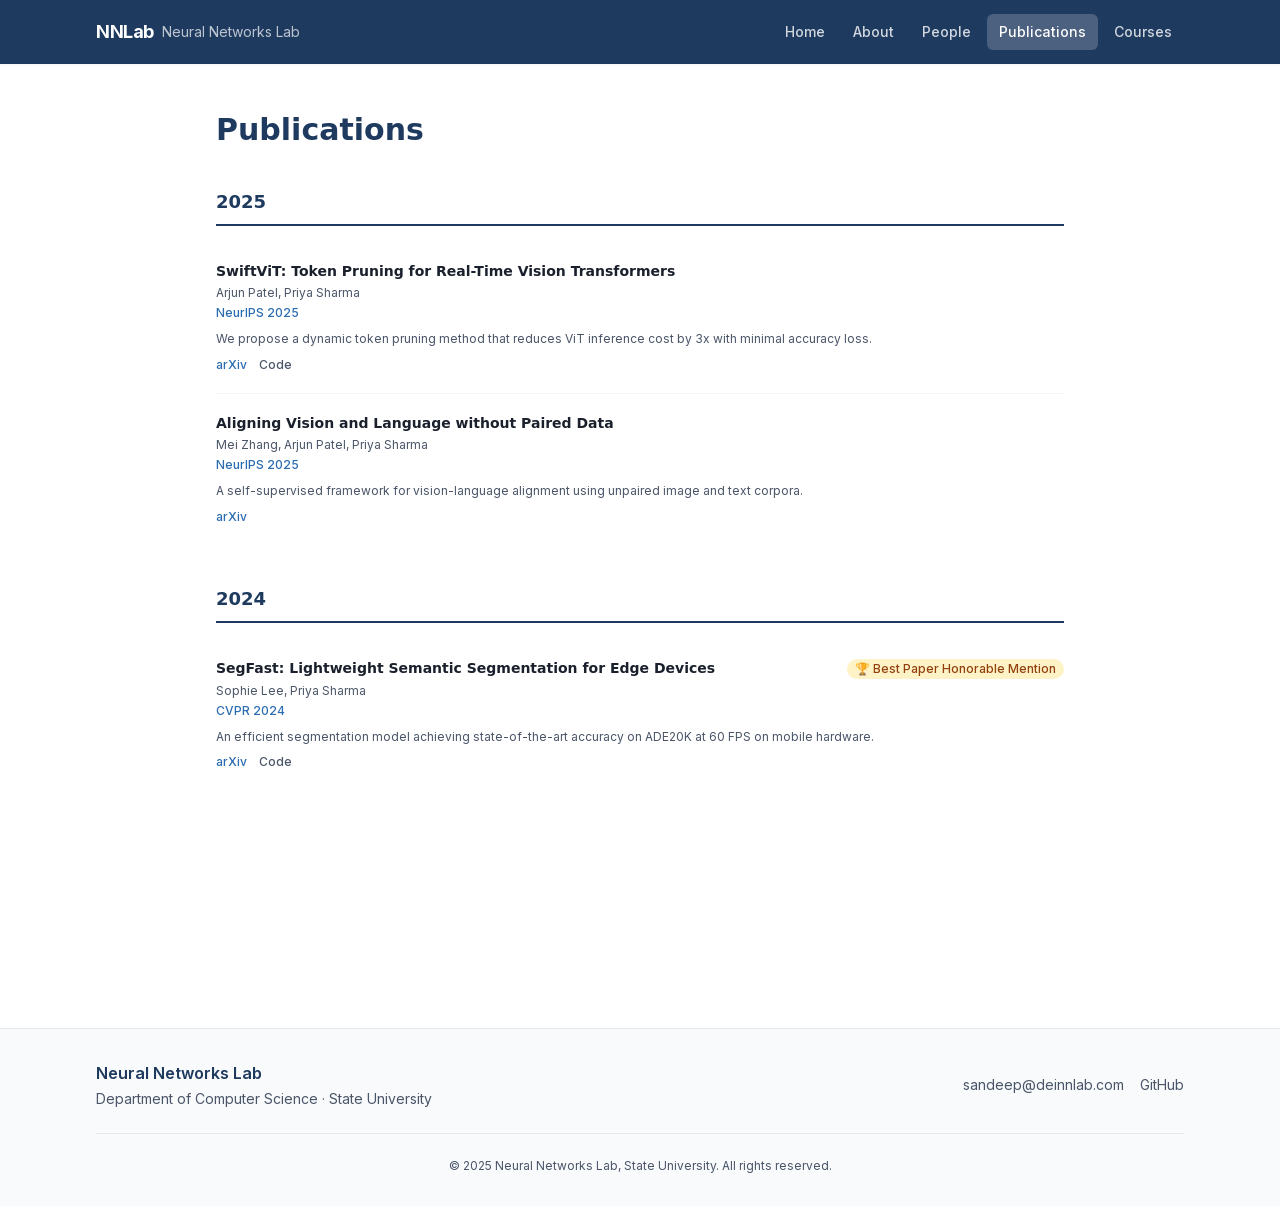
<file: publications/index.html>
<!DOCTYPE html><html lang="en"><head><meta charSet="utf-8"/><meta name="viewport" content="width=device-width, initial-scale=1"/><link rel="preload" href="/_next/static/media/e4af272ccee01ff0-s.p.woff2" as="font" crossorigin="" type="font/woff2"/><link rel="stylesheet" href="/_next/static/css/364f4111d3280aca.css" data-precedence="next"/><link rel="preload" as="script" fetchPriority="low" href="/_next/static/chunks/webpack-9d964d8cb0d81fe9.js"/><script src="/_next/static/chunks/fd9d1056-3eee857bde8f3b06.js" async=""></script><script src="/_next/static/chunks/117-1410eaa8320e3733.js" async=""></script><script src="/_next/static/chunks/main-app-9709b040545f34bc.js" async=""></script><script src="/_next/static/chunks/972-380f0c685af81116.js" async=""></script><script src="/_next/static/chunks/app/layout-0d282a8eafd0fd22.js" async=""></script><title>Neural Networks Lab</title><meta name="description" content="Neural Networks Lab at State University"/><meta name="next-size-adjust"/><style>
          :root {
            --color-primary: #1e3a5f;
            --color-secondary: #2b6cb0;
            --color-accent: #c53030;
            --color-background: #ffffff;
            --color-surface: #f8fafc;
            --color-text-primary: #1a202c;
            --color-text-secondary: #4a5568;
          }
        </style><script src="/_next/static/chunks/polyfills-42372ed130431b0a.js" noModule=""></script></head><body class="__className_f367f3"><header class="sticky top-0 z-50 shadow-sm" style="background-color:var(--color-primary)"><nav class="max-w-6xl mx-auto px-4 sm:px-6 lg:px-8"><div class="flex items-center justify-between h-16"><a class="flex items-center gap-2" href="/"><span class="text-white font-bold text-lg tracking-tight">NNLab</span><span class="hidden sm:block text-white/70 text-sm">Neural Networks Lab</span></a><div class="hidden md:flex items-center gap-1"><a class="px-3 py-2 rounded-md text-sm font-medium transition-colors text-white/80 hover:bg-white/10 hover:text-white" href="/">Home</a><a class="px-3 py-2 rounded-md text-sm font-medium transition-colors text-white/80 hover:bg-white/10 hover:text-white" href="/about/">About</a><a class="px-3 py-2 rounded-md text-sm font-medium transition-colors text-white/80 hover:bg-white/10 hover:text-white" href="/people/">People</a><a class="px-3 py-2 rounded-md text-sm font-medium transition-colors bg-white/20 text-white" href="/publications/">Publications</a><a class="px-3 py-2 rounded-md text-sm font-medium transition-colors text-white/80 hover:bg-white/10 hover:text-white" href="/courses/">Courses</a></div><button class="md:hidden text-white/80 hover:text-white p-2" aria-label="Toggle menu"><svg class="w-6 h-6" fill="none" viewBox="0 0 24 24" stroke="currentColor"><path stroke-linecap="round" stroke-linejoin="round" stroke-width="2" d="M4 6h16M4 12h16M4 18h16"></path></svg></button></div></nav></header><main class="min-h-screen"><div class="max-w-4xl mx-auto px-4 sm:px-6 py-12"><h1 class="text-3xl font-bold mb-10" style="color:var(--color-primary)">Publications</h1><section class="mb-10"><h2 class="text-lg font-bold mb-4 pb-2 border-b-2" style="color:var(--color-primary);border-color:var(--color-primary)">2025</h2><div class="py-5 border-b border-gray-100 last:border-0"><div class="flex items-start gap-3"><div class="flex-1 min-w-0"><div class="flex items-start justify-between gap-2 flex-wrap"><h3 class="font-semibold text-sm leading-snug">SwiftViT: Token Pruning for Real-Time Vision Transformers</h3></div><p class="text-xs mt-1" style="color:var(--color-text-secondary)">Arjun Patel, Priya Sharma</p><p class="text-xs mt-1 font-medium" style="color:var(--color-secondary)">NeurIPS<!-- --> <!-- -->2025</p><p class="text-xs mt-2 leading-relaxed line-clamp-2" style="color:var(--color-text-secondary)">We propose a dynamic token pruning method that reduces ViT inference cost by 3x with minimal accuracy loss.</p><div class="flex flex-wrap gap-3 mt-2"><a href="https://arxiv.org" target="_blank" rel="noopener noreferrer" class="text-xs font-medium hover:underline" style="color:var(--color-secondary)">arXiv</a><a href="https://github.com" target="_blank" rel="noopener noreferrer" class="text-xs font-medium hover:underline" style="color:var(--color-text-secondary)">Code</a></div></div></div></div><div class="py-5 border-b border-gray-100 last:border-0"><div class="flex items-start gap-3"><div class="flex-1 min-w-0"><div class="flex items-start justify-between gap-2 flex-wrap"><h3 class="font-semibold text-sm leading-snug">Aligning Vision and Language without Paired Data</h3></div><p class="text-xs mt-1" style="color:var(--color-text-secondary)">Mei Zhang, Arjun Patel, Priya Sharma</p><p class="text-xs mt-1 font-medium" style="color:var(--color-secondary)">NeurIPS<!-- --> <!-- -->2025</p><p class="text-xs mt-2 leading-relaxed line-clamp-2" style="color:var(--color-text-secondary)">A self-supervised framework for vision-language alignment using unpaired image and text corpora.</p><div class="flex flex-wrap gap-3 mt-2"><a href="https://arxiv.org" target="_blank" rel="noopener noreferrer" class="text-xs font-medium hover:underline" style="color:var(--color-secondary)">arXiv</a></div></div></div></div></section><section class="mb-10"><h2 class="text-lg font-bold mb-4 pb-2 border-b-2" style="color:var(--color-primary);border-color:var(--color-primary)">2024</h2><div class="py-5 border-b border-gray-100 last:border-0"><div class="flex items-start gap-3"><div class="flex-1 min-w-0"><div class="flex items-start justify-between gap-2 flex-wrap"><h3 class="font-semibold text-sm leading-snug">SegFast: Lightweight Semantic Segmentation for Edge Devices</h3><span class="text-xs font-medium px-2 py-0.5 rounded-full flex-shrink-0" style="background-color:#fef3c7;color:#92400e">🏆 <!-- -->Best Paper Honorable Mention</span></div><p class="text-xs mt-1" style="color:var(--color-text-secondary)">Sophie Lee, Priya Sharma</p><p class="text-xs mt-1 font-medium" style="color:var(--color-secondary)">CVPR<!-- --> <!-- -->2024</p><p class="text-xs mt-2 leading-relaxed line-clamp-2" style="color:var(--color-text-secondary)">An efficient segmentation model achieving state-of-the-art accuracy on ADE20K at 60 FPS on mobile hardware.</p><div class="flex flex-wrap gap-3 mt-2"><a href="https://arxiv.org" target="_blank" rel="noopener noreferrer" class="text-xs font-medium hover:underline" style="color:var(--color-secondary)">arXiv</a><a href="https://github.com" target="_blank" rel="noopener noreferrer" class="text-xs font-medium hover:underline" style="color:var(--color-text-secondary)">Code</a></div></div></div></div></section></div></main><footer class="border-t mt-16" style="background-color:var(--color-surface)"><div class="max-w-6xl mx-auto px-4 sm:px-6 lg:px-8 py-8"><div class="flex flex-col md:flex-row items-center justify-between gap-4"><div><p class="font-semibold" style="color:var(--color-primary)">Neural Networks Lab</p><p class="text-sm mt-1" style="color:var(--color-text-secondary)">Department of Computer Science<!-- --> · <!-- -->State University</p></div><div class="flex items-center gap-4 text-sm" style="color:var(--color-text-secondary)"><a href="mailto:sandeep@deinnlab.com" class="hover:underline">sandeep@deinnlab.com</a><a href="https://github.com" target="_blank" rel="noopener noreferrer" class="hover:underline">GitHub</a></div></div><div class="mt-6 pt-6 border-t text-center text-xs" style="color:var(--color-text-secondary)">© 2025 Neural Networks Lab, State University. All rights reserved.</div></div></footer><script src="/_next/static/chunks/webpack-9d964d8cb0d81fe9.js" async=""></script><script>(self.__next_f=self.__next_f||[]).push([0]);self.__next_f.push([2,null])</script><script>self.__next_f.push([1,"1:HL[\"/_next/static/media/e4af272ccee01ff0-s.p.woff2\",\"font\",{\"crossOrigin\":\"\",\"type\":\"font/woff2\"}]\n2:HL[\"/_next/static/css/364f4111d3280aca.css\",\"style\"]\n"])</script><script>self.__next_f.push([1,"3:I[2846,[],\"\"]\n5:I[4707,[],\"\"]\n6:I[6423,[],\"\"]\n7:I[3420,[\"972\",\"static/chunks/972-380f0c685af81116.js\",\"185\",\"static/chunks/app/layout-0d282a8eafd0fd22.js\"],\"default\"]\n9:I[1060,[],\"\"]\na:[]\n"])</script><script>self.__next_f.push([1,"0:[\"$\",\"$L3\",null,{\"buildId\":\"erIXIb9yv74kvQMpXHf3U\",\"assetPrefix\":\"\",\"urlParts\":[\"\",\"publications\",\"\"],\"initialTree\":[\"\",{\"children\":[\"publications\",{\"children\":[\"__PAGE__\",{}]}]},\"$undefined\",\"$undefined\",true],\"initialSeedData\":[\"\",{\"children\":[\"publications\",{\"children\":[\"__PAGE__\",{},[[\"$L4\",[\"$\",\"div\",null,{\"className\":\"max-w-4xl mx-auto px-4 sm:px-6 py-12\",\"children\":[[\"$\",\"h1\",null,{\"className\":\"text-3xl font-bold mb-10\",\"style\":{\"color\":\"var(--color-primary)\"},\"children\":\"Publications\"}],false,[[\"$\",\"section\",\"2025\",{\"className\":\"mb-10\",\"children\":[[\"$\",\"h2\",null,{\"className\":\"text-lg font-bold mb-4 pb-2 border-b-2\",\"style\":{\"color\":\"var(--color-primary)\",\"borderColor\":\"var(--color-primary)\"},\"children\":\"2025\"}],[[\"$\",\"div\",null,{\"className\":\"py-5 border-b border-gray-100 last:border-0\",\"children\":[\"$\",\"div\",null,{\"className\":\"flex items-start gap-3\",\"children\":[[\"$\",\"div\",null,{\"className\":\"flex-1 min-w-0\",\"children\":[[\"$\",\"div\",null,{\"className\":\"flex items-start justify-between gap-2 flex-wrap\",\"children\":[[\"$\",\"h3\",null,{\"className\":\"font-semibold text-sm leading-snug\",\"children\":\"SwiftViT: Token Pruning for Real-Time Vision Transformers\"}],null]}],[\"$\",\"p\",null,{\"className\":\"text-xs mt-1\",\"style\":{\"color\":\"var(--color-text-secondary)\"},\"children\":\"Arjun Patel, Priya Sharma\"}],[\"$\",\"p\",null,{\"className\":\"text-xs mt-1 font-medium\",\"style\":{\"color\":\"var(--color-secondary)\"},\"children\":[\"NeurIPS\",\" \",2025]}],[\"$\",\"p\",null,{\"className\":\"text-xs mt-2 leading-relaxed line-clamp-2\",\"style\":{\"color\":\"var(--color-text-secondary)\"},\"children\":\"We propose a dynamic token pruning method that reduces ViT inference cost by 3x with minimal accuracy loss.\"}],[\"$\",\"div\",null,{\"className\":\"flex flex-wrap gap-3 mt-2\",\"children\":[null,[\"$\",\"a\",null,{\"href\":\"https://arxiv.org\",\"target\":\"_blank\",\"rel\":\"noopener noreferrer\",\"className\":\"text-xs font-medium hover:underline\",\"style\":{\"color\":\"var(--color-secondary)\"},\"children\":\"arXiv\"}],[\"$\",\"a\",null,{\"href\":\"https://github.com\",\"target\":\"_blank\",\"rel\":\"noopener noreferrer\",\"className\":\"text-xs font-medium hover:underline\",\"style\":{\"color\":\"var(--color-text-secondary)\"},\"children\":\"Code\"}],\"$undefined\",null]}]]}],\"$undefined\"]}]}],[\"$\",\"div\",null,{\"className\":\"py-5 border-b border-gray-100 last:border-0\",\"children\":[\"$\",\"div\",null,{\"className\":\"flex items-start gap-3\",\"children\":[[\"$\",\"div\",null,{\"className\":\"flex-1 min-w-0\",\"children\":[[\"$\",\"div\",null,{\"className\":\"flex items-start justify-between gap-2 flex-wrap\",\"children\":[[\"$\",\"h3\",null,{\"className\":\"font-semibold text-sm leading-snug\",\"children\":\"Aligning Vision and Language without Paired Data\"}],null]}],[\"$\",\"p\",null,{\"className\":\"text-xs mt-1\",\"style\":{\"color\":\"var(--color-text-secondary)\"},\"children\":\"Mei Zhang, Arjun Patel, Priya Sharma\"}],[\"$\",\"p\",null,{\"className\":\"text-xs mt-1 font-medium\",\"style\":{\"color\":\"var(--color-secondary)\"},\"children\":[\"NeurIPS\",\" \",2025]}],[\"$\",\"p\",null,{\"className\":\"text-xs mt-2 leading-relaxed line-clamp-2\",\"style\":{\"color\":\"var(--color-text-secondary)\"},\"children\":\"A self-supervised framework for vision-language alignment using unpaired image and text corpora.\"}],[\"$\",\"div\",null,{\"className\":\"flex flex-wrap gap-3 mt-2\",\"children\":[null,[\"$\",\"a\",null,{\"href\":\"https://arxiv.org\",\"target\":\"_blank\",\"rel\":\"noopener noreferrer\",\"className\":\"text-xs font-medium hover:underline\",\"style\":{\"color\":\"var(--color-secondary)\"},\"children\":\"arXiv\"}],null,\"$undefined\",null]}]]}],\"$undefined\"]}]}]]]}],[\"$\",\"section\",\"2024\",{\"className\":\"mb-10\",\"children\":[[\"$\",\"h2\",null,{\"className\":\"text-lg font-bold mb-4 pb-2 border-b-2\",\"style\":{\"color\":\"var(--color-primary)\",\"borderColor\":\"var(--color-primary)\"},\"children\":\"2024\"}],[[\"$\",\"div\",null,{\"className\":\"py-5 border-b border-gray-100 last:border-0\",\"children\":[\"$\",\"div\",null,{\"className\":\"flex items-start gap-3\",\"children\":[[\"$\",\"div\",null,{\"className\":\"flex-1 min-w-0\",\"children\":[[\"$\",\"div\",null,{\"className\":\"flex items-start justify-between gap-2 flex-wrap\",\"children\":[[\"$\",\"h3\",null,{\"className\":\"font-semibold text-sm leading-snug\",\"children\":\"SegFast: Lightweight Semantic Segmentation for Edge Devices\"}],[\"$\",\"span\",null,{\"className\":\"text-xs font-medium px-2 py-0.5 rounded-full flex-shrink-0\",\"style\":{\"backgroundColor\":\"#fef3c7\",\"color\":\"#92400e\"},\"children\":[\"🏆 \",\"Best Paper Honorable Mention\"]}]]}],[\"$\",\"p\",null,{\"className\":\"text-xs mt-1\",\"style\":{\"color\":\"var(--color-text-secondary)\"},\"children\":\"Sophie Lee, Priya Sharma\"}],[\"$\",\"p\",null,{\"className\":\"text-xs mt-1 font-medium\",\"style\":{\"color\":\"var(--color-secondary)\"},\"children\":[\"CVPR\",\" \",2024]}],[\"$\",\"p\",null,{\"className\":\"text-xs mt-2 leading-relaxed line-clamp-2\",\"style\":{\"color\":\"var(--color-text-secondary)\"},\"children\":\"An efficient segmentation model achieving state-of-the-art accuracy on ADE20K at 60 FPS on mobile hardware.\"}],[\"$\",\"div\",null,{\"className\":\"flex flex-wrap gap-3 mt-2\",\"children\":[null,[\"$\",\"a\",null,{\"href\":\"https://arxiv.org\",\"target\":\"_blank\",\"rel\":\"noopener noreferrer\",\"className\":\"text-xs font-medium hover:underline\",\"style\":{\"color\":\"var(--color-secondary)\"},\"children\":\"arXiv\"}],[\"$\",\"a\",null,{\"href\":\"https://github.com\",\"target\":\"_blank\",\"rel\":\"noopener noreferrer\",\"className\":\"text-xs font-medium hover:underline\",\"style\":{\"color\":\"var(--color-text-secondary)\"},\"children\":\"Code\"}],\"$undefined\",null]}]]}],\"$undefined\"]}]}]]]}]]]}],null],null],null]},[null,[\"$\",\"$L5\",null,{\"parallelRouterKey\":\"children\",\"segmentPath\":[\"children\",\"publications\",\"children\"],\"error\":\"$undefined\",\"errorStyles\":\"$undefined\",\"errorScripts\":\"$undefined\",\"template\":[\"$\",\"$L6\",null,{}],\"templateStyles\":\"$undefined\",\"templateScripts\":\"$undefined\",\"notFound\":\"$undefined\",\"notFoundStyles\":\"$undefined\"}]],null]},[[[[\"$\",\"link\",\"0\",{\"rel\":\"stylesheet\",\"href\":\"/_next/static/css/364f4111d3280aca.css\",\"precedence\":\"next\",\"crossOrigin\":\"$undefined\"}]],[\"$\",\"html\",null,{\"lang\":\"en\",\"children\":[[\"$\",\"head\",null,{\"children\":[\"$\",\"style\",null,{\"children\":\"\\n          :root {\\n            --color-primary: #1e3a5f;\\n            --color-secondary: #2b6cb0;\\n            --color-accent: #c53030;\\n            --color-background: #ffffff;\\n            --color-surface: #f8fafc;\\n            --color-text-primary: #1a202c;\\n            --color-text-secondary: #4a5568;\\n          }\\n        \"}]}],[\"$\",\"body\",null,{\"className\":\"__className_f367f3\",\"children\":[[\"$\",\"$L7\",null,{}],[\"$\",\"main\",null,{\"className\":\"min-h-screen\",\"children\":[\"$\",\"$L5\",null,{\"parallelRouterKey\":\"children\",\"segmentPath\":[\"children\"],\"error\":\"$undefined\",\"errorStyles\":\"$undefined\",\"errorScripts\":\"$undefined\",\"template\":[\"$\",\"$L6\",null,{}],\"templateStyles\":\"$undefined\",\"templateScripts\":\"$undefined\",\"notFound\":[[\"$\",\"title\",null,{\"children\":\"404: This page could not be found.\"}],[\"$\",\"div\",null,{\"style\":{\"fontFamily\":\"system-ui,\\\"Segoe UI\\\",Roboto,Helvetica,Arial,sans-serif,\\\"Apple Color Emoji\\\",\\\"Segoe UI Emoji\\\"\",\"height\":\"100vh\",\"textAlign\":\"center\",\"display\":\"flex\",\"flexDirection\":\"column\",\"alignItems\":\"center\",\"justifyContent\":\"center\"},\"children\":[\"$\",\"div\",null,{\"children\":[[\"$\",\"style\",null,{\"dangerouslySetInnerHTML\":{\"__html\":\"body{color:#000;background:#fff;margin:0}.next-error-h1{border-right:1px solid rgba(0,0,0,.3)}@media (prefers-color-scheme:dark){body{color:#fff;background:#000}.next-error-h1{border-right:1px solid rgba(255,255,255,.3)}}\"}}],[\"$\",\"h1\",null,{\"className\":\"next-error-h1\",\"style\":{\"display\":\"inline-block\",\"margin\":\"0 20px 0 0\",\"padding\":\"0 23px 0 0\",\"fontSize\":24,\"fontWeight\":500,\"verticalAlign\":\"top\",\"lineHeight\":\"49px\"},\"children\":\"404\"}],[\"$\",\"div\",null,{\"style\":{\"display\":\"inline-block\"},\"children\":[\"$\",\"h2\",null,{\"style\":{\"fontSize\":14,\"fontWeight\":400,\"lineHeight\":\"49px\",\"margin\":0},\"children\":\"This page could not be found.\"}]}]]}]}]],\"notFoundStyles\":[]}]}],[\"$\",\"footer\",null,{\"className\":\"border-t mt-16\",\"style\":{\"backgroundColor\":\"var(--color-surface)\"},\"children\":[\"$\",\"div\",null,{\"className\":\"max-w-6xl mx-auto px-4 sm:px-6 lg:px-8 py-8\",\"children\":[[\"$\",\"div\",null,{\"className\":\"flex flex-col md:flex-row items-center justify-between gap-4\",\"children\":[[\"$\",\"div\",null,{\"children\":[[\"$\",\"p\",null,{\"className\":\"font-semibold\",\"style\":{\"color\":\"var(--color-primary)\"},\"children\":\"Neural Networks Lab\"}],[\"$\",\"p\",null,{\"className\":\"text-sm mt-1\",\"style\":{\"color\":\"var(--color-text-secondary)\"},\"children\":[\"Department of Computer Science\",\" · \",\"State University\"]}]]}],[\"$\",\"div\",null,{\"className\":\"flex items-center gap-4 text-sm\",\"style\":{\"color\":\"var(--color-text-secondary)\"},\"children\":[[\"$\",\"a\",null,{\"href\":\"mailto:sandeep@deinnlab.com\",\"className\":\"hover:underline\",\"children\":\"sandeep@deinnlab.com\"}],[\"$\",\"a\",null,{\"href\":\"https://github.com\",\"target\":\"_blank\",\"rel\":\"noopener noreferrer\",\"className\":\"hover:underline\",\"children\":\"GitHub\"}],\"\"]}]]}],[\"$\",\"div\",null,{\"className\":\"mt-6 pt-6 border-t text-center text-xs\",\"style\":{\"color\":\"var(--color-text-secondary)\"},\"children\":\"© 2025 Neural Networks Lab, State University. All rights reserved.\"}]]}]}]]}]]}]],null],null],\"couldBeIntercepted\":false,\"initialHead\":[null,\"$L8\"],\"globalErrorComponent\":\"$9\",\"missingSlots\":\"$Wa\"}]\n"])</script><script>self.__next_f.push([1,"8:[[\"$\",\"meta\",\"0\",{\"name\":\"viewport\",\"content\":\"width=device-width, initial-scale=1\"}],[\"$\",\"meta\",\"1\",{\"charSet\":\"utf-8\"}],[\"$\",\"title\",\"2\",{\"children\":\"Neural Networks Lab\"}],[\"$\",\"meta\",\"3\",{\"name\":\"description\",\"content\":\"Neural Networks Lab at State University\"}],[\"$\",\"meta\",\"4\",{\"name\":\"next-size-adjust\"}]]\n4:null\n"])</script></body></html>
</file>
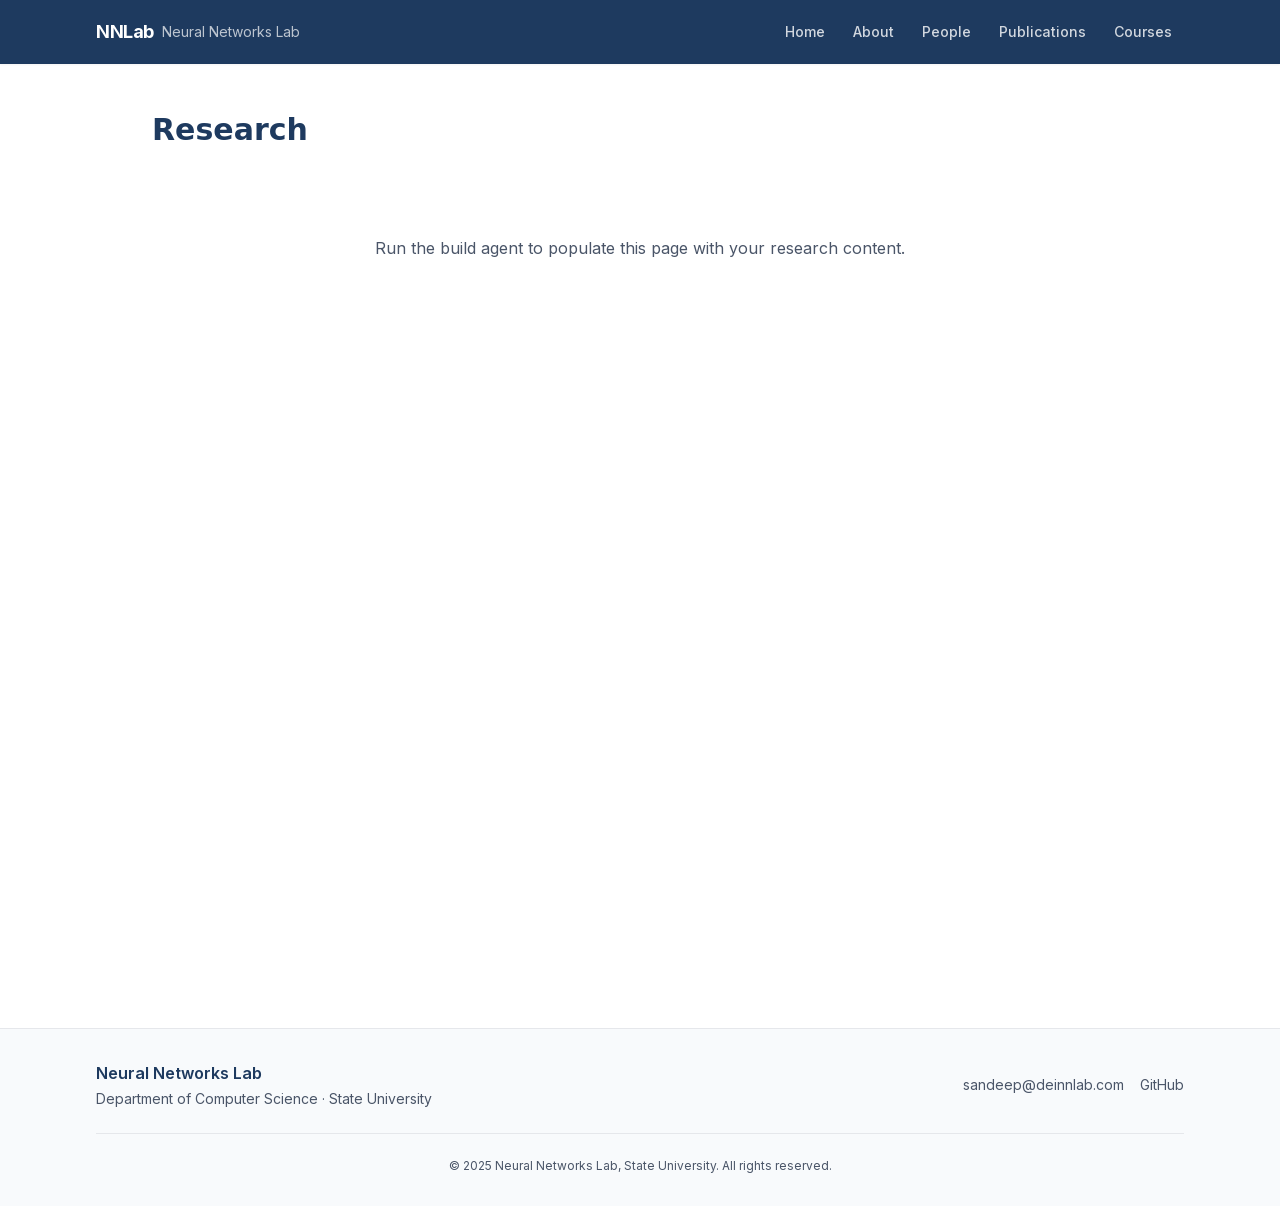
<file: research/index.html>
<!DOCTYPE html><html lang="en"><head><meta charSet="utf-8"/><meta name="viewport" content="width=device-width, initial-scale=1"/><link rel="preload" href="/_next/static/media/e4af272ccee01ff0-s.p.woff2" as="font" crossorigin="" type="font/woff2"/><link rel="stylesheet" href="/_next/static/css/364f4111d3280aca.css" data-precedence="next"/><link rel="preload" as="script" fetchPriority="low" href="/_next/static/chunks/webpack-9d964d8cb0d81fe9.js"/><script src="/_next/static/chunks/fd9d1056-3eee857bde8f3b06.js" async=""></script><script src="/_next/static/chunks/117-1410eaa8320e3733.js" async=""></script><script src="/_next/static/chunks/main-app-9709b040545f34bc.js" async=""></script><script src="/_next/static/chunks/972-380f0c685af81116.js" async=""></script><script src="/_next/static/chunks/app/layout-0d282a8eafd0fd22.js" async=""></script><title>Neural Networks Lab</title><meta name="description" content="Neural Networks Lab at State University"/><meta name="next-size-adjust"/><style>
          :root {
            --color-primary: #1e3a5f;
            --color-secondary: #2b6cb0;
            --color-accent: #c53030;
            --color-background: #ffffff;
            --color-surface: #f8fafc;
            --color-text-primary: #1a202c;
            --color-text-secondary: #4a5568;
          }
        </style><script src="/_next/static/chunks/polyfills-42372ed130431b0a.js" noModule=""></script></head><body class="__className_f367f3"><header class="sticky top-0 z-50 shadow-sm" style="background-color:var(--color-primary)"><nav class="max-w-6xl mx-auto px-4 sm:px-6 lg:px-8"><div class="flex items-center justify-between h-16"><a class="flex items-center gap-2" href="/"><span class="text-white font-bold text-lg tracking-tight">NNLab</span><span class="hidden sm:block text-white/70 text-sm">Neural Networks Lab</span></a><div class="hidden md:flex items-center gap-1"><a class="px-3 py-2 rounded-md text-sm font-medium transition-colors text-white/80 hover:bg-white/10 hover:text-white" href="/">Home</a><a class="px-3 py-2 rounded-md text-sm font-medium transition-colors text-white/80 hover:bg-white/10 hover:text-white" href="/about/">About</a><a class="px-3 py-2 rounded-md text-sm font-medium transition-colors text-white/80 hover:bg-white/10 hover:text-white" href="/people/">People</a><a class="px-3 py-2 rounded-md text-sm font-medium transition-colors text-white/80 hover:bg-white/10 hover:text-white" href="/publications/">Publications</a><a class="px-3 py-2 rounded-md text-sm font-medium transition-colors text-white/80 hover:bg-white/10 hover:text-white" href="/courses/">Courses</a></div><button class="md:hidden text-white/80 hover:text-white p-2" aria-label="Toggle menu"><svg class="w-6 h-6" fill="none" viewBox="0 0 24 24" stroke="currentColor"><path stroke-linecap="round" stroke-linejoin="round" stroke-width="2" d="M4 6h16M4 12h16M4 18h16"></path></svg></button></div></nav></header><main class="min-h-screen"><div class="max-w-5xl mx-auto px-4 sm:px-6 py-12"><h1 class="text-3xl font-bold mb-10" style="color:var(--color-primary)">Research</h1><p class="text-center py-12" style="color:var(--color-text-secondary)">Run the build agent to populate this page with your research content.</p></div></main><footer class="border-t mt-16" style="background-color:var(--color-surface)"><div class="max-w-6xl mx-auto px-4 sm:px-6 lg:px-8 py-8"><div class="flex flex-col md:flex-row items-center justify-between gap-4"><div><p class="font-semibold" style="color:var(--color-primary)">Neural Networks Lab</p><p class="text-sm mt-1" style="color:var(--color-text-secondary)">Department of Computer Science<!-- --> · <!-- -->State University</p></div><div class="flex items-center gap-4 text-sm" style="color:var(--color-text-secondary)"><a href="mailto:sandeep@deinnlab.com" class="hover:underline">sandeep@deinnlab.com</a><a href="https://github.com" target="_blank" rel="noopener noreferrer" class="hover:underline">GitHub</a></div></div><div class="mt-6 pt-6 border-t text-center text-xs" style="color:var(--color-text-secondary)">© 2025 Neural Networks Lab, State University. All rights reserved.</div></div></footer><script src="/_next/static/chunks/webpack-9d964d8cb0d81fe9.js" async=""></script><script>(self.__next_f=self.__next_f||[]).push([0]);self.__next_f.push([2,null])</script><script>self.__next_f.push([1,"1:HL[\"/_next/static/media/e4af272ccee01ff0-s.p.woff2\",\"font\",{\"crossOrigin\":\"\",\"type\":\"font/woff2\"}]\n2:HL[\"/_next/static/css/364f4111d3280aca.css\",\"style\"]\n"])</script><script>self.__next_f.push([1,"3:I[2846,[],\"\"]\n5:I[4707,[],\"\"]\n6:I[6423,[],\"\"]\n7:I[3420,[\"972\",\"static/chunks/972-380f0c685af81116.js\",\"185\",\"static/chunks/app/layout-0d282a8eafd0fd22.js\"],\"default\"]\n9:I[1060,[],\"\"]\na:[]\n"])</script><script>self.__next_f.push([1,"0:[\"$\",\"$L3\",null,{\"buildId\":\"erIXIb9yv74kvQMpXHf3U\",\"assetPrefix\":\"\",\"urlParts\":[\"\",\"research\",\"\"],\"initialTree\":[\"\",{\"children\":[\"research\",{\"children\":[\"__PAGE__\",{}]}]},\"$undefined\",\"$undefined\",true],\"initialSeedData\":[\"\",{\"children\":[\"research\",{\"children\":[\"__PAGE__\",{},[[\"$L4\",[\"$\",\"div\",null,{\"className\":\"max-w-5xl mx-auto px-4 sm:px-6 py-12\",\"children\":[[\"$\",\"h1\",null,{\"className\":\"text-3xl font-bold mb-10\",\"style\":{\"color\":\"var(--color-primary)\"},\"children\":\"Research\"}],false,false,false,[\"$\",\"p\",null,{\"className\":\"text-center py-12\",\"style\":{\"color\":\"var(--color-text-secondary)\"},\"children\":\"Run the build agent to populate this page with your research content.\"}]]}],null],null],null]},[null,[\"$\",\"$L5\",null,{\"parallelRouterKey\":\"children\",\"segmentPath\":[\"children\",\"research\",\"children\"],\"error\":\"$undefined\",\"errorStyles\":\"$undefined\",\"errorScripts\":\"$undefined\",\"template\":[\"$\",\"$L6\",null,{}],\"templateStyles\":\"$undefined\",\"templateScripts\":\"$undefined\",\"notFound\":\"$undefined\",\"notFoundStyles\":\"$undefined\"}]],null]},[[[[\"$\",\"link\",\"0\",{\"rel\":\"stylesheet\",\"href\":\"/_next/static/css/364f4111d3280aca.css\",\"precedence\":\"next\",\"crossOrigin\":\"$undefined\"}]],[\"$\",\"html\",null,{\"lang\":\"en\",\"children\":[[\"$\",\"head\",null,{\"children\":[\"$\",\"style\",null,{\"children\":\"\\n          :root {\\n            --color-primary: #1e3a5f;\\n            --color-secondary: #2b6cb0;\\n            --color-accent: #c53030;\\n            --color-background: #ffffff;\\n            --color-surface: #f8fafc;\\n            --color-text-primary: #1a202c;\\n            --color-text-secondary: #4a5568;\\n          }\\n        \"}]}],[\"$\",\"body\",null,{\"className\":\"__className_f367f3\",\"children\":[[\"$\",\"$L7\",null,{}],[\"$\",\"main\",null,{\"className\":\"min-h-screen\",\"children\":[\"$\",\"$L5\",null,{\"parallelRouterKey\":\"children\",\"segmentPath\":[\"children\"],\"error\":\"$undefined\",\"errorStyles\":\"$undefined\",\"errorScripts\":\"$undefined\",\"template\":[\"$\",\"$L6\",null,{}],\"templateStyles\":\"$undefined\",\"templateScripts\":\"$undefined\",\"notFound\":[[\"$\",\"title\",null,{\"children\":\"404: This page could not be found.\"}],[\"$\",\"div\",null,{\"style\":{\"fontFamily\":\"system-ui,\\\"Segoe UI\\\",Roboto,Helvetica,Arial,sans-serif,\\\"Apple Color Emoji\\\",\\\"Segoe UI Emoji\\\"\",\"height\":\"100vh\",\"textAlign\":\"center\",\"display\":\"flex\",\"flexDirection\":\"column\",\"alignItems\":\"center\",\"justifyContent\":\"center\"},\"children\":[\"$\",\"div\",null,{\"children\":[[\"$\",\"style\",null,{\"dangerouslySetInnerHTML\":{\"__html\":\"body{color:#000;background:#fff;margin:0}.next-error-h1{border-right:1px solid rgba(0,0,0,.3)}@media (prefers-color-scheme:dark){body{color:#fff;background:#000}.next-error-h1{border-right:1px solid rgba(255,255,255,.3)}}\"}}],[\"$\",\"h1\",null,{\"className\":\"next-error-h1\",\"style\":{\"display\":\"inline-block\",\"margin\":\"0 20px 0 0\",\"padding\":\"0 23px 0 0\",\"fontSize\":24,\"fontWeight\":500,\"verticalAlign\":\"top\",\"lineHeight\":\"49px\"},\"children\":\"404\"}],[\"$\",\"div\",null,{\"style\":{\"display\":\"inline-block\"},\"children\":[\"$\",\"h2\",null,{\"style\":{\"fontSize\":14,\"fontWeight\":400,\"lineHeight\":\"49px\",\"margin\":0},\"children\":\"This page could not be found.\"}]}]]}]}]],\"notFoundStyles\":[]}]}],[\"$\",\"footer\",null,{\"className\":\"border-t mt-16\",\"style\":{\"backgroundColor\":\"var(--color-surface)\"},\"children\":[\"$\",\"div\",null,{\"className\":\"max-w-6xl mx-auto px-4 sm:px-6 lg:px-8 py-8\",\"children\":[[\"$\",\"div\",null,{\"className\":\"flex flex-col md:flex-row items-center justify-between gap-4\",\"children\":[[\"$\",\"div\",null,{\"children\":[[\"$\",\"p\",null,{\"className\":\"font-semibold\",\"style\":{\"color\":\"var(--color-primary)\"},\"children\":\"Neural Networks Lab\"}],[\"$\",\"p\",null,{\"className\":\"text-sm mt-1\",\"style\":{\"color\":\"var(--color-text-secondary)\"},\"children\":[\"Department of Computer Science\",\" · \",\"State University\"]}]]}],[\"$\",\"div\",null,{\"className\":\"flex items-center gap-4 text-sm\",\"style\":{\"color\":\"var(--color-text-secondary)\"},\"children\":[[\"$\",\"a\",null,{\"href\":\"mailto:sandeep@deinnlab.com\",\"className\":\"hover:underline\",\"children\":\"sandeep@deinnlab.com\"}],[\"$\",\"a\",null,{\"href\":\"https://github.com\",\"target\":\"_blank\",\"rel\":\"noopener noreferrer\",\"className\":\"hover:underline\",\"children\":\"GitHub\"}],\"\"]}]]}],[\"$\",\"div\",null,{\"className\":\"mt-6 pt-6 border-t text-center text-xs\",\"style\":{\"color\":\"var(--color-text-secondary)\"},\"children\":\"© 2025 Neural Networks Lab, State University. All rights reserved.\"}]]}]}]]}]]}]],null],null],\"couldBeIntercepted\":false,\"initialHead\":[null,\"$L8\"],\"globalErrorComponent\":\"$9\",\"missingSlots\":\"$Wa\"}]\n"])</script><script>self.__next_f.push([1,"8:[[\"$\",\"meta\",\"0\",{\"name\":\"viewport\",\"content\":\"width=device-width, initial-scale=1\"}],[\"$\",\"meta\",\"1\",{\"charSet\":\"utf-8\"}],[\"$\",\"title\",\"2\",{\"children\":\"Neural Networks Lab\"}],[\"$\",\"meta\",\"3\",{\"name\":\"description\",\"content\":\"Neural Networks Lab at State University\"}],[\"$\",\"meta\",\"4\",{\"name\":\"next-size-adjust\"}]]\n4:null\n"])</script></body></html>
</file>
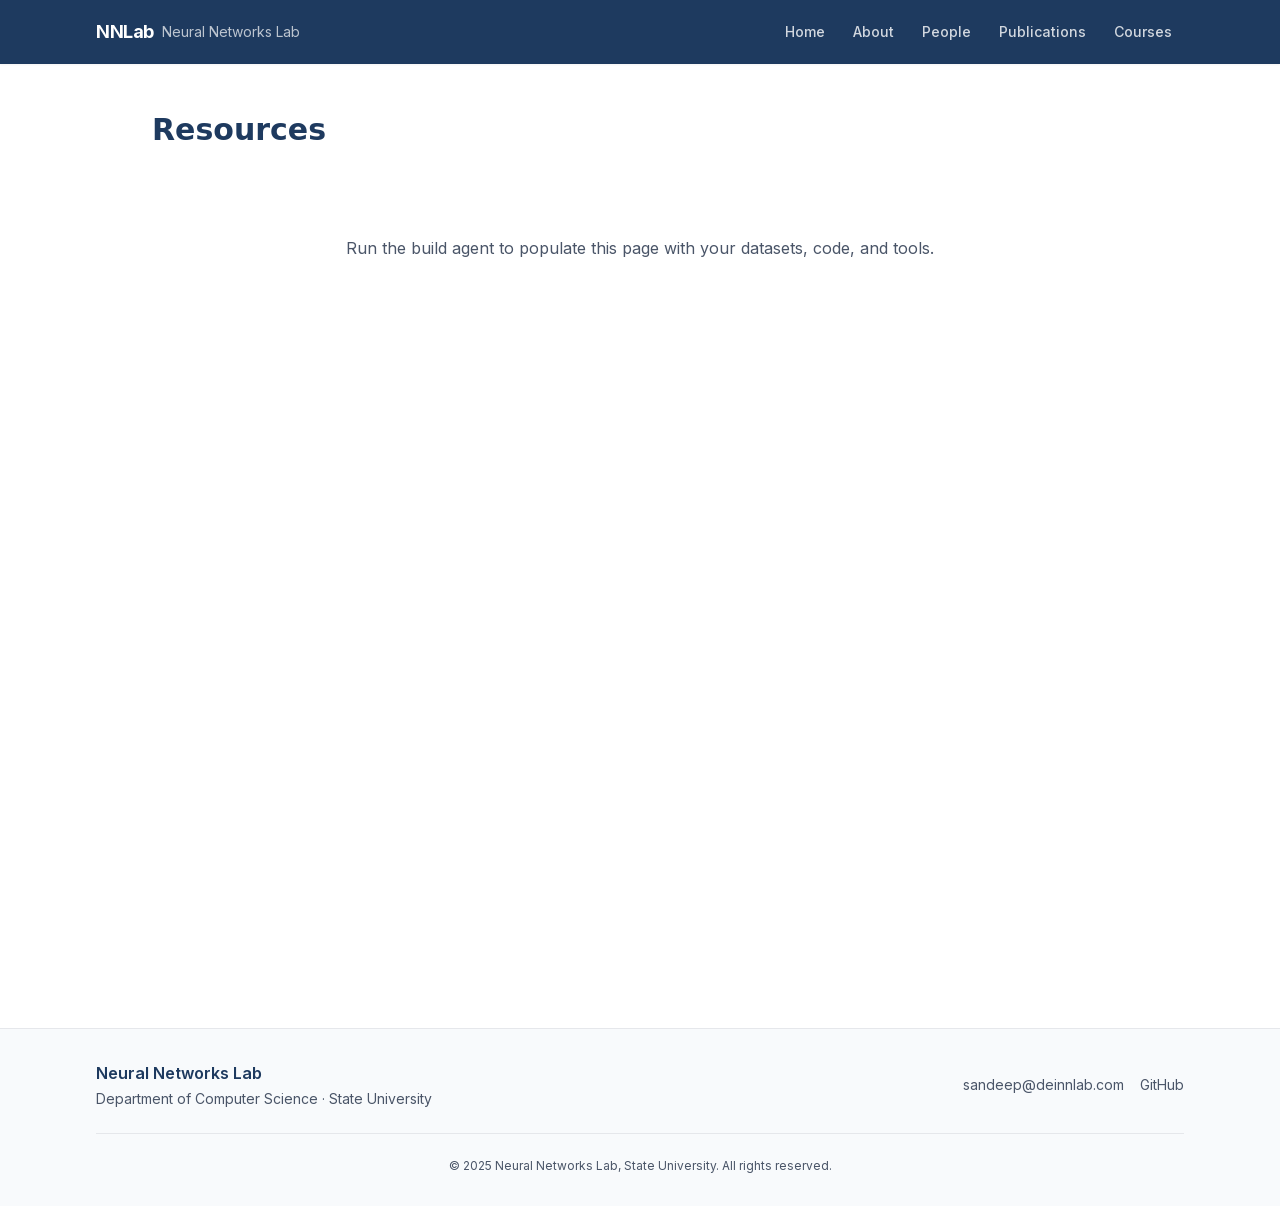
<file: resources/index.html>
<!DOCTYPE html><html lang="en"><head><meta charSet="utf-8"/><meta name="viewport" content="width=device-width, initial-scale=1"/><link rel="preload" href="/_next/static/media/e4af272ccee01ff0-s.p.woff2" as="font" crossorigin="" type="font/woff2"/><link rel="stylesheet" href="/_next/static/css/364f4111d3280aca.css" data-precedence="next"/><link rel="preload" as="script" fetchPriority="low" href="/_next/static/chunks/webpack-9d964d8cb0d81fe9.js"/><script src="/_next/static/chunks/fd9d1056-3eee857bde8f3b06.js" async=""></script><script src="/_next/static/chunks/117-1410eaa8320e3733.js" async=""></script><script src="/_next/static/chunks/main-app-9709b040545f34bc.js" async=""></script><script src="/_next/static/chunks/972-380f0c685af81116.js" async=""></script><script src="/_next/static/chunks/app/layout-0d282a8eafd0fd22.js" async=""></script><title>Neural Networks Lab</title><meta name="description" content="Neural Networks Lab at State University"/><meta name="next-size-adjust"/><style>
          :root {
            --color-primary: #1e3a5f;
            --color-secondary: #2b6cb0;
            --color-accent: #c53030;
            --color-background: #ffffff;
            --color-surface: #f8fafc;
            --color-text-primary: #1a202c;
            --color-text-secondary: #4a5568;
          }
        </style><script src="/_next/static/chunks/polyfills-42372ed130431b0a.js" noModule=""></script></head><body class="__className_f367f3"><header class="sticky top-0 z-50 shadow-sm" style="background-color:var(--color-primary)"><nav class="max-w-6xl mx-auto px-4 sm:px-6 lg:px-8"><div class="flex items-center justify-between h-16"><a class="flex items-center gap-2" href="/"><span class="text-white font-bold text-lg tracking-tight">NNLab</span><span class="hidden sm:block text-white/70 text-sm">Neural Networks Lab</span></a><div class="hidden md:flex items-center gap-1"><a class="px-3 py-2 rounded-md text-sm font-medium transition-colors text-white/80 hover:bg-white/10 hover:text-white" href="/">Home</a><a class="px-3 py-2 rounded-md text-sm font-medium transition-colors text-white/80 hover:bg-white/10 hover:text-white" href="/about/">About</a><a class="px-3 py-2 rounded-md text-sm font-medium transition-colors text-white/80 hover:bg-white/10 hover:text-white" href="/people/">People</a><a class="px-3 py-2 rounded-md text-sm font-medium transition-colors text-white/80 hover:bg-white/10 hover:text-white" href="/publications/">Publications</a><a class="px-3 py-2 rounded-md text-sm font-medium transition-colors text-white/80 hover:bg-white/10 hover:text-white" href="/courses/">Courses</a></div><button class="md:hidden text-white/80 hover:text-white p-2" aria-label="Toggle menu"><svg class="w-6 h-6" fill="none" viewBox="0 0 24 24" stroke="currentColor"><path stroke-linecap="round" stroke-linejoin="round" stroke-width="2" d="M4 6h16M4 12h16M4 18h16"></path></svg></button></div></nav></header><main class="min-h-screen"><div class="max-w-5xl mx-auto px-4 sm:px-6 py-12"><h1 class="text-3xl font-bold mb-10" style="color:var(--color-primary)">Resources</h1><p class="text-center py-12" style="color:var(--color-text-secondary)">Run the build agent to populate this page with your datasets, code, and tools.</p></div></main><footer class="border-t mt-16" style="background-color:var(--color-surface)"><div class="max-w-6xl mx-auto px-4 sm:px-6 lg:px-8 py-8"><div class="flex flex-col md:flex-row items-center justify-between gap-4"><div><p class="font-semibold" style="color:var(--color-primary)">Neural Networks Lab</p><p class="text-sm mt-1" style="color:var(--color-text-secondary)">Department of Computer Science<!-- --> · <!-- -->State University</p></div><div class="flex items-center gap-4 text-sm" style="color:var(--color-text-secondary)"><a href="mailto:sandeep@deinnlab.com" class="hover:underline">sandeep@deinnlab.com</a><a href="https://github.com" target="_blank" rel="noopener noreferrer" class="hover:underline">GitHub</a></div></div><div class="mt-6 pt-6 border-t text-center text-xs" style="color:var(--color-text-secondary)">© 2025 Neural Networks Lab, State University. All rights reserved.</div></div></footer><script src="/_next/static/chunks/webpack-9d964d8cb0d81fe9.js" async=""></script><script>(self.__next_f=self.__next_f||[]).push([0]);self.__next_f.push([2,null])</script><script>self.__next_f.push([1,"1:HL[\"/_next/static/media/e4af272ccee01ff0-s.p.woff2\",\"font\",{\"crossOrigin\":\"\",\"type\":\"font/woff2\"}]\n2:HL[\"/_next/static/css/364f4111d3280aca.css\",\"style\"]\n"])</script><script>self.__next_f.push([1,"3:I[2846,[],\"\"]\n5:I[4707,[],\"\"]\n6:I[6423,[],\"\"]\n7:I[3420,[\"972\",\"static/chunks/972-380f0c685af81116.js\",\"185\",\"static/chunks/app/layout-0d282a8eafd0fd22.js\"],\"default\"]\n9:I[1060,[],\"\"]\na:[]\n"])</script><script>self.__next_f.push([1,"0:[\"$\",\"$L3\",null,{\"buildId\":\"erIXIb9yv74kvQMpXHf3U\",\"assetPrefix\":\"\",\"urlParts\":[\"\",\"resources\",\"\"],\"initialTree\":[\"\",{\"children\":[\"resources\",{\"children\":[\"__PAGE__\",{}]}]},\"$undefined\",\"$undefined\",true],\"initialSeedData\":[\"\",{\"children\":[\"resources\",{\"children\":[\"__PAGE__\",{},[[\"$L4\",[\"$\",\"div\",null,{\"className\":\"max-w-5xl mx-auto px-4 sm:px-6 py-12\",\"children\":[[\"$\",\"h1\",null,{\"className\":\"text-3xl font-bold mb-10\",\"style\":{\"color\":\"var(--color-primary)\"},\"children\":\"Resources\"}],[\"$\",\"p\",null,{\"className\":\"text-center py-12\",\"style\":{\"color\":\"var(--color-text-secondary)\"},\"children\":\"Run the build agent to populate this page with your datasets, code, and tools.\"}],false,false,false,false]}],null],null],null]},[null,[\"$\",\"$L5\",null,{\"parallelRouterKey\":\"children\",\"segmentPath\":[\"children\",\"resources\",\"children\"],\"error\":\"$undefined\",\"errorStyles\":\"$undefined\",\"errorScripts\":\"$undefined\",\"template\":[\"$\",\"$L6\",null,{}],\"templateStyles\":\"$undefined\",\"templateScripts\":\"$undefined\",\"notFound\":\"$undefined\",\"notFoundStyles\":\"$undefined\"}]],null]},[[[[\"$\",\"link\",\"0\",{\"rel\":\"stylesheet\",\"href\":\"/_next/static/css/364f4111d3280aca.css\",\"precedence\":\"next\",\"crossOrigin\":\"$undefined\"}]],[\"$\",\"html\",null,{\"lang\":\"en\",\"children\":[[\"$\",\"head\",null,{\"children\":[\"$\",\"style\",null,{\"children\":\"\\n          :root {\\n            --color-primary: #1e3a5f;\\n            --color-secondary: #2b6cb0;\\n            --color-accent: #c53030;\\n            --color-background: #ffffff;\\n            --color-surface: #f8fafc;\\n            --color-text-primary: #1a202c;\\n            --color-text-secondary: #4a5568;\\n          }\\n        \"}]}],[\"$\",\"body\",null,{\"className\":\"__className_f367f3\",\"children\":[[\"$\",\"$L7\",null,{}],[\"$\",\"main\",null,{\"className\":\"min-h-screen\",\"children\":[\"$\",\"$L5\",null,{\"parallelRouterKey\":\"children\",\"segmentPath\":[\"children\"],\"error\":\"$undefined\",\"errorStyles\":\"$undefined\",\"errorScripts\":\"$undefined\",\"template\":[\"$\",\"$L6\",null,{}],\"templateStyles\":\"$undefined\",\"templateScripts\":\"$undefined\",\"notFound\":[[\"$\",\"title\",null,{\"children\":\"404: This page could not be found.\"}],[\"$\",\"div\",null,{\"style\":{\"fontFamily\":\"system-ui,\\\"Segoe UI\\\",Roboto,Helvetica,Arial,sans-serif,\\\"Apple Color Emoji\\\",\\\"Segoe UI Emoji\\\"\",\"height\":\"100vh\",\"textAlign\":\"center\",\"display\":\"flex\",\"flexDirection\":\"column\",\"alignItems\":\"center\",\"justifyContent\":\"center\"},\"children\":[\"$\",\"div\",null,{\"children\":[[\"$\",\"style\",null,{\"dangerouslySetInnerHTML\":{\"__html\":\"body{color:#000;background:#fff;margin:0}.next-error-h1{border-right:1px solid rgba(0,0,0,.3)}@media (prefers-color-scheme:dark){body{color:#fff;background:#000}.next-error-h1{border-right:1px solid rgba(255,255,255,.3)}}\"}}],[\"$\",\"h1\",null,{\"className\":\"next-error-h1\",\"style\":{\"display\":\"inline-block\",\"margin\":\"0 20px 0 0\",\"padding\":\"0 23px 0 0\",\"fontSize\":24,\"fontWeight\":500,\"verticalAlign\":\"top\",\"lineHeight\":\"49px\"},\"children\":\"404\"}],[\"$\",\"div\",null,{\"style\":{\"display\":\"inline-block\"},\"children\":[\"$\",\"h2\",null,{\"style\":{\"fontSize\":14,\"fontWeight\":400,\"lineHeight\":\"49px\",\"margin\":0},\"children\":\"This page could not be found.\"}]}]]}]}]],\"notFoundStyles\":[]}]}],[\"$\",\"footer\",null,{\"className\":\"border-t mt-16\",\"style\":{\"backgroundColor\":\"var(--color-surface)\"},\"children\":[\"$\",\"div\",null,{\"className\":\"max-w-6xl mx-auto px-4 sm:px-6 lg:px-8 py-8\",\"children\":[[\"$\",\"div\",null,{\"className\":\"flex flex-col md:flex-row items-center justify-between gap-4\",\"children\":[[\"$\",\"div\",null,{\"children\":[[\"$\",\"p\",null,{\"className\":\"font-semibold\",\"style\":{\"color\":\"var(--color-primary)\"},\"children\":\"Neural Networks Lab\"}],[\"$\",\"p\",null,{\"className\":\"text-sm mt-1\",\"style\":{\"color\":\"var(--color-text-secondary)\"},\"children\":[\"Department of Computer Science\",\" · \",\"State University\"]}]]}],[\"$\",\"div\",null,{\"className\":\"flex items-center gap-4 text-sm\",\"style\":{\"color\":\"var(--color-text-secondary)\"},\"children\":[[\"$\",\"a\",null,{\"href\":\"mailto:sandeep@deinnlab.com\",\"className\":\"hover:underline\",\"children\":\"sandeep@deinnlab.com\"}],[\"$\",\"a\",null,{\"href\":\"https://github.com\",\"target\":\"_blank\",\"rel\":\"noopener noreferrer\",\"className\":\"hover:underline\",\"children\":\"GitHub\"}],\"\"]}]]}],[\"$\",\"div\",null,{\"className\":\"mt-6 pt-6 border-t text-center text-xs\",\"style\":{\"color\":\"var(--color-text-secondary)\"},\"children\":\"© 2025 Neural Networks Lab, State University. All rights reserved.\"}]]}]}]]}]]}]],null],null],\"couldBeIntercepted\":false,\"initialHead\":[null,\"$L8\"],\"globalErrorComponent\":\"$9\",\"missingSlots\":\"$Wa\"}]\n"])</script><script>self.__next_f.push([1,"8:[[\"$\",\"meta\",\"0\",{\"name\":\"viewport\",\"content\":\"width=device-width, initial-scale=1\"}],[\"$\",\"meta\",\"1\",{\"charSet\":\"utf-8\"}],[\"$\",\"title\",\"2\",{\"children\":\"Neural Networks Lab\"}],[\"$\",\"meta\",\"3\",{\"name\":\"description\",\"content\":\"Neural Networks Lab at State University\"}],[\"$\",\"meta\",\"4\",{\"name\":\"next-size-adjust\"}]]\n4:null\n"])</script></body></html>
</file>
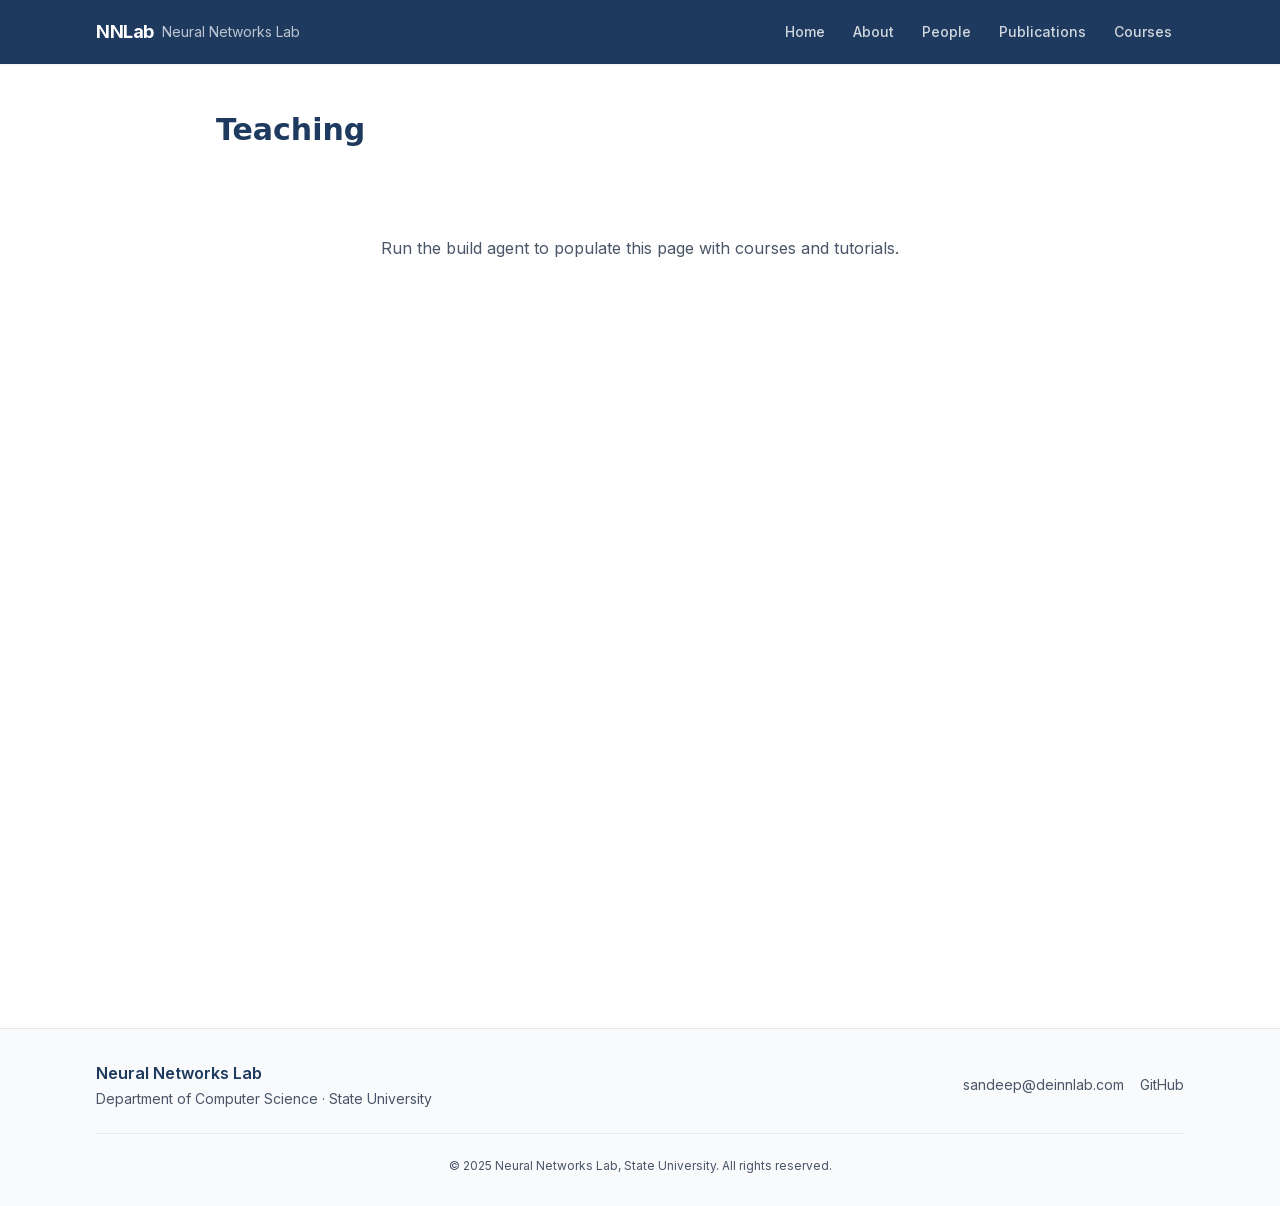
<file: teaching/index.html>
<!DOCTYPE html><html lang="en"><head><meta charSet="utf-8"/><meta name="viewport" content="width=device-width, initial-scale=1"/><link rel="preload" href="/_next/static/media/e4af272ccee01ff0-s.p.woff2" as="font" crossorigin="" type="font/woff2"/><link rel="stylesheet" href="/_next/static/css/364f4111d3280aca.css" data-precedence="next"/><link rel="preload" as="script" fetchPriority="low" href="/_next/static/chunks/webpack-9d964d8cb0d81fe9.js"/><script src="/_next/static/chunks/fd9d1056-3eee857bde8f3b06.js" async=""></script><script src="/_next/static/chunks/117-1410eaa8320e3733.js" async=""></script><script src="/_next/static/chunks/main-app-9709b040545f34bc.js" async=""></script><script src="/_next/static/chunks/972-380f0c685af81116.js" async=""></script><script src="/_next/static/chunks/app/layout-0d282a8eafd0fd22.js" async=""></script><title>Neural Networks Lab</title><meta name="description" content="Neural Networks Lab at State University"/><meta name="next-size-adjust"/><style>
          :root {
            --color-primary: #1e3a5f;
            --color-secondary: #2b6cb0;
            --color-accent: #c53030;
            --color-background: #ffffff;
            --color-surface: #f8fafc;
            --color-text-primary: #1a202c;
            --color-text-secondary: #4a5568;
          }
        </style><script src="/_next/static/chunks/polyfills-42372ed130431b0a.js" noModule=""></script></head><body class="__className_f367f3"><header class="sticky top-0 z-50 shadow-sm" style="background-color:var(--color-primary)"><nav class="max-w-6xl mx-auto px-4 sm:px-6 lg:px-8"><div class="flex items-center justify-between h-16"><a class="flex items-center gap-2" href="/"><span class="text-white font-bold text-lg tracking-tight">NNLab</span><span class="hidden sm:block text-white/70 text-sm">Neural Networks Lab</span></a><div class="hidden md:flex items-center gap-1"><a class="px-3 py-2 rounded-md text-sm font-medium transition-colors text-white/80 hover:bg-white/10 hover:text-white" href="/">Home</a><a class="px-3 py-2 rounded-md text-sm font-medium transition-colors text-white/80 hover:bg-white/10 hover:text-white" href="/about/">About</a><a class="px-3 py-2 rounded-md text-sm font-medium transition-colors text-white/80 hover:bg-white/10 hover:text-white" href="/people/">People</a><a class="px-3 py-2 rounded-md text-sm font-medium transition-colors text-white/80 hover:bg-white/10 hover:text-white" href="/publications/">Publications</a><a class="px-3 py-2 rounded-md text-sm font-medium transition-colors text-white/80 hover:bg-white/10 hover:text-white" href="/courses/">Courses</a></div><button class="md:hidden text-white/80 hover:text-white p-2" aria-label="Toggle menu"><svg class="w-6 h-6" fill="none" viewBox="0 0 24 24" stroke="currentColor"><path stroke-linecap="round" stroke-linejoin="round" stroke-width="2" d="M4 6h16M4 12h16M4 18h16"></path></svg></button></div></nav></header><main class="min-h-screen"><div class="max-w-4xl mx-auto px-4 sm:px-6 py-12"><h1 class="text-3xl font-bold mb-10" style="color:var(--color-primary)">Teaching</h1><p class="text-center py-12" style="color:var(--color-text-secondary)">Run the build agent to populate this page with courses and tutorials.</p></div></main><footer class="border-t mt-16" style="background-color:var(--color-surface)"><div class="max-w-6xl mx-auto px-4 sm:px-6 lg:px-8 py-8"><div class="flex flex-col md:flex-row items-center justify-between gap-4"><div><p class="font-semibold" style="color:var(--color-primary)">Neural Networks Lab</p><p class="text-sm mt-1" style="color:var(--color-text-secondary)">Department of Computer Science<!-- --> · <!-- -->State University</p></div><div class="flex items-center gap-4 text-sm" style="color:var(--color-text-secondary)"><a href="mailto:sandeep@deinnlab.com" class="hover:underline">sandeep@deinnlab.com</a><a href="https://github.com" target="_blank" rel="noopener noreferrer" class="hover:underline">GitHub</a></div></div><div class="mt-6 pt-6 border-t text-center text-xs" style="color:var(--color-text-secondary)">© 2025 Neural Networks Lab, State University. All rights reserved.</div></div></footer><script src="/_next/static/chunks/webpack-9d964d8cb0d81fe9.js" async=""></script><script>(self.__next_f=self.__next_f||[]).push([0]);self.__next_f.push([2,null])</script><script>self.__next_f.push([1,"1:HL[\"/_next/static/media/e4af272ccee01ff0-s.p.woff2\",\"font\",{\"crossOrigin\":\"\",\"type\":\"font/woff2\"}]\n2:HL[\"/_next/static/css/364f4111d3280aca.css\",\"style\"]\n"])</script><script>self.__next_f.push([1,"3:I[2846,[],\"\"]\n5:I[4707,[],\"\"]\n6:I[6423,[],\"\"]\n7:I[3420,[\"972\",\"static/chunks/972-380f0c685af81116.js\",\"185\",\"static/chunks/app/layout-0d282a8eafd0fd22.js\"],\"default\"]\n9:I[1060,[],\"\"]\na:[]\n"])</script><script>self.__next_f.push([1,"0:[\"$\",\"$L3\",null,{\"buildId\":\"erIXIb9yv74kvQMpXHf3U\",\"assetPrefix\":\"\",\"urlParts\":[\"\",\"teaching\",\"\"],\"initialTree\":[\"\",{\"children\":[\"teaching\",{\"children\":[\"__PAGE__\",{}]}]},\"$undefined\",\"$undefined\",true],\"initialSeedData\":[\"\",{\"children\":[\"teaching\",{\"children\":[\"__PAGE__\",{},[[\"$L4\",[\"$\",\"div\",null,{\"className\":\"max-w-4xl mx-auto px-4 sm:px-6 py-12\",\"children\":[[\"$\",\"h1\",null,{\"className\":\"text-3xl font-bold mb-10\",\"style\":{\"color\":\"var(--color-primary)\"},\"children\":\"Teaching\"}],[\"$\",\"p\",null,{\"className\":\"text-center py-12\",\"style\":{\"color\":\"var(--color-text-secondary)\"},\"children\":\"Run the build agent to populate this page with courses and tutorials.\"}],false,false,false]}],null],null],null]},[null,[\"$\",\"$L5\",null,{\"parallelRouterKey\":\"children\",\"segmentPath\":[\"children\",\"teaching\",\"children\"],\"error\":\"$undefined\",\"errorStyles\":\"$undefined\",\"errorScripts\":\"$undefined\",\"template\":[\"$\",\"$L6\",null,{}],\"templateStyles\":\"$undefined\",\"templateScripts\":\"$undefined\",\"notFound\":\"$undefined\",\"notFoundStyles\":\"$undefined\"}]],null]},[[[[\"$\",\"link\",\"0\",{\"rel\":\"stylesheet\",\"href\":\"/_next/static/css/364f4111d3280aca.css\",\"precedence\":\"next\",\"crossOrigin\":\"$undefined\"}]],[\"$\",\"html\",null,{\"lang\":\"en\",\"children\":[[\"$\",\"head\",null,{\"children\":[\"$\",\"style\",null,{\"children\":\"\\n          :root {\\n            --color-primary: #1e3a5f;\\n            --color-secondary: #2b6cb0;\\n            --color-accent: #c53030;\\n            --color-background: #ffffff;\\n            --color-surface: #f8fafc;\\n            --color-text-primary: #1a202c;\\n            --color-text-secondary: #4a5568;\\n          }\\n        \"}]}],[\"$\",\"body\",null,{\"className\":\"__className_f367f3\",\"children\":[[\"$\",\"$L7\",null,{}],[\"$\",\"main\",null,{\"className\":\"min-h-screen\",\"children\":[\"$\",\"$L5\",null,{\"parallelRouterKey\":\"children\",\"segmentPath\":[\"children\"],\"error\":\"$undefined\",\"errorStyles\":\"$undefined\",\"errorScripts\":\"$undefined\",\"template\":[\"$\",\"$L6\",null,{}],\"templateStyles\":\"$undefined\",\"templateScripts\":\"$undefined\",\"notFound\":[[\"$\",\"title\",null,{\"children\":\"404: This page could not be found.\"}],[\"$\",\"div\",null,{\"style\":{\"fontFamily\":\"system-ui,\\\"Segoe UI\\\",Roboto,Helvetica,Arial,sans-serif,\\\"Apple Color Emoji\\\",\\\"Segoe UI Emoji\\\"\",\"height\":\"100vh\",\"textAlign\":\"center\",\"display\":\"flex\",\"flexDirection\":\"column\",\"alignItems\":\"center\",\"justifyContent\":\"center\"},\"children\":[\"$\",\"div\",null,{\"children\":[[\"$\",\"style\",null,{\"dangerouslySetInnerHTML\":{\"__html\":\"body{color:#000;background:#fff;margin:0}.next-error-h1{border-right:1px solid rgba(0,0,0,.3)}@media (prefers-color-scheme:dark){body{color:#fff;background:#000}.next-error-h1{border-right:1px solid rgba(255,255,255,.3)}}\"}}],[\"$\",\"h1\",null,{\"className\":\"next-error-h1\",\"style\":{\"display\":\"inline-block\",\"margin\":\"0 20px 0 0\",\"padding\":\"0 23px 0 0\",\"fontSize\":24,\"fontWeight\":500,\"verticalAlign\":\"top\",\"lineHeight\":\"49px\"},\"children\":\"404\"}],[\"$\",\"div\",null,{\"style\":{\"display\":\"inline-block\"},\"children\":[\"$\",\"h2\",null,{\"style\":{\"fontSize\":14,\"fontWeight\":400,\"lineHeight\":\"49px\",\"margin\":0},\"children\":\"This page could not be found.\"}]}]]}]}]],\"notFoundStyles\":[]}]}],[\"$\",\"footer\",null,{\"className\":\"border-t mt-16\",\"style\":{\"backgroundColor\":\"var(--color-surface)\"},\"children\":[\"$\",\"div\",null,{\"className\":\"max-w-6xl mx-auto px-4 sm:px-6 lg:px-8 py-8\",\"children\":[[\"$\",\"div\",null,{\"className\":\"flex flex-col md:flex-row items-center justify-between gap-4\",\"children\":[[\"$\",\"div\",null,{\"children\":[[\"$\",\"p\",null,{\"className\":\"font-semibold\",\"style\":{\"color\":\"var(--color-primary)\"},\"children\":\"Neural Networks Lab\"}],[\"$\",\"p\",null,{\"className\":\"text-sm mt-1\",\"style\":{\"color\":\"var(--color-text-secondary)\"},\"children\":[\"Department of Computer Science\",\" · \",\"State University\"]}]]}],[\"$\",\"div\",null,{\"className\":\"flex items-center gap-4 text-sm\",\"style\":{\"color\":\"var(--color-text-secondary)\"},\"children\":[[\"$\",\"a\",null,{\"href\":\"mailto:sandeep@deinnlab.com\",\"className\":\"hover:underline\",\"children\":\"sandeep@deinnlab.com\"}],[\"$\",\"a\",null,{\"href\":\"https://github.com\",\"target\":\"_blank\",\"rel\":\"noopener noreferrer\",\"className\":\"hover:underline\",\"children\":\"GitHub\"}],\"\"]}]]}],[\"$\",\"div\",null,{\"className\":\"mt-6 pt-6 border-t text-center text-xs\",\"style\":{\"color\":\"var(--color-text-secondary)\"},\"children\":\"© 2025 Neural Networks Lab, State University. All rights reserved.\"}]]}]}]]}]]}]],null],null],\"couldBeIntercepted\":false,\"initialHead\":[null,\"$L8\"],\"globalErrorComponent\":\"$9\",\"missingSlots\":\"$Wa\"}]\n"])</script><script>self.__next_f.push([1,"8:[[\"$\",\"meta\",\"0\",{\"name\":\"viewport\",\"content\":\"width=device-width, initial-scale=1\"}],[\"$\",\"meta\",\"1\",{\"charSet\":\"utf-8\"}],[\"$\",\"title\",\"2\",{\"children\":\"Neural Networks Lab\"}],[\"$\",\"meta\",\"3\",{\"name\":\"description\",\"content\":\"Neural Networks Lab at State University\"}],[\"$\",\"meta\",\"4\",{\"name\":\"next-size-adjust\"}]]\n4:null\n"])</script></body></html>
</file>
<file: _next/static/css/364f4111d3280aca.css>
@font-face{font-family:__Inter_f367f3;font-style:normal;font-weight:100 900;font-display:swap;src:url(/_next/static/media/ba9851c3c22cd980-s.woff2) format("woff2");unicode-range:u+0460-052f,u+1c80-1c8a,u+20b4,u+2de0-2dff,u+a640-a69f,u+fe2e-fe2f}@font-face{font-family:__Inter_f367f3;font-style:normal;font-weight:100 900;font-display:swap;src:url(/_next/static/media/21350d82a1f187e9-s.woff2) format("woff2");unicode-range:u+0301,u+0400-045f,u+0490-0491,u+04b0-04b1,u+2116}@font-face{font-family:__Inter_f367f3;font-style:normal;font-weight:100 900;font-display:swap;src:url(/_next/static/media/c5fe6dc8356a8c31-s.woff2) format("woff2");unicode-range:u+1f??}@font-face{font-family:__Inter_f367f3;font-style:normal;font-weight:100 900;font-display:swap;src:url(/_next/static/media/19cfc7226ec3afaa-s.woff2) format("woff2");unicode-range:u+0370-0377,u+037a-037f,u+0384-038a,u+038c,u+038e-03a1,u+03a3-03ff}@font-face{font-family:__Inter_f367f3;font-style:normal;font-weight:100 900;font-display:swap;src:url(/_next/static/media/df0a9ae256c0569c-s.woff2) format("woff2");unicode-range:u+0102-0103,u+0110-0111,u+0128-0129,u+0168-0169,u+01a0-01a1,u+01af-01b0,u+0300-0301,u+0303-0304,u+0308-0309,u+0323,u+0329,u+1ea0-1ef9,u+20ab}@font-face{font-family:__Inter_f367f3;font-style:normal;font-weight:100 900;font-display:swap;src:url(/_next/static/media/8e9860b6e62d6359-s.woff2) format("woff2");unicode-range:u+0100-02ba,u+02bd-02c5,u+02c7-02cc,u+02ce-02d7,u+02dd-02ff,u+0304,u+0308,u+0329,u+1d00-1dbf,u+1e00-1e9f,u+1ef2-1eff,u+2020,u+20a0-20ab,u+20ad-20c0,u+2113,u+2c60-2c7f,u+a720-a7ff}@font-face{font-family:__Inter_f367f3;font-style:normal;font-weight:100 900;font-display:swap;src:url(/_next/static/media/e4af272ccee01ff0-s.p.woff2) format("woff2");unicode-range:u+00??,u+0131,u+0152-0153,u+02bb-02bc,u+02c6,u+02da,u+02dc,u+0304,u+0308,u+0329,u+2000-206f,u+20ac,u+2122,u+2191,u+2193,u+2212,u+2215,u+feff,u+fffd}@font-face{font-family:__Inter_Fallback_f367f3;src:local("Arial");ascent-override:90.49%;descent-override:22.56%;line-gap-override:0.00%;size-adjust:107.06%}.__className_f367f3{font-family:__Inter_f367f3,__Inter_Fallback_f367f3;font-style:normal}*,:after,:before{--tw-border-spacing-x:0;--tw-border-spacing-y:0;--tw-translate-x:0;--tw-translate-y:0;--tw-rotate:0;--tw-skew-x:0;--tw-skew-y:0;--tw-scale-x:1;--tw-scale-y:1;--tw-pan-x: ;--tw-pan-y: ;--tw-pinch-zoom: ;--tw-scroll-snap-strictness:proximity;--tw-gradient-from-position: ;--tw-gradient-via-position: ;--tw-gradient-to-position: ;--tw-ordinal: ;--tw-slashed-zero: ;--tw-numeric-figure: ;--tw-numeric-spacing: ;--tw-numeric-fraction: ;--tw-ring-inset: ;--tw-ring-offset-width:0px;--tw-ring-offset-color:#fff;--tw-ring-color:rgba(59,130,246,.5);--tw-ring-offset-shadow:0 0 #0000;--tw-ring-shadow:0 0 #0000;--tw-shadow:0 0 #0000;--tw-shadow-colored:0 0 #0000;--tw-blur: ;--tw-brightness: ;--tw-contrast: ;--tw-grayscale: ;--tw-hue-rotate: ;--tw-invert: ;--tw-saturate: ;--tw-sepia: ;--tw-drop-shadow: ;--tw-backdrop-blur: ;--tw-backdrop-brightness: ;--tw-backdrop-contrast: ;--tw-backdrop-grayscale: ;--tw-backdrop-hue-rotate: ;--tw-backdrop-invert: ;--tw-backdrop-opacity: ;--tw-backdrop-saturate: ;--tw-backdrop-sepia: ;--tw-contain-size: ;--tw-contain-layout: ;--tw-contain-paint: ;--tw-contain-style: }::backdrop{--tw-border-spacing-x:0;--tw-border-spacing-y:0;--tw-translate-x:0;--tw-translate-y:0;--tw-rotate:0;--tw-skew-x:0;--tw-skew-y:0;--tw-scale-x:1;--tw-scale-y:1;--tw-pan-x: ;--tw-pan-y: ;--tw-pinch-zoom: ;--tw-scroll-snap-strictness:proximity;--tw-gradient-from-position: ;--tw-gradient-via-position: ;--tw-gradient-to-position: ;--tw-ordinal: ;--tw-slashed-zero: ;--tw-numeric-figure: ;--tw-numeric-spacing: ;--tw-numeric-fraction: ;--tw-ring-inset: ;--tw-ring-offset-width:0px;--tw-ring-offset-color:#fff;--tw-ring-color:rgba(59,130,246,.5);--tw-ring-offset-shadow:0 0 #0000;--tw-ring-shadow:0 0 #0000;--tw-shadow:0 0 #0000;--tw-shadow-colored:0 0 #0000;--tw-blur: ;--tw-brightness: ;--tw-contrast: ;--tw-grayscale: ;--tw-hue-rotate: ;--tw-invert: ;--tw-saturate: ;--tw-sepia: ;--tw-drop-shadow: ;--tw-backdrop-blur: ;--tw-backdrop-brightness: ;--tw-backdrop-contrast: ;--tw-backdrop-grayscale: ;--tw-backdrop-hue-rotate: ;--tw-backdrop-invert: ;--tw-backdrop-opacity: ;--tw-backdrop-saturate: ;--tw-backdrop-sepia: ;--tw-contain-size: ;--tw-contain-layout: ;--tw-contain-paint: ;--tw-contain-style: }/*
! tailwindcss v3.4.19 | MIT License | https://tailwindcss.com
*/*,:after,:before{box-sizing:border-box;border:0 solid #e5e7eb}:after,:before{--tw-content:""}:host,html{line-height:1.5;-webkit-text-size-adjust:100%;-moz-tab-size:4;-o-tab-size:4;tab-size:4;font-family:var(--font-body),Inter,system-ui,sans-serif;font-feature-settings:normal;font-variation-settings:normal;-webkit-tap-highlight-color:transparent}body{margin:0;line-height:inherit}hr{height:0;color:inherit;border-top-width:1px}abbr:where([title]){-webkit-text-decoration:underline dotted;text-decoration:underline dotted}h1,h2,h3,h4,h5,h6{font-size:inherit;font-weight:inherit}a{color:inherit;text-decoration:inherit}b,strong{font-weight:bolder}code,kbd,pre,samp{font-family:ui-monospace,SFMono-Regular,Menlo,Monaco,Consolas,Liberation Mono,Courier New,monospace;font-feature-settings:normal;font-variation-settings:normal;font-size:1em}small{font-size:80%}sub,sup{font-size:75%;line-height:0;position:relative;vertical-align:baseline}sub{bottom:-.25em}sup{top:-.5em}table{text-indent:0;border-color:inherit;border-collapse:collapse}button,input,optgroup,select,textarea{font-family:inherit;font-feature-settings:inherit;font-variation-settings:inherit;font-size:100%;font-weight:inherit;line-height:inherit;letter-spacing:inherit;color:inherit;margin:0;padding:0}button,select{text-transform:none}button,input:where([type=button]),input:where([type=reset]),input:where([type=submit]){-webkit-appearance:button;background-color:transparent;background-image:none}:-moz-focusring{outline:auto}:-moz-ui-invalid{box-shadow:none}progress{vertical-align:baseline}::-webkit-inner-spin-button,::-webkit-outer-spin-button{height:auto}[type=search]{-webkit-appearance:textfield;outline-offset:-2px}::-webkit-search-decoration{-webkit-appearance:none}::-webkit-file-upload-button{-webkit-appearance:button;font:inherit}summary{display:list-item}blockquote,dd,dl,figure,h1,h2,h3,h4,h5,h6,hr,p,pre{margin:0}fieldset{margin:0}fieldset,legend{padding:0}menu,ol,ul{list-style:none;margin:0;padding:0}dialog{padding:0}textarea{resize:vertical}input::-moz-placeholder,textarea::-moz-placeholder{opacity:1;color:#9ca3af}input::placeholder,textarea::placeholder{opacity:1;color:#9ca3af}[role=button],button{cursor:pointer}:disabled{cursor:default}audio,canvas,embed,iframe,img,object,svg,video{display:block;vertical-align:middle}img,video{max-width:100%;height:auto}[hidden]:where(:not([hidden=until-found])){display:none}body{--tw-bg-opacity:1;background-color:rgb(255 255 255/var(--tw-bg-opacity,1));color:var(--color-text-primary);font-family:var(--font-body)}h1,h2,h3,h4,h5,h6{font-family:var(--font-heading)}.sticky{position:sticky}.top-0{top:0}.z-50{z-index:50}.mx-auto{margin-left:auto;margin-right:auto}.mb-1\.5{margin-bottom:.375rem}.mb-10{margin-bottom:2.5rem}.mb-12{margin-bottom:3rem}.mb-14{margin-bottom:3.5rem}.mb-2{margin-bottom:.5rem}.mb-3{margin-bottom:.75rem}.mb-4{margin-bottom:1rem}.mb-5{margin-bottom:1.25rem}.mb-6{margin-bottom:1.5rem}.mb-8{margin-bottom:2rem}.mr-2{margin-right:.5rem}.mt-0\.5{margin-top:.125rem}.mt-1{margin-top:.25rem}.mt-10{margin-top:2.5rem}.mt-16{margin-top:4rem}.mt-2{margin-top:.5rem}.mt-3{margin-top:.75rem}.mt-4{margin-top:1rem}.mt-6{margin-top:1.5rem}.line-clamp-2{overflow:hidden;display:-webkit-box;-webkit-box-orient:vertical;-webkit-line-clamp:2}.block{display:block}.inline-block{display:inline-block}.flex{display:flex}.grid{display:grid}.hidden{display:none}.h-16{height:4rem}.h-32{height:8rem}.h-6{height:1.5rem}.max-h-64{max-height:16rem}.min-h-screen{min-height:100vh}.w-16{width:4rem}.w-24{width:6rem}.w-28{width:7rem}.w-32{width:8rem}.w-6{width:1.5rem}.min-w-0{min-width:0}.max-w-2xl{max-width:42rem}.max-w-4xl{max-width:56rem}.max-w-5xl{max-width:64rem}.max-w-6xl{max-width:72rem}.flex-1{flex:1 1 0%}.flex-shrink-0{flex-shrink:0}.cursor-pointer{cursor:pointer}.list-inside{list-style-position:inside}.list-disc{list-style-type:disc}.grid-cols-1{grid-template-columns:repeat(1,minmax(0,1fr))}.flex-col{flex-direction:column}.flex-wrap{flex-wrap:wrap}.items-start{align-items:flex-start}.items-center{align-items:center}.justify-center{justify-content:center}.justify-between{justify-content:space-between}.gap-1{gap:.25rem}.gap-2{gap:.5rem}.gap-3{gap:.75rem}.gap-4{gap:1rem}.gap-5{gap:1.25rem}.gap-6{gap:1.5rem}.space-y-1>:not([hidden])~:not([hidden]){--tw-space-y-reverse:0;margin-top:calc(.25rem * calc(1 - var(--tw-space-y-reverse)));margin-bottom:calc(.25rem * var(--tw-space-y-reverse))}.space-y-2>:not([hidden])~:not([hidden]){--tw-space-y-reverse:0;margin-top:calc(.5rem * calc(1 - var(--tw-space-y-reverse)));margin-bottom:calc(.5rem * var(--tw-space-y-reverse))}.space-y-4>:not([hidden])~:not([hidden]){--tw-space-y-reverse:0;margin-top:calc(1rem * calc(1 - var(--tw-space-y-reverse)));margin-bottom:calc(1rem * var(--tw-space-y-reverse))}.space-y-5>:not([hidden])~:not([hidden]){--tw-space-y-reverse:0;margin-top:calc(1.25rem * calc(1 - var(--tw-space-y-reverse)));margin-bottom:calc(1.25rem * var(--tw-space-y-reverse))}.space-y-6>:not([hidden])~:not([hidden]){--tw-space-y-reverse:0;margin-top:calc(1.5rem * calc(1 - var(--tw-space-y-reverse)));margin-bottom:calc(1.5rem * var(--tw-space-y-reverse))}.whitespace-nowrap{white-space:nowrap}.rounded{border-radius:.25rem}.rounded-full{border-radius:9999px}.rounded-lg{border-radius:.5rem}.rounded-md{border-radius:.375rem}.rounded-xl{border-radius:.75rem}.border{border-width:1px}.border-2{border-width:2px}.border-b{border-bottom-width:1px}.border-b-2{border-bottom-width:2px}.border-l-4{border-left-width:4px}.border-t{border-top-width:1px}.border-gray-100{--tw-border-opacity:1;border-color:rgb(243 244 246/var(--tw-border-opacity,1))}.border-gray-200{--tw-border-opacity:1;border-color:rgb(229 231 235/var(--tw-border-opacity,1))}.border-white\/40{border-color:hsla(0,0%,100%,.4)}.bg-white{--tw-bg-opacity:1;background-color:rgb(255 255 255/var(--tw-bg-opacity,1))}.bg-white\/20{background-color:hsla(0,0%,100%,.2)}.object-cover{-o-object-fit:cover;object-fit:cover}.p-2{padding:.5rem}.p-3{padding:.75rem}.p-4{padding:1rem}.p-5{padding:1.25rem}.p-6{padding:1.5rem}.px-2{padding-left:.5rem;padding-right:.5rem}.px-3{padding-left:.75rem;padding-right:.75rem}.px-4{padding-left:1rem;padding-right:1rem}.px-6{padding-left:1.5rem;padding-right:1.5rem}.py-0\.5{padding-top:.125rem;padding-bottom:.125rem}.py-1{padding-top:.25rem;padding-bottom:.25rem}.py-12{padding-top:3rem;padding-bottom:3rem}.py-16{padding-top:4rem;padding-bottom:4rem}.py-2{padding-top:.5rem;padding-bottom:.5rem}.py-2\.5{padding-top:.625rem;padding-bottom:.625rem}.py-20{padding-top:5rem;padding-bottom:5rem}.py-3{padding-top:.75rem;padding-bottom:.75rem}.py-5{padding-top:1.25rem;padding-bottom:1.25rem}.py-8{padding-top:2rem;padding-bottom:2rem}.pb-2{padding-bottom:.5rem}.pb-3{padding-bottom:.75rem}.pt-0\.5{padding-top:.125rem}.pt-6{padding-top:1.5rem}.text-center{text-align:center}.text-right{text-align:right}.font-mono{font-family:ui-monospace,SFMono-Regular,Menlo,Monaco,Consolas,Liberation Mono,Courier New,monospace}.text-2xl{font-size:1.5rem;line-height:2rem}.text-3xl{font-size:1.875rem;line-height:2.25rem}.text-4xl{font-size:2.25rem;line-height:2.5rem}.text-base{font-size:1rem;line-height:1.5rem}.text-lg{font-size:1.125rem;line-height:1.75rem}.text-sm{font-size:.875rem;line-height:1.25rem}.text-xl{font-size:1.25rem;line-height:1.75rem}.text-xs{font-size:.75rem;line-height:1rem}.font-bold{font-weight:700}.font-medium{font-weight:500}.font-semibold{font-weight:600}.italic{font-style:italic}.leading-relaxed{line-height:1.625}.leading-snug{line-height:1.375}.tracking-tight{letter-spacing:-.025em}.text-white{--tw-text-opacity:1;color:rgb(255 255 255/var(--tw-text-opacity,1))}.text-white\/70{color:hsla(0,0%,100%,.7)}.text-white\/80{color:hsla(0,0%,100%,.8)}.text-white\/85{color:hsla(0,0%,100%,.85)}.underline{text-decoration-line:underline}.shadow-lg{--tw-shadow:0 10px 15px -3px rgba(0,0,0,.1),0 4px 6px -4px rgba(0,0,0,.1);--tw-shadow-colored:0 10px 15px -3px var(--tw-shadow-color),0 4px 6px -4px var(--tw-shadow-color)}.shadow-lg,.shadow-sm{box-shadow:var(--tw-ring-offset-shadow,0 0 #0000),var(--tw-ring-shadow,0 0 #0000),var(--tw-shadow)}.shadow-sm{--tw-shadow:0 1px 2px 0 rgba(0,0,0,.05);--tw-shadow-colored:0 1px 2px 0 var(--tw-shadow-color)}.filter{filter:var(--tw-blur) var(--tw-brightness) var(--tw-contrast) var(--tw-grayscale) var(--tw-hue-rotate) var(--tw-invert) var(--tw-saturate) var(--tw-sepia) var(--tw-drop-shadow)}.transition-colors{transition-property:color,background-color,border-color,text-decoration-color,fill,stroke;transition-timing-function:cubic-bezier(.4,0,.2,1);transition-duration:.15s}:root{--color-primary:#1e3a5f;--color-secondary:#2b6cb0;--color-accent:#c53030;--color-background:#fff;--color-surface:#f8fafc;--color-text-primary:#1a202c;--color-text-secondary:#4a5568;--font-heading:"Inter",system-ui,sans-serif;--font-body:"Inter",system-ui,sans-serif}.last\:border-0:last-child{border-width:0}.hover\:bg-white\/10:hover{background-color:hsla(0,0%,100%,.1)}.hover\:text-white:hover{--tw-text-opacity:1;color:rgb(255 255 255/var(--tw-text-opacity,1))}.hover\:underline:hover{text-decoration-line:underline}@media (min-width:640px){.sm\:block{display:block}.sm\:flex-row{flex-direction:row}.sm\:px-6{padding-left:1.5rem;padding-right:1.5rem}}@media (min-width:768px){.md\:flex{display:flex}.md\:hidden{display:none}.md\:grid-cols-2{grid-template-columns:repeat(2,minmax(0,1fr))}.md\:flex-row{flex-direction:row}.md\:text-5xl{font-size:3rem;line-height:1}.md\:text-xl{font-size:1.25rem;line-height:1.75rem}}@media (min-width:1024px){.lg\:grid-cols-3{grid-template-columns:repeat(3,minmax(0,1fr))}.lg\:px-8{padding-left:2rem;padding-right:2rem}}
</file>
